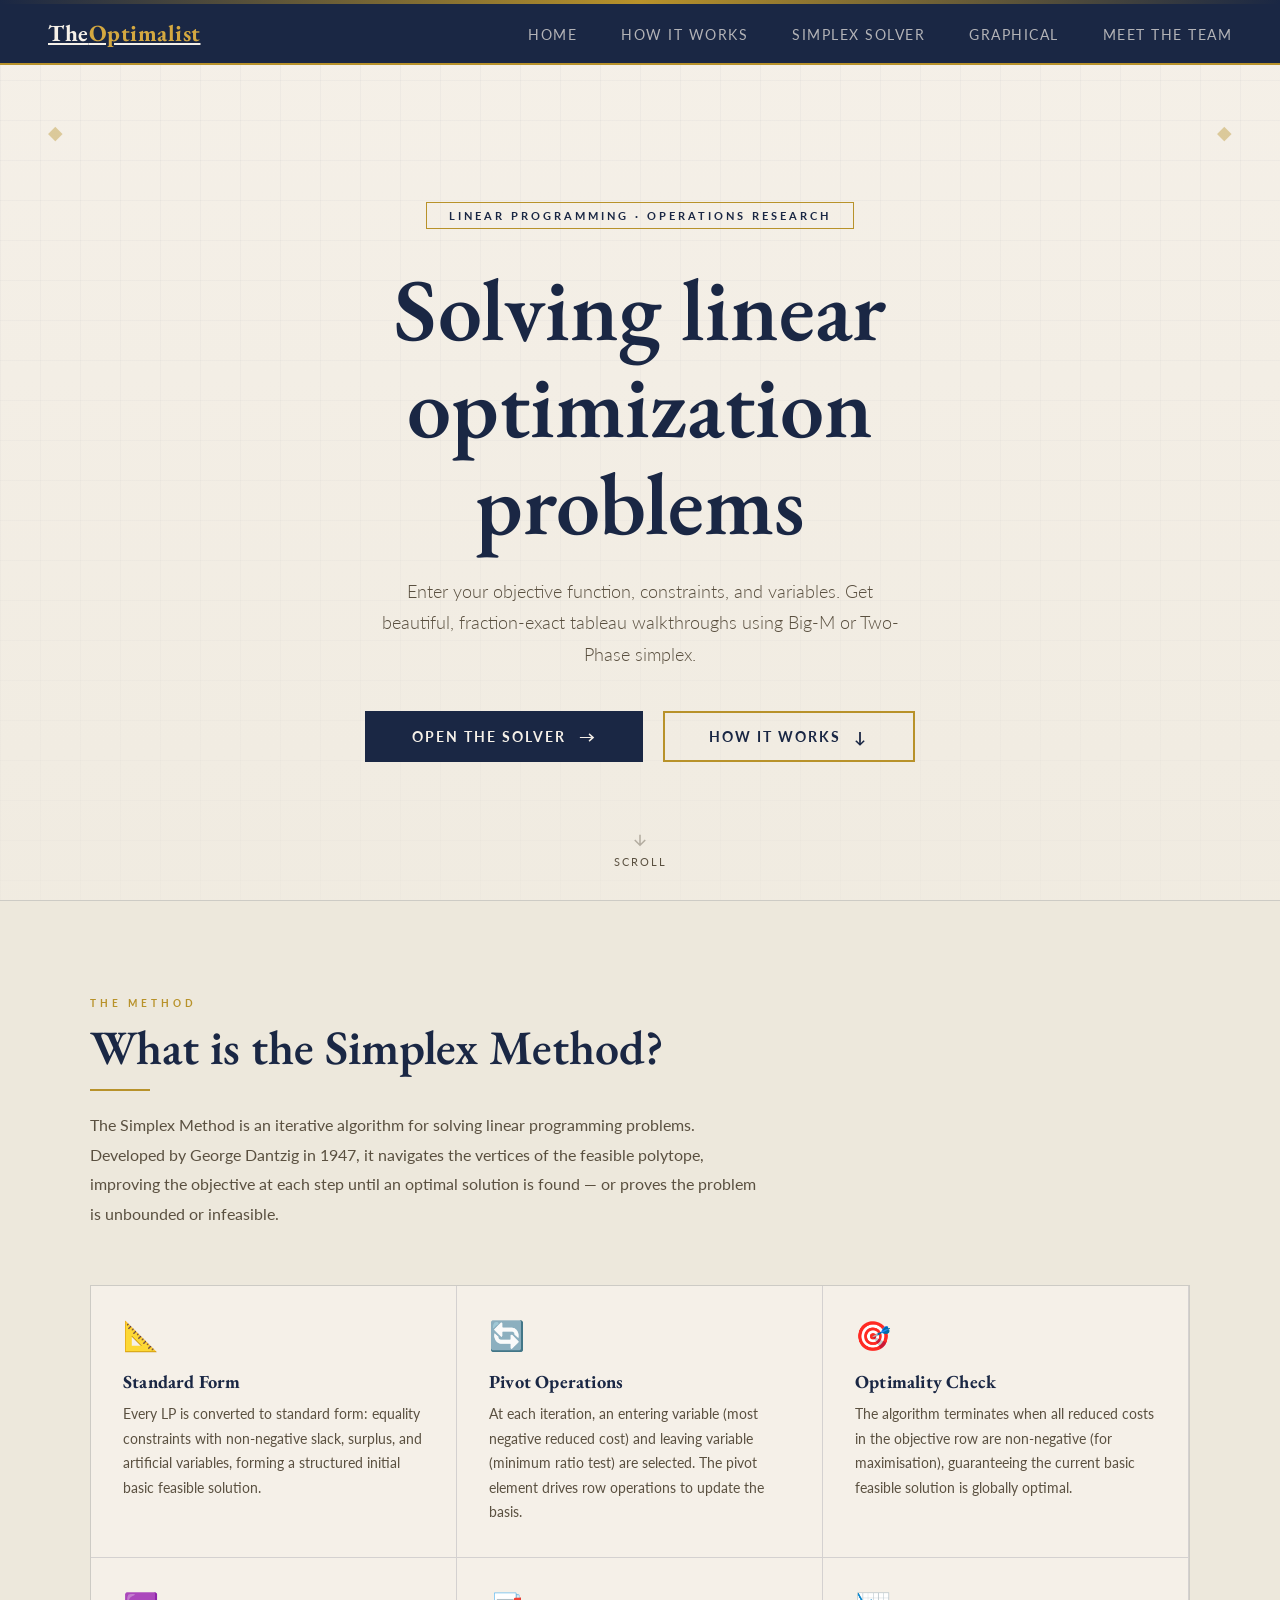
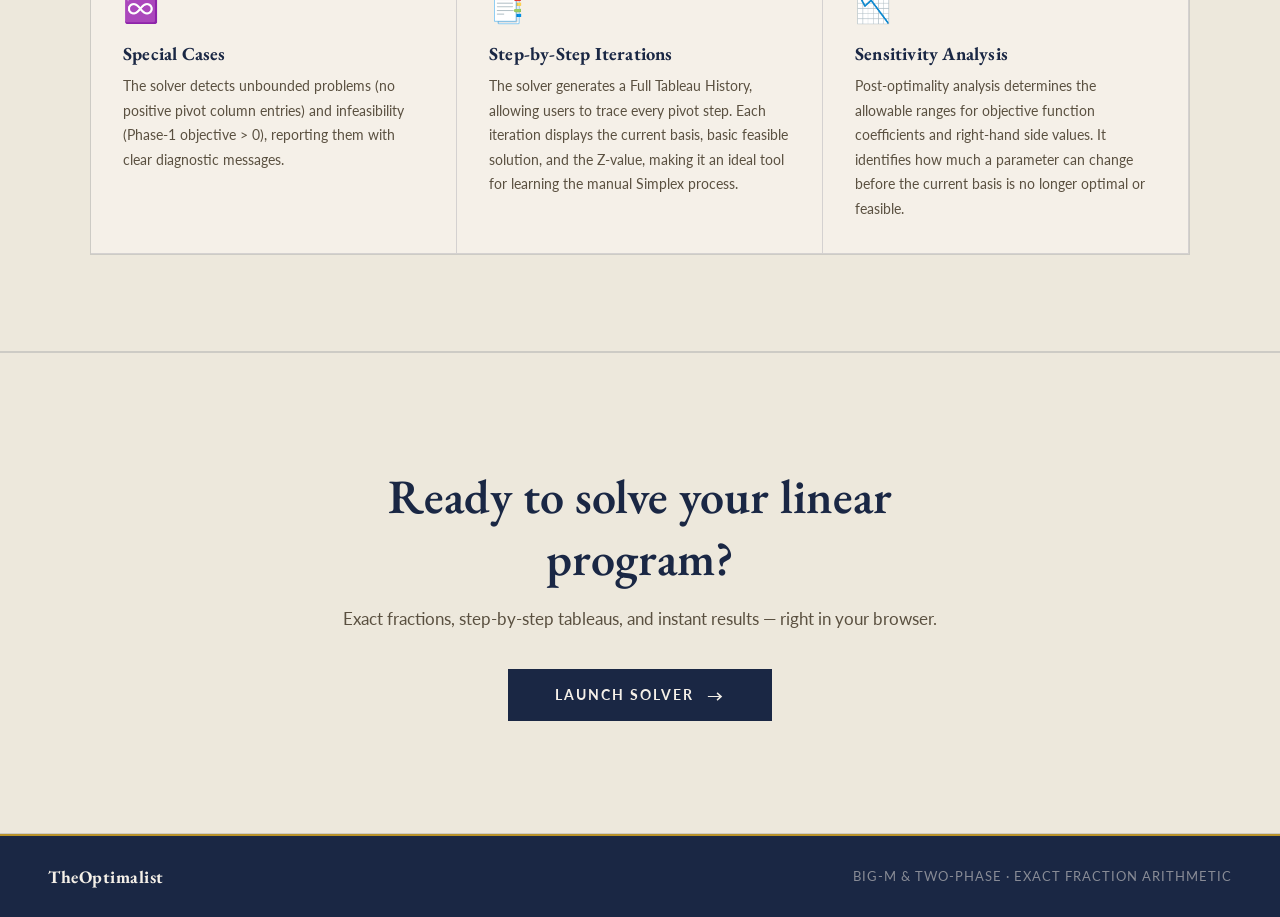
<file: index.html>
<!DOCTYPE html>
<html lang="en">
<head>
  <meta charset="UTF-8" />
  <meta name="viewport" content="width=device-width, initial-scale=1.0"/>
  <title>Optimalist — Linear Programming Solver</title>
  <link rel="preconnect" href="https://fonts.googleapis.com">
  <link href="https://fonts.googleapis.com/css2?family=EB+Garamond:ital,wght@0,400;0,500;0,600;0,700;1,400;1,600&family=Libre+Baskerville:ital,wght@0,400;0,700;1,400&family=Source+Code+Pro:wght@400;500&family=Lato:wght@300;400;700&display=swap" rel="stylesheet">
  <style>
    *, *::before, *::after { box-sizing: border-box; margin: 0; padding: 0; }

    :root {
      --cream: #f5f0e8;
      --parchment: #ede8dc;
      --dark-parchment: #ddd5c5;
      --navy: #1a2744;
      --navy-mid: #2c3e6b;
      --gold: #b8922a;
      --gold-light: #d4a840;
      --gold-pale: #f0e0b0;
      --text: #1c1c1c;
      --muted: #5a5040;
      --rule: rgba(26,39,68,0.15);
      --shadow: 0 2px 16px rgba(26,39,68,0.1);
      --shadow-lg: 0 8px 40px rgba(26,39,68,0.14);
    }

    html { scroll-behavior: smooth; }

    body {
      font-family: 'Lato', sans-serif;
      color: var(--text);
      min-height: 100vh;
      background-color: var(--cream);
      background-image:
        linear-gradient(rgba(26,39,68,0.03) 1px, transparent 1px),
        linear-gradient(90deg, rgba(26,39,68,0.03) 1px, transparent 1px);
      background-size: 40px 40px;
      position: relative;
      overflow-x: hidden;
    }

    /* No blobs — keep for HTML structure compatibility */
    .blob { display: none; }

    /* Decorative top rule */
    body::before {
      content: '';
      position: fixed;
      top: 0; left: 0; right: 0;
      height: 4px;
      background: linear-gradient(90deg, var(--navy), var(--gold), var(--navy));
      z-index: 999;
    }

    /* NAV */
    nav {
      position: fixed; top: 4px; left: 0; right: 0; z-index: 100;
      display: flex; align-items: center; justify-content: space-between;
      padding: 0.9rem 3rem;
      background: var(--navy);
      border-bottom: 2px solid var(--gold);
    }

    .nav-logo {
      font-family: 'EB Garamond', serif;
      font-size: 1.45rem;
      font-weight: 700;
      color: var(--cream);
      letter-spacing: 0.5px;
    }
    .nav-logo span { color: var(--gold-light); }

    .nav-links a {
      text-decoration: none;
      color: rgba(245,240,232,0.7);
      font-size: 0.85rem;
      font-weight: 400;
      letter-spacing: 1.5px;
      text-transform: uppercase;
      margin-left: 2.5rem;
      transition: color 0.2s;
    }
    .nav-links a:hover { color: var(--gold-light); }

    /* HERO */
    .hero {
      position: relative; z-index: 1;
      min-height: 100vh;
      display: flex; flex-direction: column;
      align-items: center; justify-content: center;
      text-align: center;
      padding: 8rem 2rem 4rem;
      background: linear-gradient(180deg, rgba(245,240,232,0) 0%, rgba(237,232,220,0.6) 100%);
    }

    /* Decorative corner elements */
    .hero::before, .hero::after {
      content: '◆';
      position: absolute;
      font-size: 1.2rem;
      color: var(--gold);
      opacity: 0.4;
    }
    .hero::before { top: 120px; left: 3rem; }
    .hero::after  { top: 120px; right: 3rem; }

    .hero-tag {
      display: inline-block;
      background: transparent;
      border: 1px solid var(--gold);
      color: var(--navy);
      font-size: 0.7rem;
      font-weight: 700;
      letter-spacing: 3px;
      text-transform: uppercase;
      padding: 0.4rem 1.4rem;
      margin-bottom: 2rem;
      font-family: 'Lato', sans-serif;
    }

    .hero h1 {
      font-family: 'EB Garamond', serif;
      font-size: clamp(3rem, 8vw, 5.5rem);
      font-weight: 600;
      line-height: 1.1;
      color: var(--navy);
      max-width: 800px;
      margin-bottom: 1.5rem;
    }

    .hero h1 em {
      font-style: italic;
      color: var(--gold);
      position: relative;
    }

    .hero p {
      font-size: 1.1rem;
      color: var(--muted);
      max-width: 520px;
      line-height: 1.8;
      margin-bottom: 2.5rem;
      font-weight: 300;
      font-family: 'Lato', sans-serif;
    }

    .btn-primary {
      display: inline-flex;
      align-items: center;
      gap: 0.8rem;
      background: var(--navy);
      color: var(--cream);
      text-decoration: none;
      font-size: 0.85rem;
      font-weight: 700;
      letter-spacing: 2px;
      text-transform: uppercase;
      padding: 0.9rem 2.8rem;
      border: 2px solid var(--navy);
      transition: background 0.2s ease, color 0.2s ease, border-color 0.2s;
      position: relative;
    }
    .btn-primary:hover {
      background: var(--gold);
      border-color: var(--gold);
      color: var(--navy);
    }

    .btn-arrow { font-size: 1rem; transition: transform 0.2s; }
    .btn-primary:hover .btn-arrow { transform: translateX(4px); }

    .hero-btns {
      display: flex;
      gap: 1.2rem;
      align-items: center;
      flex-wrap: wrap;
      justify-content: center;
    }

    .btn-secondary {
      display: inline-flex;
      align-items: center;
      gap: 0.8rem;
      background: transparent;
      color: var(--navy);
      text-decoration: none;
      font-size: 0.85rem;
      font-weight: 700;
      letter-spacing: 2px;
      text-transform: uppercase;
      padding: 0.9rem 2.8rem;
      border: 2px solid var(--gold);
      transition: background 0.2s ease, color 0.2s ease;
    }
    .btn-secondary:hover {
      background: var(--gold);
      color: var(--navy);
    }
    .btn-secondary .btn-arrow { font-size: 1rem; transition: transform 0.2s; }
    .btn-secondary:hover .btn-arrow { transform: translateY(3px); }

    /* SCROLL INDICATOR */
    .scroll-hint {
      position: absolute; bottom: 2rem;
      display: flex; flex-direction: column; align-items: center;
      gap: 0.4rem;
      color: var(--muted); font-size: 0.7rem; letter-spacing: 2px;
      animation: bounce 2s ease-in-out infinite;
      text-transform: uppercase;
    }
    .scroll-hint svg { opacity: 0.4; }
    @keyframes bounce { 0%,100%{transform:translateY(0)} 50%{transform:translateY(6px)} }

    /* SECTION WRAPPER */
    section { position: relative; z-index: 1; }

    /* WHAT IS SIMPLEX */
    .section-edu {
      padding: 6rem 2rem;
      background: var(--parchment);
      border-top: 1px solid var(--rule);
      border-bottom: 1px solid var(--rule);
    }
    .section-inner {
      max-width: 1100px;
      margin: 0 auto;
    }
    .section-label {
      font-size: 0.65rem;
      letter-spacing: 4px;
      text-transform: uppercase;
      color: var(--gold);
      font-weight: 700;
      margin-bottom: 0.6rem;
      font-family: 'Lato', sans-serif;
    }
    .section-title {
      font-family: 'EB Garamond', serif;
      font-size: clamp(2rem, 5vw, 3rem);
      font-weight: 600;
      color: var(--navy);
      margin-bottom: 0.6rem;
      line-height: 1.2;
    }
    /* Decorative rule under section titles */
    .section-title::after {
      content: '';
      display: block;
      width: 60px;
      height: 2px;
      background: var(--gold);
      margin-top: 0.8rem;
      margin-bottom: 1.2rem;
    }
    .section-desc {
      color: var(--muted);
      font-size: 1rem;
      line-height: 1.85;
      max-width: 680px;
      margin-bottom: 3.5rem;
      font-weight: 400;
    }

    /* ACADEMIC CARDS */
    .cards-grid {
      display: grid;
      grid-template-columns: repeat(auto-fit, minmax(280px, 1fr));
      gap: 0;
      border: 1px solid var(--rule);
    }

    .glass-card {
      background: var(--cream);
      border: none;
      border-right: 1px solid var(--rule);
      border-bottom: 1px solid var(--rule);
      border-radius: 0;
      padding: 2rem;
      box-shadow: none;
      transition: background 0.25s ease;
      position: relative;
    }
    .glass-card:hover {
      background: var(--gold-pale);
      transform: none;
      box-shadow: none;
    }
    .glass-card::before {
      content: '';
      position: absolute;
      top: 0; left: 0;
      width: 3px; height: 100%;
      background: var(--gold);
      opacity: 0;
      transition: opacity 0.25s;
    }
    .glass-card:hover::before { opacity: 1; }

    .card-icon {
      font-size: 1.8rem;
      margin-bottom: 1rem;
      display: block;
    }
    .card-title {
      font-family: 'EB Garamond', serif;
      font-size: 1.15rem;
      font-weight: 700;
      color: var(--navy);
      margin-bottom: 0.6rem;
      letter-spacing: 0.2px;
    }
    .card-text {
      font-size: 0.9rem;
      color: var(--muted);
      line-height: 1.7;
    }

    /* HOW IT WORKS */
    .section-how {
      padding: 6rem 2rem;
      background: var(--cream);
    }
    .steps-list {
      display: grid;
      grid-template-columns: repeat(auto-fit, minmax(220px, 1fr));
      gap: 0;
      margin-top: 3rem;
      border: 1px solid var(--rule);
    }
    .step {
      background: transparent;
      border: none;
      border-right: 1px solid var(--rule);
      border-radius: 0;
      padding: 2rem 1.8rem;
      box-shadow: none;
      position: relative;
      overflow: hidden;
    }
    .step::before {
      content: '';
      position: absolute; top: 0; left: 0; right: 0; height: 2px;
      background: var(--gold);
    }
    .step-num {
      font-family: 'EB Garamond', serif;
      font-size: 3.5rem;
      font-weight: 400;
      color: rgba(26,39,68,0.08);
      line-height: 1;
      margin-bottom: 0.5rem;
    }
    .step-title {
      font-family: 'EB Garamond', serif;
      font-weight: 700;
      font-size: 1.05rem;
      color: var(--navy);
      margin-bottom: 0.5rem;
    }
    .step-text {
      font-size: 0.875rem;
      color: var(--muted);
      line-height: 1.7;
    }

    /* FORMULA DISPLAY */
    .formula-card {
      background: var(--navy);
      border: none;
      border-radius: 0;
      padding: 3rem;
      box-shadow: var(--shadow-lg);
      margin-top: 3.5rem;
      display: flex;
      align-items: flex-start;
      gap: 3rem;
      flex-wrap: wrap;
    }
    .formula-block { flex: 1; min-width: 200px; }
    .formula-label {
      font-size: 0.65rem;
      letter-spacing: 3px;
      text-transform: uppercase;
      color: var(--gold-light);
      margin-bottom: 0.6rem;
      font-weight: 700;
      font-family: 'Lato', sans-serif;
    }
    .formula-text {
      font-family: 'Source Code Pro', monospace;
      font-size: 0.95rem;
      color: var(--cream);
      background: rgba(255,255,255,0.05);
      border: 1px solid rgba(184,146,42,0.3);
      padding: 1rem 1.4rem;
      border-radius: 0;
      line-height: 1.9;
    }

    /* CTA BAND */
    .cta-band {
      padding: 7rem 2rem;
      text-align: center;
      background: var(--parchment);
      border-top: 1px solid var(--rule);
      border-bottom: 1px solid var(--rule);
    }
    .cta-inner {
      max-width: 660px;
      margin: 0 auto;
    }
    .cta-band h2 {
      font-family: 'EB Garamond', serif;
      font-size: clamp(2rem, 5vw, 3rem);
      font-weight: 600;
      color: var(--navy);
      margin-bottom: 1.2rem;
    }
    .cta-band p {
      color: var(--muted);
      font-size: 1.05rem;
      margin-bottom: 2.5rem;
      font-weight: 400;
    }

    /* FOOTER */
    footer {
      position: relative; z-index: 1;
      padding: 1.8rem 3rem;
      display: flex;
      align-items: center;
      justify-content: space-between;
      background: var(--navy);
      border-top: 2px solid var(--gold);
      font-size: 0.8rem;
      color: rgba(245,240,232,0.5);
      letter-spacing: 1px;
      text-transform: uppercase;
    }
    footer .footer-logo {
      font-family: 'EB Garamond', serif;
      font-weight: 700;
      font-size: 1.1rem;
      color: var(--cream);
      letter-spacing: 0.5px;
      text-transform: none;
    }

    /* ANIMATIONS */
    .fade-up {
      opacity: 0;
      transform: translateY(24px);
      transition: opacity 0.7s ease, transform 0.7s ease;
    }
    .fade-up.visible {
      opacity: 1;
      transform: translateY(0);
    }
  </style>
</head>
<body>

  <!-- Background blobs -->
  <div class="blob blob-1"></div>
  <div class="blob blob-2"></div>
  <div class="blob blob-3"></div>

  <!-- NAV -->
  <nav>
    <a href="index.html" class="nav-logo">The<span>Optimalist</span></a>
    <div class="nav-links">
      <a href="index.html">Home</a>
      <a href="howitworks.html">How it Works</a>
      <a href="solver.html">Simplex Solver</a>
      <a href="graphical.html" class="active">Graphical</a>
      <a href="team.html">Meet the Team</a>
    </div>
  </nav>


  <!-- HERO -->
  <div class="hero">
    <div class="hero-tag">Linear Programming · Operations Research</div>
    <h1>Solving linear optimization problems</h1>
    <p>Enter your objective function, constraints, and variables. Get beautiful, fraction-exact tableau walkthroughs using Big-M or Two-Phase simplex.</p>
    <div class="hero-btns">
      <a href="solver.html" class="btn-primary">
        Open the Solver <span class="btn-arrow">→</span>
      </a>
      <a href="howitworks.html" class="btn-secondary">
        How it Works <span class="btn-arrow">↓</span>
      </a>
    </div>
    <div class="scroll-hint">
      <svg width="18" height="18" viewBox="0 0 24 24" fill="none" stroke="currentColor" stroke-width="2"><path d="M12 5v14M5 12l7 7 7-7"/></svg>
      SCROLL
    </div>
  </div>

  <!-- WHAT IS SIMPLEX -->
  <section class="section-edu">
    <div class="section-inner">
      <div class="fade-up">
        <div class="section-label">The Method</div>
        <h2 class="section-title">What is the Simplex Method?</h2>
        <p class="section-desc">
          The Simplex Method is an iterative algorithm for solving linear programming problems. Developed by George Dantzig in 1947, it navigates the vertices of the feasible polytope, improving the objective at each step until an optimal solution is found — or proves the problem is unbounded or infeasible.
        </p>
      </div>
      <div class="cards-grid fade-up" style="transition-delay:0.15s">
        <div class="glass-card">
          <span class="card-icon">📐</span>
          <div class="card-title">Standard Form</div>
          <div class="card-text">Every LP is converted to standard form: equality constraints with non-negative slack, surplus, and artificial variables, forming a structured initial basic feasible solution.</div>
        </div>
        <div class="glass-card">
          <span class="card-icon">🔄</span>
          <div class="card-title">Pivot Operations</div>
          <div class="card-text">At each iteration, an entering variable (most negative reduced cost) and leaving variable (minimum ratio test) are selected. The pivot element drives row operations to update the basis.</div>
        </div>
        <div class="glass-card">
          <span class="card-icon">🎯</span>
          <div class="card-title">Optimality Check</div>
          <div class="card-text">The algorithm terminates when all reduced costs in the objective row are non-negative (for maximisation), guaranteeing the current basic feasible solution is globally optimal.</div>
        </div>
        <div class="glass-card">
          <span class="card-icon">♾️</span>
          <div class="card-title">Special Cases</div>
          <div class="card-text">The solver detects unbounded problems (no positive pivot column entries) and infeasibility (Phase-1 objective > 0), reporting them with clear diagnostic messages.</div>
        </div>
        <div class="glass-card">
          <span class="card-icon">📑</span>
          <div class="card-title">Step-by-Step Iterations</div>
          <div class="card-text">The solver generates a Full Tableau History, allowing users to trace every pivot step. Each iteration displays the current basis, basic feasible solution, and the Z-value, making it an ideal tool for learning the manual Simplex process.</div>
        </div>
        <div class="glass-card">
          <span class="card-icon">📉</span>
          <div class="card-title">Sensitivity Analysis</div>
          <div class="card-text">Post-optimality analysis determines the allowable ranges for objective function coefficients and right-hand side values. It identifies how much a parameter can change before the current basis is no longer optimal or feasible.</div>
        </div>
      </div>
    </div>
  </section>

  <!-- CTA -->
  <section class="cta-band">
    <div class="cta-inner fade-up">
      <h2>Ready to solve your linear program?</h2>
      <p>Exact fractions, step-by-step tableaus, and instant results — right in your browser.</p>
      <a href="solver.html" class="btn-primary">
        Launch Solver <span class="btn-arrow">→</span>
      </a>
    </div>
  </section>

  <!-- FOOTER -->
  <footer>
    <div class="footer-logo">TheOptimalist</div>
    <div>Big-M &amp; Two-Phase · Exact Fraction Arithmetic</div>
  </footer>

  <script>
    // Intersection observer for fade-up
    const observer = new IntersectionObserver((entries) => {
      entries.forEach(e => { if (e.isIntersecting) { e.target.classList.add('visible'); } });
    }, { threshold: 0.12 });
    document.querySelectorAll('.fade-up').forEach(el => observer.observe(el));
  </script>
</body>
</html>
</file>
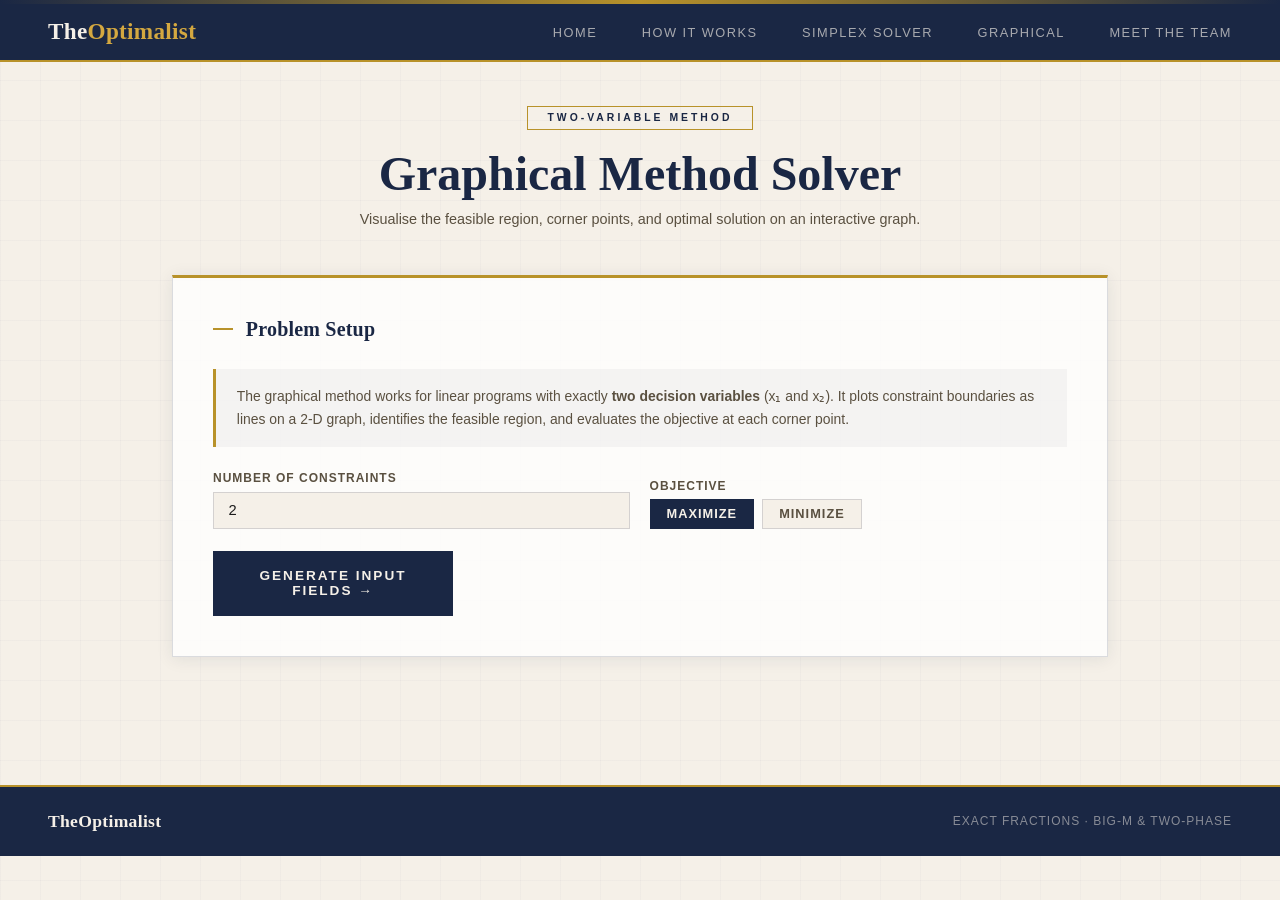
<file: graphical.html>
<!DOCTYPE html>
<html lang="en">

<head>
  <meta charset="UTF-8" />
  <meta name="viewport" content="width=device-width, initial-scale=1.0" />
  <title>Graphical Solver — TheOptimalist</title>
  <link rel="preconnect" href="https://fonts.googleapis.com">
  <link
    href="https://fonts.googleapis.com/css2?family=Playfair+Display:wght@400;700;900&family=DM+Sans:wght@300;400;500&family=JetBrains+Mono:wght@400;500&display=swap"
    rel="stylesheet">
  <style>
    *, *::before, *::after { box-sizing: border-box; margin: 0; padding: 0; }

    :root {
      --cream: #f5f0e8;
      --parchment: #ede8dc;
      --dark-parchment: #ddd5c5;
      --navy: #1a2744;
      --navy-mid: #2c3e6b;
      --gold: #b8922a;
      --gold-light: #d4a840;
      --gold-pale: #f5ead0;
      --text: #1c1c1c;
      --muted: #5a5040;
      --rule: rgba(26,39,68,0.15);
      --shadow: 0 2px 16px rgba(26,39,68,0.09);
      --shadow-lg: 0 8px 40px rgba(26,39,68,0.12);
      --accent-enter: #2a7a4e;
      --accent-leave: #b83232;
      --accent-pivot: #b8922a;
    }

    html { scroll-behavior: smooth; }

    body {
      font-family: 'Lato', sans-serif;
      color: var(--text);
      min-height: 100vh;
      background-color: var(--cream);
      background-image:
        linear-gradient(rgba(26,39,68,0.025) 1px, transparent 1px),
        linear-gradient(90deg, rgba(26,39,68,0.025) 1px, transparent 1px);
      background-size: 40px 40px;
      overflow-x: hidden;
    }

    body::before {
      content: '';
      position: fixed;
      top: 0; left: 0; right: 0;
      height: 4px;
      background: linear-gradient(90deg, var(--navy), var(--gold), var(--navy));
      z-index: 999;
    }

    nav {
      position: sticky; top: 4px; z-index: 200;
      display: flex; align-items: center; justify-content: space-between;
      padding: 0.9rem 3rem;
      background: var(--navy);
      border-bottom: 2px solid var(--gold);
    }
    .nav-logo { font-family: 'EB Garamond', serif; font-size: 1.45rem; font-weight: 700; color: var(--cream); text-decoration: none; letter-spacing: 0.3px; }
    .nav-logo span { color: var(--gold-light); }
    .nav-links a { text-decoration: none; color: rgba(245,240,232,0.65); font-size: 0.8rem; font-weight: 400; letter-spacing: 1.5px; text-transform: uppercase; margin-left: 2.5rem; transition: color 0.2s; }
    .nav-links a:hover, .nav-links a.active { color: var(--gold-light); }

    .page { position: relative; z-index: 1; max-width: 1000px; margin: 0 auto; padding: 3rem 2rem 6rem; }

    .page-header { text-align: center; margin-bottom: 3rem; }
    .page-tag { display: inline-block; background: transparent; border: 1px solid var(--gold); color: var(--navy); font-size: 0.65rem; letter-spacing: 3px; text-transform: uppercase; padding: 0.35rem 1.2rem; margin-bottom: 1rem; font-family: 'Lato', sans-serif; font-weight: 700; }
    .page-title { font-family: 'EB Garamond', serif; font-size: clamp(2rem, 5vw, 3rem); font-weight: 600; color: var(--navy); }
    .page-sub { margin-top: 0.6rem; font-size: 0.9rem; color: var(--muted); }

    .panel {
      background: rgba(255,255,255,0.8);
      border: 1px solid var(--rule);
      border-top: 3px solid var(--gold);
      border-radius: 0;
      padding: 2.5rem;
      box-shadow: var(--shadow);
      margin-bottom: 2rem;
    }
    .panel-title {
      font-family: 'EB Garamond', serif;
      font-size: 1.25rem;
      font-weight: 700;
      color: var(--navy);
      margin-bottom: 1.8rem;
      display: flex;
      align-items: center;
      gap: 0.8rem;
      letter-spacing: 0.2px;
    }
    .panel-title::before {
      content: '';
      display: block;
      width: 20px; height: 2px;
      background: var(--gold);
    }

    .form-row { display: flex; gap: 1.2rem; flex-wrap: wrap; margin-bottom: 1.4rem; align-items: flex-end; }
    .form-group { display: flex; flex-direction: column; gap: 0.4rem; flex: 1; min-width: 140px; }
    .form-group label { font-size: 0.75rem; font-weight: 700; color: var(--muted); letter-spacing: 1px; text-transform: uppercase; }

    input[type="number"],
    input[type="text"],
    select {
      background: var(--cream);
      border: 1.5px solid var(--rule);
      border-radius: 0;
      padding: 0.6rem 0.9rem;
      font-size: 0.92rem;
      color: var(--text);
      font-family: 'Lato', sans-serif;
      outline: none;
      transition: border-color 0.2s, box-shadow 0.2s;
      width: 100%;
    }
    input:focus, select:focus {
      border-color: var(--gold);
      box-shadow: 0 0 0 2px rgba(184,146,42,0.12);
    }

    .radio-group { display: flex; gap: 0.5rem; flex-wrap: wrap; }
    .radio-btn input { display: none; }
    .radio-btn label {
      display: inline-block;
      padding: 0.4rem 1rem;
      border-radius: 0;
      border: 1.5px solid var(--rule);
      font-size: 0.8rem;
      font-weight: 700;
      letter-spacing: 1px;
      text-transform: uppercase;
      color: var(--muted);
      cursor: pointer;
      transition: all 0.18s;
      background: var(--cream);
    }
    .radio-btn input:checked + label {
      background: var(--navy);
      color: var(--cream);
      border-color: var(--navy);
    }

    .btn-solve {
      width: 100%;
      padding: 0.95rem;
      background: var(--navy);
      color: var(--cream);
      border: 2px solid var(--navy);
      border-radius: 0;
      font-size: 0.85rem;
      font-weight: 700;
      letter-spacing: 2px;
      text-transform: uppercase;
      font-family: 'Lato', sans-serif;
      cursor: pointer;
      box-shadow: none;
      transition: background 0.2s, color 0.2s, border-color 0.2s;
    }
    .btn-solve:hover { background: var(--gold); border-color: var(--gold); color: var(--navy); }
    .btn-solve:active { opacity: 0.9; }

    /* Constraint builder table */
    .g-con-table { border-collapse: collapse; width: 100%; }
    .g-con-table th {
      font-size: 0.7rem; font-weight: 700; color: var(--navy);
      letter-spacing: 1.5px; text-transform: uppercase;
      padding: 0.5rem 0.5rem 0.8rem;
      text-align: center;
      border-bottom: 2px solid var(--gold);
      background: var(--parchment);
    }
    .g-con-table td { padding: 0.35rem 0.4rem; text-align: center; vertical-align: middle; }
    .g-con-table input[type="text"] { text-align: center; padding: 0.5rem 0.4rem; font-family: 'JetBrains Mono', monospace; font-size: 0.9rem; min-width: 60px; }
    .g-con-table .row-label { font-family: 'EB Garamond', serif; font-size: 0.95rem; font-weight: 700; color: var(--navy); white-space: nowrap; text-align: left; padding-right: 0.6rem; }
    .g-con-table select { padding: 0.5rem 0.3rem; min-width: 64px; font-size: 0.85rem; }
    .g-con-table .op-sym { font-family: 'EB Garamond', serif; font-weight: 700; color: var(--navy); font-size: 1rem; }

    /* Obj function row */
    .obj-row { display: flex; align-items: center; gap: 0.6rem; flex-wrap: wrap; font-family: 'JetBrains Mono', monospace; font-size: 0.95rem; color: var(--navy); }
    .obj-row input { max-width: 80px; text-align: center; }
    .obj-sym { font-family: 'EB Garamond', serif; font-weight: 700; font-size: 1.1rem; color: var(--navy); }

    /* Result styles */
    .result-banner {
      border-radius: 0;
      padding: 1.2rem 2rem;
      margin-bottom: 1.5rem;
      font-weight: 500;
      display: flex;
      align-items: center;
      gap: 1rem;
      border-left: 4px solid;
    }
    .result-banner.optimal  { background: rgba(42,122,78,0.07);  border-color: var(--accent-enter); color: #1a4a30; }
    .result-banner.unbounded { background: rgba(184,146,42,0.08); border-color: var(--gold);         color: #5a3e0a; }
    .result-banner.infeasible { background: rgba(184,50,50,0.07); border-color: var(--accent-leave); color: #5a1a1a; }
    .result-banner .banner-icon { font-size: 1.6rem; }

    .solution-grid { display: grid; grid-template-columns: repeat(auto-fit, minmax(140px, 1fr)); gap: 0; margin: 1.5rem 0; border: 1px solid var(--rule); }
    .solution-card { background: var(--cream); border: none; border-right: 1px solid var(--rule); border-radius: 0; padding: 1.2rem; text-align: center; }
    .solution-card .var-name { font-size: 0.7rem; color: var(--muted); letter-spacing: 2px; text-transform: uppercase; margin-bottom: 0.4rem; font-weight: 700; }
    .solution-card .var-val { font-family: 'JetBrains Mono', monospace; font-size: 1.4rem; font-weight: 500; color: var(--navy); }
    .solution-card.z-card { background: var(--navy); border-color: var(--navy); }
    .solution-card.z-card .var-name { color: var(--gold-light); }
    .solution-card.z-card .var-val { color: var(--cream); }

    .notes-list { list-style: none; padding: 0; }
    .notes-list li { display: flex; align-items: flex-start; gap: 0.6rem; font-size: 0.88rem; color: var(--muted); padding: 0.45rem 0; border-bottom: 1px solid var(--rule); line-height: 1.6; }
    .notes-list li:last-child { border-bottom: none; }
    .notes-list li::before { content: '→'; color: var(--gold); flex-shrink: 0; margin-top: 2px; }

    .divider { height: 1px; background: var(--rule); margin: 2rem 0; }

    /* Info box */
    .info-box {
      background: rgba(26,39,68,0.04);
      border-left: 3px solid var(--gold);
      padding: 1rem 1.3rem;
      font-size: 0.87rem;
      color: var(--muted);
      line-height: 1.65;
      margin-bottom: 1.5rem;
    }

    footer { position: relative; z-index: 1; padding: 1.5rem 3rem; border-top: 2px solid var(--gold); background: var(--navy); display: flex; justify-content: space-between; align-items: center; font-size: 0.75rem; color: rgba(245,240,232,0.5); letter-spacing: 1px; text-transform: uppercase; }
    footer .footer-logo { font-family: 'EB Garamond', serif; font-weight: 700; font-size: 1.1rem; color: var(--cream); letter-spacing: 0.3px; text-transform: none; }

    @media(max-width:600px){
      nav { padding: 0.8rem 1.2rem; }
      .nav-links a { margin-left: 1rem; }
      .panel { padding: 1.5rem; }
      .page { padding: 2rem 1rem 5rem; }
      .obj-row input { max-width: 60px; }
    }
  </style>
</head>

<body>

  <nav>
    <a href="index.html" class="nav-logo">The<span>Optimalist</span></a>
    <div class="nav-links">
      <a href="index.html">Home</a>
      <a href="howitworks.html">How it Works</a>
      <a href="solver.html">Simplex Solver</a>
      <a href="graphical.html">Graphical</a>
      <a href="team.html">Meet the Team</a>
    </div>
  </nav>

  <main class="page">
    <div class="page-header">
      <div class="page-tag">Two-Variable Method</div>
      <h1 class="page-title">Graphical Method Solver</h1>
      <p class="page-sub">Visualise the feasible region, corner points, and optimal solution on an interactive graph.</p>
    </div>

    <!-- ── STEP 1: Problem Setup ── -->
    <div class="panel">
      <div class="panel-title">Problem Setup</div>

      <div class="info-box">
        The graphical method works for linear programs with exactly <strong>two decision variables</strong> (x₁ and x₂).
        It plots constraint boundaries as lines on a 2-D graph, identifies the feasible region, and evaluates the objective at each corner point.
      </div>

      <div class="form-row">
        <div class="form-group">
          <label>Number of Constraints</label>
          <input type="number" id="gNumCons" min="1" max="8" value="2">
        </div>
        <div class="form-group">
          <label>Objective</label>
          <div class="radio-group">
            <div class="radio-btn">
              <input type="radio" name="gObjective" id="gObjMax" value="max" checked>
              <label for="gObjMax">Maximize</label>
            </div>
            <div class="radio-btn">
              <input type="radio" name="gObjective" id="gObjMin" value="min">
              <label for="gObjMin">Minimize</label>
            </div>
          </div>
        </div>
      </div>

      <button class="btn-solve" style="max-width:240px" onclick="gGenerateForm()">
        Generate Input Fields →
      </button>
    </div>

    <!-- ── STEP 2: Objective + Constraints ── -->
    <div id="gFormArea" style="display:none">

      <div class="panel">
        <div class="panel-title">Objective Function</div>
        <p style="font-size:0.78rem;color:var(--muted);letter-spacing:1px;text-transform:uppercase;font-weight:700;margin-bottom:1rem;">Z =</p>
        <div class="obj-row">
          <input type="text" id="gObj1" value="0" />
          <span class="obj-sym">x₁</span>
          <span class="obj-sym">+</span>
          <input type="text" id="gObj2" value="0" />
          <span class="obj-sym">x₂</span>
        </div>
        <p style="font-size:0.78rem;color:var(--muted);margin-top:0.8rem;">Non-negativity constraints x₁ ≥ 0, x₂ ≥ 0 are always assumed.</p>
      </div>

      <div class="panel">
        <div class="panel-title">Constraints</div>
        <div style="overflow-x:auto;">
          <table class="g-con-table">
            <thead>
              <tr>
                <th style="text-align:left">Row</th>
                <th>Coeff of x₁</th>
                <th></th>
                <th>Coeff of x₂</th>
                <th></th>
                <th>Sign</th>
                <th>RHS</th>
              </tr>
            </thead>
            <tbody id="gConBody"></tbody>
          </table>
        </div>
      </div>

      <button class="btn-solve" onclick="gSolve()">
        ⚡ Solve Graphically
      </button>
    </div>

    <!-- ── RESULTS ── -->
    <div id="gResults" style="display:none; margin-top: 2rem;">
      <div class="divider"></div>
      <div id="gResultsInner"></div>
    </div>

  </main>

  <footer>
    <div class="footer-logo">TheOptimalist</div>
    <div>Exact Fractions · Big-M &amp; Two-Phase</div>
  </footer>


  <script src="graphical.js"></script>

</body>
</html>
</file>
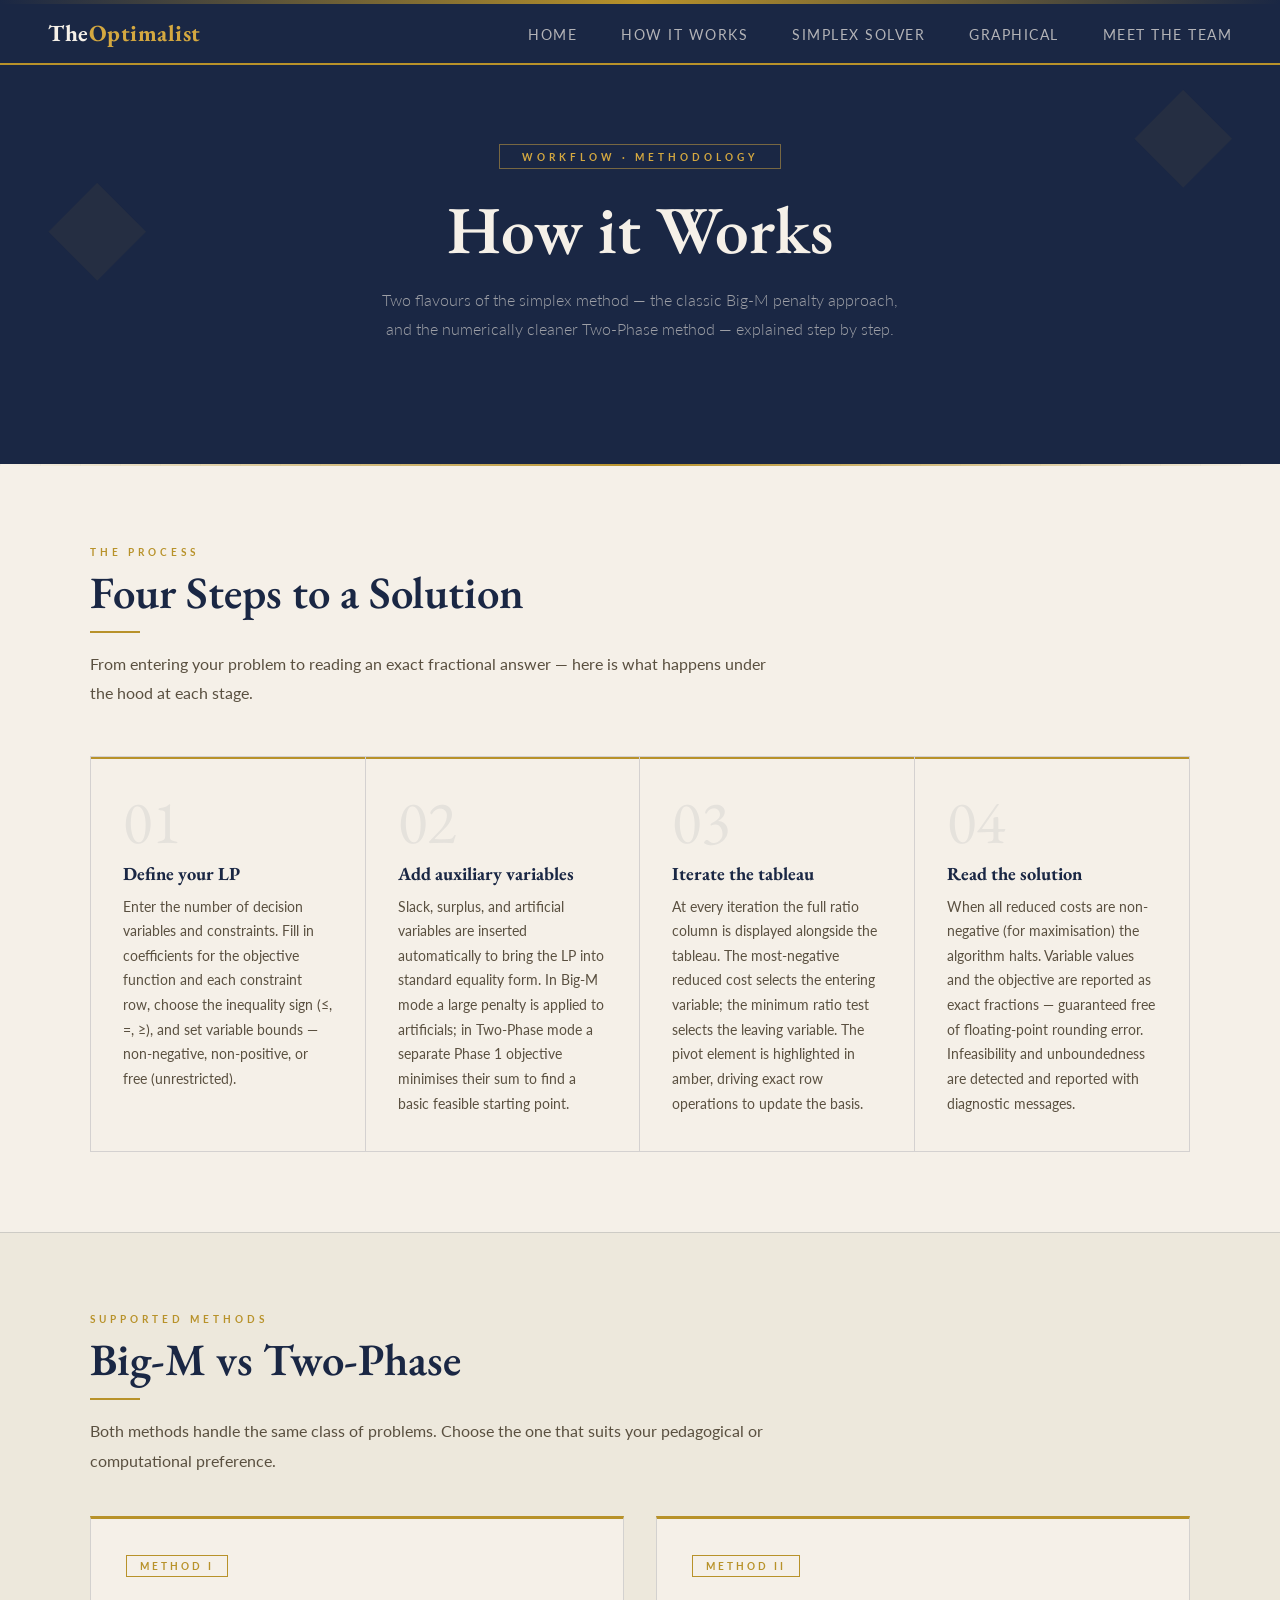
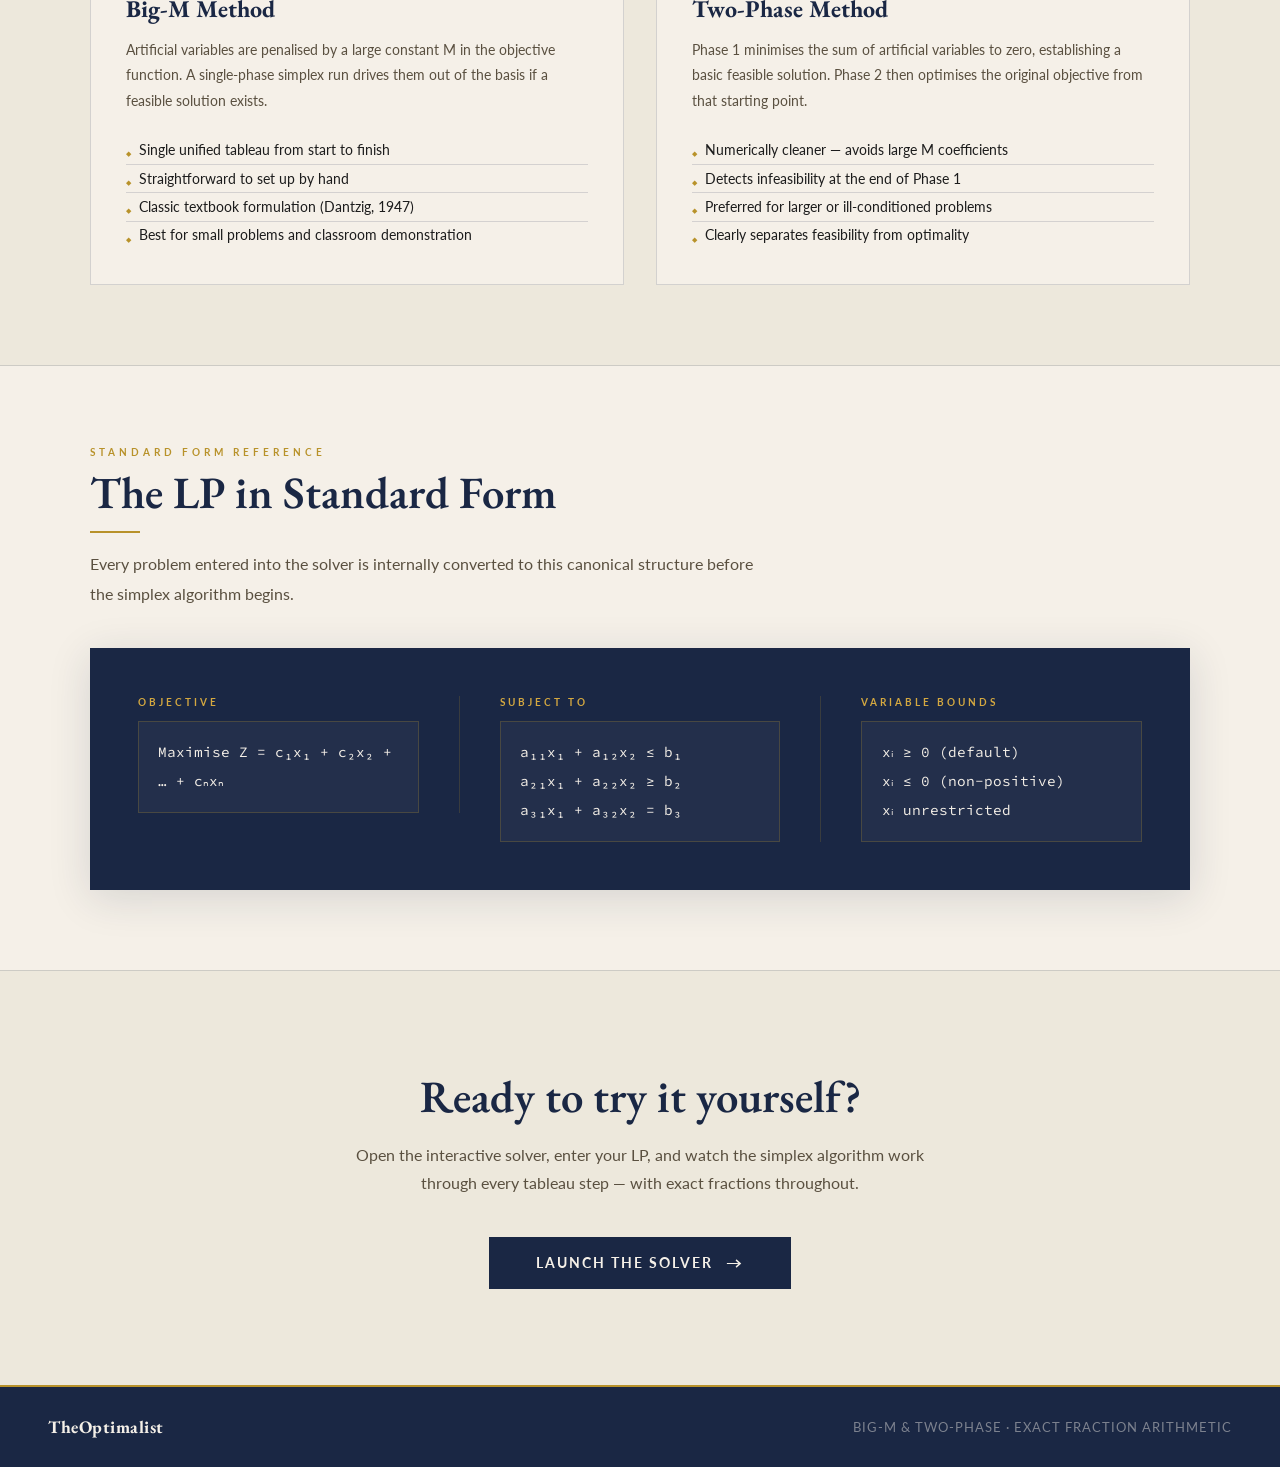
<file: howitworks.html>
<!DOCTYPE html>
<html lang="en">
<head>
  <meta charset="UTF-8" />
  <meta name="viewport" content="width=device-width, initial-scale=1.0"/>
  <title>How it Works — SimplexSolve</title>
  <link rel="preconnect" href="https://fonts.googleapis.com">
  <link href="https://fonts.googleapis.com/css2?family=EB+Garamond:ital,wght@0,400;0,500;0,600;0,700;1,400;1,600&family=Source+Code+Pro:wght@400;500&family=Lato:wght@300;400;700&display=swap" rel="stylesheet">
  <style>
    *, *::before, *::after { box-sizing: border-box; margin: 0; padding: 0; }

    :root {
      --cream: #f5f0e8;
      --parchment: #ede8dc;
      --dark-parchment: #ddd5c5;
      --navy: #1a2744;
      --navy-mid: #2c3e6b;
      --gold: #b8922a;
      --gold-light: #d4a840;
      --gold-pale: #f0e0b0;
      --text: #1c1c1c;
      --muted: #5a5040;
      --rule: rgba(26,39,68,0.15);
      --shadow: 0 2px 16px rgba(26,39,68,0.1);
      --shadow-lg: 0 8px 40px rgba(26,39,68,0.14);
    }

    html { scroll-behavior: smooth; }

    body {
      font-family: 'Lato', sans-serif;
      color: var(--text);
      min-height: 100vh;
      background-color: var(--cream);
      background-image:
        linear-gradient(rgba(26,39,68,0.03) 1px, transparent 1px),
        linear-gradient(90deg, rgba(26,39,68,0.03) 1px, transparent 1px);
      background-size: 40px 40px;
      overflow-x: hidden;
    }

    /* Decorative top rule */
    body::before {
      content: '';
      position: fixed;
      top: 0; left: 0; right: 0;
      height: 4px;
      background: linear-gradient(90deg, var(--navy), var(--gold), var(--navy));
      z-index: 999;
    }

    /* NAV */
    nav {
      position: fixed; top: 4px; left: 0; right: 0; z-index: 100;
      display: flex; align-items: center; justify-content: space-between;
      padding: 0.9rem 3rem;
      background: var(--navy);
      border-bottom: 2px solid var(--gold);
    }

    .nav-logo {
      font-family: 'EB Garamond', serif;
      font-size: 1.45rem;
      font-weight: 700;
      color: var(--cream);
      letter-spacing: 0.5px;
      text-decoration: none;
    }
    .nav-logo span { color: var(--gold-light); }

    .nav-links a {
      text-decoration: none;
      color: rgba(245,240,232,0.7);
      font-size: 0.85rem;
      font-weight: 400;
      letter-spacing: 1.5px;
      text-transform: uppercase;
      margin-left: 2.5rem;
      transition: color 0.2s;
    }
    .nav-links a:hover,
    .nav-links a.active { color: var(--gold-light); }

    /* PAGE HERO BANNER */
    .page-banner {
      padding: 9rem 2rem 5rem;
      background: var(--navy);
      text-align: center;
      position: relative;
      overflow: hidden;
    }

    .page-banner::before, .page-banner::after {
      content: '◆';
      position: absolute;
      font-size: 8rem;
      color: rgba(184,146,42,0.07);
      pointer-events: none;
    }
    .page-banner::before { top: 30%; left: 3rem; }
    .page-banner::after  { top: 10%; right: 3rem; }

    .banner-tag {
      display: inline-block;
      border: 1px solid rgba(212,168,64,0.5);
      color: var(--gold-light);
      font-size: 0.65rem;
      font-weight: 700;
      letter-spacing: 4px;
      text-transform: uppercase;
      padding: 0.35rem 1.4rem;
      margin-bottom: 1.5rem;
      font-family: 'Lato', sans-serif;
    }

    .page-banner h1 {
      font-family: 'EB Garamond', serif;
      font-size: clamp(2.5rem, 6vw, 4.2rem);
      font-weight: 600;
      color: var(--cream);
      line-height: 1.1;
      margin-bottom: 1.2rem;
    }

    .page-banner h1 em {
      font-style: italic;
      color: var(--gold-light);
    }

    .page-banner p {
      font-size: 1rem;
      color: rgba(245,240,232,0.6);
      max-width: 520px;
      line-height: 1.8;
      margin: 0 auto 2.5rem;
      font-weight: 300;
    }

    /* Gold rule divider below banner */
    .banner-rule {
      width: 100%;
      height: 2px;
      background: linear-gradient(90deg, transparent, var(--gold), transparent);
      margin: 0;
    }

    /* SECTION SHARED */
    section { position: relative; z-index: 1; }

    .section-inner {
      max-width: 1100px;
      margin: 0 auto;
    }

    .section-label {
      font-size: 0.65rem;
      letter-spacing: 4px;
      text-transform: uppercase;
      color: var(--gold);
      font-weight: 700;
      margin-bottom: 0.5rem;
      font-family: 'Lato', sans-serif;
    }

    .section-title {
      font-family: 'EB Garamond', serif;
      font-size: clamp(1.8rem, 4vw, 2.8rem);
      font-weight: 600;
      color: var(--navy);
      line-height: 1.2;
    }
    .section-title::after {
      content: '';
      display: block;
      width: 50px;
      height: 2px;
      background: var(--gold);
      margin-top: 0.7rem;
      margin-bottom: 1rem;
    }

    .section-desc {
      color: var(--muted);
      font-size: 1rem;
      line-height: 1.85;
      max-width: 680px;
      font-weight: 400;
    }

    /* ── STEP OVERVIEW ── */
    .steps-overview {
      padding: 5rem 2rem;
      background: var(--cream);
    }

    .steps-header {
      margin-bottom: 3rem;
    }

    .steps-grid {
      display: grid;
      grid-template-columns: repeat(auto-fit, minmax(240px, 1fr));
      gap: 0;
      border: 1px solid var(--rule);
      margin-top: 2.5rem;
    }

    .step-card {
      background: var(--cream);
      border-right: 1px solid var(--rule);
      padding: 2.2rem 2rem;
      position: relative;
      overflow: hidden;
      transition: background 0.25s;
    }
    .step-card:last-child { border-right: none; }
    .step-card:hover { background: var(--gold-pale); }

    .step-card::before {
      content: '';
      position: absolute;
      top: 0; left: 0; right: 0;
      height: 2px;
      background: var(--gold);
    }

    .step-num {
      font-family: 'EB Garamond', serif;
      font-size: 3.8rem;
      font-weight: 400;
      color: rgba(26,39,68,0.07);
      line-height: 1;
      margin-bottom: 0.5rem;
      user-select: none;
    }

    .step-title {
      font-family: 'EB Garamond', serif;
      font-size: 1.15rem;
      font-weight: 700;
      color: var(--navy);
      margin-bottom: 0.6rem;
    }

    .step-text {
      font-size: 0.88rem;
      color: var(--muted);
      line-height: 1.75;
    }

    /* ── METHOD COMPARISON ── */
    .methods-section {
      padding: 5rem 2rem;
      background: var(--parchment);
      border-top: 1px solid var(--rule);
      border-bottom: 1px solid var(--rule);
    }

    .methods-grid {
      display: grid;
      grid-template-columns: 1fr 1fr;
      gap: 2rem;
      margin-top: 2.5rem;
    }

    @media (max-width: 680px) {
      .methods-grid { grid-template-columns: 1fr; }
    }

    .method-card {
      background: var(--cream);
      border: 1px solid var(--rule);
      border-top: 3px solid var(--gold);
      padding: 2.2rem;
    }

    .method-badge {
      display: inline-block;
      font-size: 0.65rem;
      font-weight: 700;
      letter-spacing: 3px;
      text-transform: uppercase;
      color: var(--gold);
      border: 1px solid var(--gold);
      padding: 0.25rem 0.8rem;
      margin-bottom: 1rem;
    }

    .method-name {
      font-family: 'EB Garamond', serif;
      font-size: 1.5rem;
      font-weight: 700;
      color: var(--navy);
      margin-bottom: 0.8rem;
    }

    .method-desc {
      font-size: 0.9rem;
      color: var(--muted);
      line-height: 1.8;
      margin-bottom: 1.4rem;
    }

    .method-pros {
      list-style: none;
      padding: 0;
    }

    .method-pros li {
      font-size: 0.85rem;
      color: var(--text);
      padding: 0.35rem 0;
      border-bottom: 1px solid var(--rule);
      display: flex;
      align-items: flex-start;
      gap: 0.5rem;
    }
    .method-pros li:last-child { border-bottom: none; }
    .method-pros li::before {
      content: '◆';
      color: var(--gold);
      font-size: 0.45rem;
      margin-top: 0.45rem;
      flex-shrink: 0;
    }

    /* ── FORMULA SECTION ── */
    .formula-section {
      padding: 5rem 2rem;
      background: var(--cream);
    }

    .formula-card {
      background: var(--navy);
      padding: 3rem;
      box-shadow: var(--shadow-lg);
      margin-top: 2.5rem;
      display: flex;
      align-items: flex-start;
      gap: 0;
      flex-wrap: wrap;
    }

    .formula-block {
      flex: 1;
      min-width: 200px;
      padding: 0 2.5rem;
      border-right: 1px solid rgba(184,146,42,0.2);
    }
    .formula-block:first-child { padding-left: 0; }
    .formula-block:last-child  { border-right: none; padding-right: 0; }

    .formula-label {
      font-size: 0.65rem;
      letter-spacing: 3px;
      text-transform: uppercase;
      color: var(--gold-light);
      margin-bottom: 0.8rem;
      font-weight: 700;
      font-family: 'Lato', sans-serif;
    }

    .formula-text {
      font-family: 'Source Code Pro', monospace;
      font-size: 0.9rem;
      color: var(--cream);
      background: rgba(255,255,255,0.04);
      border: 1px solid rgba(184,146,42,0.25);
      padding: 1rem 1.2rem;
      line-height: 2;
    }

    /* ── CTA ── */
    .cta-section {
      padding: 6rem 2rem;
      text-align: center;
      background: var(--parchment);
      border-top: 1px solid var(--rule);
    }

    .cta-inner { max-width: 580px; margin: 0 auto; }

    .cta-section h2 {
      font-family: 'EB Garamond', serif;
      font-size: clamp(1.8rem, 4vw, 2.8rem);
      font-weight: 600;
      color: var(--navy);
      margin-bottom: 1rem;
    }

    .cta-section p {
      color: var(--muted);
      font-size: 1rem;
      margin-bottom: 2.5rem;
      font-weight: 400;
      line-height: 1.75;
    }

    .btn-primary {
      display: inline-flex;
      align-items: center;
      gap: 0.8rem;
      background: var(--navy);
      color: var(--cream);
      text-decoration: none;
      font-size: 0.85rem;
      font-weight: 700;
      letter-spacing: 2px;
      text-transform: uppercase;
      padding: 0.9rem 2.8rem;
      border: 2px solid var(--navy);
      transition: background 0.2s ease, color 0.2s ease, border-color 0.2s;
    }
    .btn-primary:hover {
      background: var(--gold);
      border-color: var(--gold);
      color: var(--navy);
    }
    .btn-arrow { font-size: 1rem; transition: transform 0.2s; }
    .btn-primary:hover .btn-arrow { transform: translateX(4px); }

    /* FOOTER */
    footer {
      padding: 1.8rem 3rem;
      display: flex;
      align-items: center;
      justify-content: space-between;
      background: var(--navy);
      border-top: 2px solid var(--gold);
      font-size: 0.8rem;
      color: rgba(245,240,232,0.45);
      letter-spacing: 1px;
      text-transform: uppercase;
    }
    footer .footer-logo {
      font-family: 'EB Garamond', serif;
      font-weight: 700;
      font-size: 1.1rem;
      color: var(--cream);
      letter-spacing: 0.5px;
      text-transform: none;
    }

    /* ANIMATIONS */
    .fade-up {
      opacity: 0;
      transform: translateY(24px);
      transition: opacity 0.7s ease, transform 0.7s ease;
    }
    .fade-up.visible {
      opacity: 1;
      transform: translateY(0);
    }

    @media (max-width: 600px) {
      nav { padding: 0.8rem 1.2rem; }
      .formula-card { flex-direction: column; }
      .formula-block { border-right: none; border-bottom: 1px solid rgba(184,146,42,0.2); padding: 1.5rem 0; }
      .formula-block:last-child { border-bottom: none; }
    }
  </style>
</head>
<body>

  <!-- NAV -->
  <nav>
    <a href="index.html" class="nav-logo">The<span>Optimalist</span></a>
    <div class="nav-links">
      <a href="index.html">Home</a>
      <a href="howitworks.html">How it Works</a>
      <a href="solver.html">Simplex Solver</a>
      <a href="graphical.html">Graphical</a>
      <a href="team.html">Meet the Team</a>
    </div>
  </nav>

  <!-- PAGE BANNER -->
  <div class="page-banner">
    <div class="banner-tag">Workflow · Methodology</div>
    <h1>How it Works</h1>
    <p>Two flavours of the simplex method — the classic Big-M penalty approach, and the numerically cleaner Two-Phase method — explained step by step.</p>
  </div>
  <div class="banner-rule"></div>

  <!-- STEP-BY-STEP -->
  <section class="steps-overview">
    <div class="section-inner">
      <div class="steps-header fade-up">
        <div class="section-label">The Process</div>
        <h2 class="section-title">Four Steps to a Solution</h2>
        <p class="section-desc">From entering your problem to reading an exact fractional answer — here is what happens under the hood at each stage.</p>
      </div>

      <div class="steps-grid fade-up" style="transition-delay:0.12s">
        <div class="step-card">
          <div class="step-num">01</div>
          <div class="step-title">Define your LP</div>
          <div class="step-text">Enter the number of decision variables and constraints. Fill in coefficients for the objective function and each constraint row, choose the inequality sign (≤, =, ≥), and set variable bounds — non-negative, non-positive, or free (unrestricted).</div>
        </div>
        <div class="step-card">
          <div class="step-num">02</div>
          <div class="step-title">Add auxiliary variables</div>
          <div class="step-text">Slack, surplus, and artificial variables are inserted automatically to bring the LP into standard equality form. In Big-M mode a large penalty is applied to artificials; in Two-Phase mode a separate Phase 1 objective minimises their sum to find a basic feasible starting point.</div>
        </div>
        <div class="step-card">
          <div class="step-num">03</div>
          <div class="step-title">Iterate the tableau</div>
          <div class="step-text">At every iteration the full ratio column is displayed alongside the tableau. The most-negative reduced cost selects the entering variable; the minimum ratio test selects the leaving variable. The pivot element is highlighted in amber, driving exact row operations to update the basis.</div>
        </div>
        <div class="step-card">
          <div class="step-num">04</div>
          <div class="step-title">Read the solution</div>
          <div class="step-text">When all reduced costs are non-negative (for maximisation) the algorithm halts. Variable values and the objective are reported as exact fractions — guaranteed free of floating-point rounding error. Infeasibility and unboundedness are detected and reported with diagnostic messages.</div>
        </div>
      </div>
    </div>
  </section>

  <!-- METHOD COMPARISON -->
  <section class="methods-section">
    <div class="section-inner">
      <div class="fade-up">
        <div class="section-label">Supported Methods</div>
        <h2 class="section-title">Big-M vs Two-Phase</h2>
        <p class="section-desc">Both methods handle the same class of problems. Choose the one that suits your pedagogical or computational preference.</p>
      </div>

      <div class="methods-grid fade-up" style="transition-delay:0.12s">
        <div class="method-card">
          <div class="method-badge">Method I</div>
          <div class="method-name">Big-M Method</div>
          <div class="method-desc">Artificial variables are penalised by a large constant M in the objective function. A single-phase simplex run drives them out of the basis if a feasible solution exists.</div>
          <ul class="method-pros">
            <li>Single unified tableau from start to finish</li>
            <li>Straightforward to set up by hand</li>
            <li>Classic textbook formulation (Dantzig, 1947)</li>
            <li>Best for small problems and classroom demonstration</li>
          </ul>
        </div>
        <div class="method-card">
          <div class="method-badge">Method II</div>
          <div class="method-name">Two-Phase Method</div>
          <div class="method-desc">Phase 1 minimises the sum of artificial variables to zero, establishing a basic feasible solution. Phase 2 then optimises the original objective from that starting point.</div>
          <ul class="method-pros">
            <li>Numerically cleaner — avoids large M coefficients</li>
            <li>Detects infeasibility at the end of Phase 1</li>
            <li>Preferred for larger or ill-conditioned problems</li>
            <li>Clearly separates feasibility from optimality</li>
          </ul>
        </div>
      </div>
    </div>
  </section>

  <!-- FORMULA REFERENCE -->
  <section class="formula-section">
    <div class="section-inner">
      <div class="fade-up">
        <div class="section-label">Standard Form Reference</div>
        <h2 class="section-title">The LP in Standard Form</h2>
        <p class="section-desc">Every problem entered into the solver is internally converted to this canonical structure before the simplex algorithm begins.</p>
      </div>

      <div class="formula-card fade-up" style="transition-delay:0.12s">
        <div class="formula-block">
          <div class="formula-label">Objective</div>
          <div class="formula-text">Maximise Z = c₁x₁ + c₂x₂ + … + cₙxₙ</div>
        </div>
        <div class="formula-block">
          <div class="formula-label">Subject to</div>
          <div class="formula-text">a₁₁x₁ + a₁₂x₂ ≤ b₁<br>a₂₁x₁ + a₂₂x₂ ≥ b₂<br>a₃₁x₁ + a₃₂x₂ = b₃</div>
        </div>
        <div class="formula-block">
          <div class="formula-label">Variable Bounds</div>
          <div class="formula-text">xᵢ ≥ 0 (default)<br>xᵢ ≤ 0 (non-positive)<br>xᵢ unrestricted</div>
        </div>
      </div>
    </div>
  </section>

  <!-- CTA -->
  <section class="cta-section">
    <div class="cta-inner fade-up">
      <h2>Ready to try it yourself?</h2>
      <p>Open the interactive solver, enter your LP, and watch the simplex algorithm work through every tableau step — with exact fractions throughout.</p>
      <a href="solver.html" class="btn-primary">
        Launch the Solver <span class="btn-arrow">→</span>
      </a>
    </div>
  </section>

  <!-- FOOTER -->
  <footer>
    <div class="footer-logo">TheOptimalist</div>
    <div>Big-M &amp; Two-Phase · Exact Fraction Arithmetic</div>
  </footer>

  <script>
    const observer = new IntersectionObserver((entries) => {
      entries.forEach(e => { if (e.isIntersecting) e.target.classList.add('visible'); });
    }, { threshold: 0.1 });
    document.querySelectorAll('.fade-up').forEach(el => observer.observe(el));
  </script>
</body>
</html>
</file>
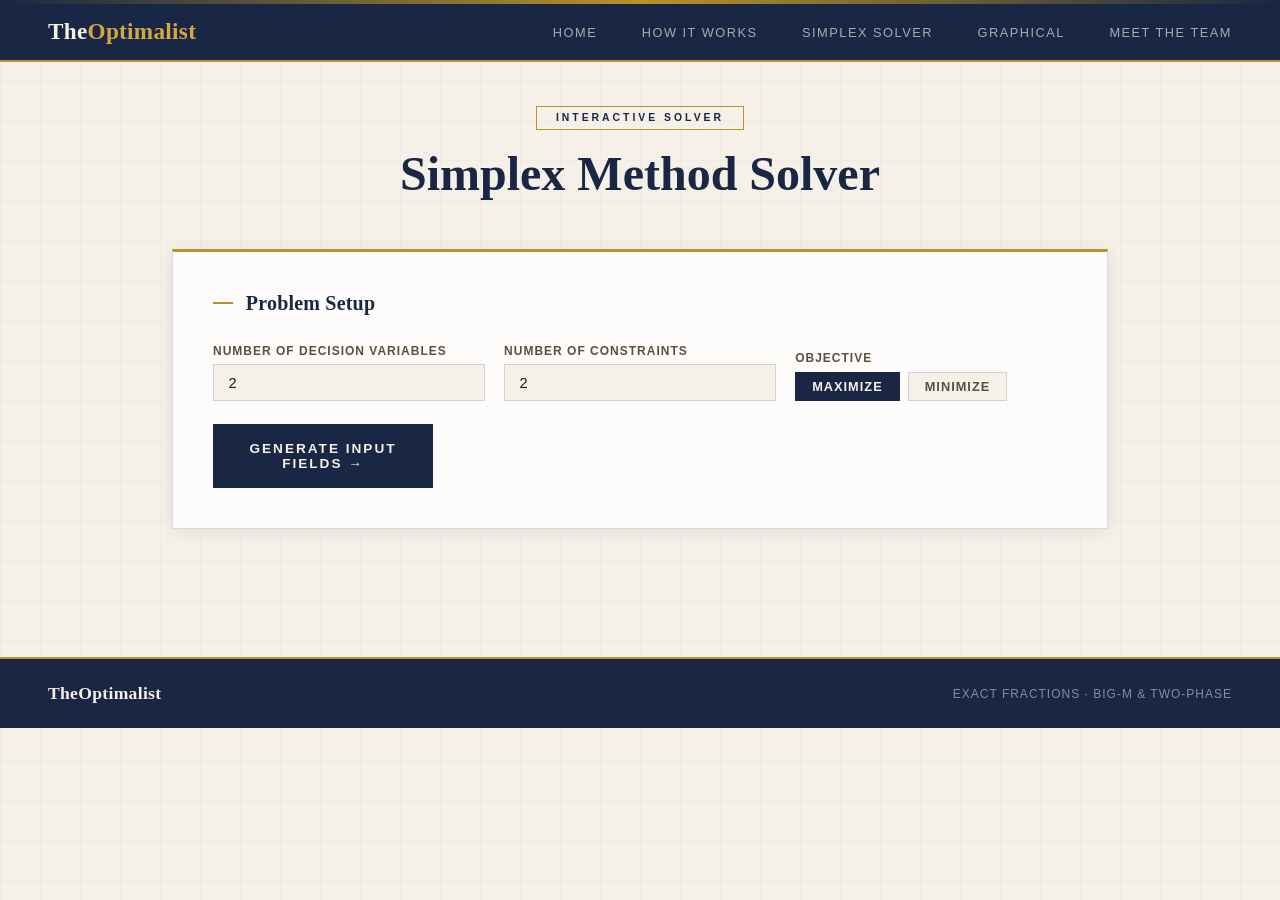
<file: solver.html>
<!DOCTYPE html>
<html lang="en">

<head>
  <meta charset="UTF-8" />
  <meta name="viewport" content="width=device-width, initial-scale=1.0" />
  <title>Solver — SimplexSolve</title>
  <link rel="preconnect" href="https://fonts.googleapis.com">
  <link
    href="https://fonts.googleapis.com/css2?family=Playfair+Display:wght@400;700;900&family=DM+Sans:wght@300;400;500&family=JetBrains+Mono:wght@400;500&display=swap"
    rel="stylesheet">
  <style>
    *, *::before, *::after { box-sizing: border-box; margin: 0; padding: 0; }

    :root {
      --cream: #f5f0e8;
      --parchment: #ede8dc;
      --dark-parchment: #ddd5c5;
      --navy: #1a2744;
      --navy-mid: #2c3e6b;
      --gold: #b8922a;
      --gold-light: #d4a840;
      --gold-pale: #f5ead0;
      --text: #1c1c1c;
      --muted: #5a5040;
      --rule: rgba(26,39,68,0.15);
      --shadow: 0 2px 16px rgba(26,39,68,0.09);
      --shadow-lg: 0 8px 40px rgba(26,39,68,0.12);
      --accent-enter: #2a7a4e;
      --accent-leave: #b83232;
      --accent-pivot: #b8922a;
    }

    html { scroll-behavior: smooth; }

    body {
      font-family: 'Lato', sans-serif;
      color: var(--text);
      min-height: 100vh;
      background-color: var(--cream);
      background-image:
        linear-gradient(rgba(26,39,68,0.025) 1px, transparent 1px),
        linear-gradient(90deg, rgba(26,39,68,0.025) 1px, transparent 1px);
      background-size: 40px 40px;
      overflow-x: hidden;
    }

    body::before {
      content: '';
      position: fixed;
      top: 0; left: 0; right: 0;
      height: 4px;
      background: linear-gradient(90deg, var(--navy), var(--gold), var(--navy));
      z-index: 999;
    }

    .blob { display: none; }

    nav {
      position: sticky; top: 4px; z-index: 200;
      display: flex; align-items: center; justify-content: space-between;
      padding: 0.9rem 3rem;
      background: var(--navy);
      border-bottom: 2px solid var(--gold);
    }
    .nav-logo { font-family: 'EB Garamond', serif; font-size: 1.45rem; font-weight: 700; color: var(--cream); text-decoration: none; letter-spacing: 0.3px; }
    .nav-logo span { color: var(--gold-light); }
    .nav-links a { text-decoration: none; color: rgba(245,240,232,0.65); font-size: 0.8rem; font-weight: 400; letter-spacing: 1.5px; text-transform: uppercase; margin-left: 2.5rem; transition: color 0.2s; }
    .nav-links a:hover, .nav-links a.active { color: var(--gold-light); }

    .page { position: relative; z-index: 1; max-width: 1000px; margin: 0 auto; padding: 3rem 2rem 6rem; }

    .page-header { text-align: center; margin-bottom: 3rem; }
    .page-tag { display: inline-block; background: transparent; border: 1px solid var(--gold); color: var(--navy); font-size: 0.65rem; letter-spacing: 3px; text-transform: uppercase; padding: 0.35rem 1.2rem; margin-bottom: 1rem; font-family: 'Lato', sans-serif; font-weight: 700; }
    .page-title { font-family: 'EB Garamond', serif; font-size: clamp(2rem, 5vw, 3rem); font-weight: 600; color: var(--navy); }

    .panel {
      background: rgba(255,255,255,0.8);
      border: 1px solid var(--rule);
      border-top: 3px solid var(--gold);
      border-radius: 0;
      padding: 2.5rem;
      box-shadow: var(--shadow);
      margin-bottom: 2rem;
    }
    .panel-title {
      font-family: 'EB Garamond', serif;
      font-size: 1.25rem;
      font-weight: 700;
      color: var(--navy);
      margin-bottom: 1.8rem;
      display: flex;
      align-items: center;
      gap: 0.8rem;
      letter-spacing: 0.2px;
    }
    .panel-title::before {
      content: '';
      display: block;
      width: 20px; height: 2px;
      background: var(--gold);
    }

    .form-row { display: flex; gap: 1.2rem; flex-wrap: wrap; margin-bottom: 1.4rem; align-items: flex-end; }
    .form-group { display: flex; flex-direction: column; gap: 0.4rem; flex: 1; min-width: 140px; }
    .form-group label { font-size: 0.75rem; font-weight: 700; color: var(--muted); letter-spacing: 1px; text-transform: uppercase; }

    input[type="number"],
    input[type="text"],
    select {
      background: var(--cream);
      border: 1.5px solid var(--rule);
      border-radius: 0;
      padding: 0.6rem 0.9rem;
      font-size: 0.92rem;
      color: var(--text);
      font-family: 'Lato', sans-serif;
      outline: none;
      transition: border-color 0.2s, box-shadow 0.2s;
      width: 100%;
    }
    input:focus, select:focus {
      border-color: var(--gold);
      box-shadow: 0 0 0 2px rgba(184,146,42,0.12);
    }

    .coeff-table-wrap { overflow-x: auto; margin-top: 0.5rem; }
    .coeff-table { border-collapse: collapse; width: 100%; min-width: 500px; }
    .coeff-table th {
      font-size: 0.7rem; font-weight: 700; color: var(--navy);
      letter-spacing: 1.5px; text-transform: uppercase;
      padding: 0.5rem 0.5rem 0.8rem;
      text-align: center;
      border-bottom: 2px solid var(--gold);
      background: var(--parchment);
    }
    .coeff-table td { padding: 0.35rem 0.4rem; text-align: center; }
    .coeff-table input[type="text"] { text-align: center; padding: 0.5rem 0.4rem; font-family: 'Source Code Pro', monospace; font-size: 0.88rem; min-width: 60px; }
    .coeff-table .row-label { font-family: 'EB Garamond', serif; font-size: 0.95rem; font-weight: 700; color: var(--navy); white-space: nowrap; }
    .coeff-table select { padding: 0.5rem 0.3rem; min-width: 64px; font-size: 0.85rem; }

    .radio-group { display: flex; gap: 0.5rem; flex-wrap: wrap; }
    .radio-btn input { display: none; }
    .radio-btn label {
      display: inline-block;
      padding: 0.4rem 1rem;
      border-radius: 0;
      border: 1.5px solid var(--rule);
      font-size: 0.8rem;
      font-weight: 700;
      letter-spacing: 1px;
      text-transform: uppercase;
      color: var(--muted);
      cursor: pointer;
      transition: all 0.18s;
      background: var(--cream);
    }
    .radio-btn input:checked + label {
      background: var(--navy);
      color: var(--cream);
      border-color: var(--navy);
    }

    .btn-solve {
      width: 100%;
      padding: 0.95rem;
      background: var(--navy);
      color: var(--cream);
      border: 2px solid var(--navy);
      border-radius: 0;
      font-size: 0.85rem;
      font-weight: 700;
      letter-spacing: 2px;
      text-transform: uppercase;
      font-family: 'Lato', sans-serif;
      cursor: pointer;
      box-shadow: none;
      transition: background 0.2s, color 0.2s, border-color 0.2s;
    }
    .btn-solve:hover { background: var(--gold); border-color: var(--gold); color: var(--navy); }
    .btn-solve:active { opacity: 0.9; }
    .btn-solve:disabled { opacity: 0.4; cursor: not-allowed; }

    #results { display: none; }
    #results.visible { display: block; }

    .result-banner {
      border-radius: 0;
      padding: 1.2rem 2rem;
      margin-bottom: 1.5rem;
      font-weight: 500;
      display: flex;
      align-items: center;
      gap: 1rem;
      border-left: 4px solid;
    }
    .result-banner.optimal { background: rgba(42,122,78,0.07); border-color: var(--accent-enter); color: #1a4a30; }
    .result-banner.unbounded { background: rgba(184,146,42,0.08); border-color: var(--gold); color: #5a3e0a; }
    .result-banner.infeasible { background: rgba(184,50,50,0.07); border-color: var(--accent-leave); color: #5a1a1a; }
    .result-banner .banner-icon { font-size: 1.6rem; }

    .solution-grid { display: grid; grid-template-columns: repeat(auto-fit, minmax(140px, 1fr)); gap: 0; margin: 1.5rem 0; border: 1px solid var(--rule); }
    .solution-card {
      background: var(--cream);
      border: none;
      border-right: 1px solid var(--rule);
      border-radius: 0;
      padding: 1.2rem;
      text-align: center;
    }
    .solution-card .var-name { font-size: 0.7rem; color: var(--muted); letter-spacing: 2px; text-transform: uppercase; margin-bottom: 0.4rem; font-weight: 700; }
    .solution-card .var-val { font-family: 'Source Code Pro', monospace; font-size: 1.4rem; font-weight: 500; color: var(--navy); }
    .solution-card.z-card { background: var(--navy); border-color: var(--navy); }
    .solution-card.z-card .var-name { color: var(--gold-light); }
    .solution-card.z-card .var-val { color: var(--cream); }

    .step-block { margin-bottom: 2.5rem; }
    .step-header { display: flex; align-items: center; gap: 0.8rem; margin-bottom: 1rem; }
    .step-badge {
      font-family: 'Lato', sans-serif;
      font-size: 0.65rem;
      font-weight: 700;
      padding: 0.2rem 0.7rem;
      border-radius: 0;
      letter-spacing: 1.5px;
      text-transform: uppercase;
    }
    .badge-phase1 { background: rgba(26,39,68,0.08); color: var(--navy); border: 1px solid var(--rule); }
    .badge-phase2 { background: rgba(184,146,42,0.12); color: #7a5a10; border: 1px solid rgba(184,146,42,0.3); }
    .badge-bigm { background: rgba(26,39,68,0.05); color: var(--navy-mid); border: 1px solid rgba(26,39,68,0.15); }

    .step-title-text { font-size: 0.9rem; font-weight: 700; color: var(--text); letter-spacing: 0.5px; }
    .pivot-info { font-size: 0.8rem; color: var(--muted); margin-bottom: 0.8rem; display: flex; gap: 1.5rem; flex-wrap: wrap; }
    .pivot-info span { display: inline-flex; align-items: center; gap: 0.3rem; }
    .dot { width: 7px; height: 7px; border-radius: 50%; display: inline-block; }
    .dot-enter { background: var(--accent-enter); }
    .dot-leave { background: var(--accent-leave); }
    .dot-pivot { background: var(--accent-pivot); }

    .tableau-wrap { overflow-x: auto; }
    .tableau-table {
      border-collapse: collapse;
      border-spacing: 0;
      font-family: 'Source Code Pro', monospace;
      font-size: 0.83rem;
      width: 100%;
      min-width: 400px;
      border: 1px solid var(--rule);
    }
    .tableau-table th {
      background: var(--parchment);
      color: var(--navy);
      font-size: 0.68rem;
      font-weight: 700;
      letter-spacing: 1.5px;
      text-transform: uppercase;
      padding: 0.6rem 0.8rem;
      text-align: right;
      border-bottom: 2px solid var(--gold);
      border-right: 1px solid var(--rule);
      white-space: nowrap;
    }
    .tableau-table th:first-child { text-align: left; }
    .tableau-table td {
      padding: 0.5rem 0.8rem;
      text-align: right;
      border-bottom: 1px solid rgba(26,39,68,0.07);
      border-right: 1px solid rgba(26,39,68,0.07);
      color: var(--text);
      transition: background 0.15s;
    }
    .tableau-table td:first-child { text-align: left; font-weight: 500; color: var(--navy); font-family: 'EB Garamond', serif; font-size: 0.95rem; }
    .tableau-table tr:hover td { background: rgba(237,232,220,0.6); }

    .th-enter { background: rgba(42,122,78,0.1) !important; color: var(--accent-enter) !important; }
    .th-enter .col-arrow { display: inline-block; margin-left: 4px; font-size: 0.8rem; vertical-align: middle; }
    .td-enter-col { background: rgba(42,122,78,0.04); }
    .cell-pivot {
      background: rgba(184,146,42,0.28) !important;
      font-weight: 700;
      color: #7a5a10 !important;
      outline: 2px solid var(--gold);
      outline-offset: -2px;
    }
    .th-ratio { background: rgba(26,39,68,0.06) !important; color: var(--navy-mid) !important; }
    .td-ratio { color: var(--navy-mid); font-style: italic; }
    .row-z td { background: rgba(26,39,68,0.04); font-weight: 500; }
    .row-leaving td:first-child { background: rgba(184,50,50,0.06); }
    .row-leaving td:first-child .row-arrow { display: inline-block; margin-left: 5px; font-size: 0.8rem; color: var(--accent-leave); vertical-align: middle; }

    .notes-list { list-style: none; padding: 0; }
    .notes-list li {
      display: flex; align-items: flex-start; gap: 0.6rem;
      font-size: 0.88rem; color: var(--muted);
      padding: 0.45rem 0;
      border-bottom: 1px solid var(--rule);
    }
    .notes-list li:last-child { border-bottom: none; }
    .notes-list li::before { content: '→'; color: var(--gold); flex-shrink: 0; margin-top: 1px; }

    .msg-box {
      display: flex; align-items: center; gap: 0.7rem;
      padding: 0.8rem 1.2rem;
      border-radius: 0;
      font-size: 0.88rem;
      margin-top: 0.5rem;
      border-left: 3px solid;
    }
    .msg-optimal { background: rgba(42,122,78,0.07); color: #1a4a30; border-color: var(--accent-enter); }
    .msg-warn { background: rgba(184,146,42,0.08); color: #5a3e0a; border-color: var(--gold); }

    .team-section { padding: 5rem 2rem; position: relative; z-index: 1; background: var(--parchment); border-top: 1px solid var(--rule); }
    .team-inner { max-width: 900px; margin: 0 auto; }
    .team-header { text-align: center; margin-bottom: 3rem; }
    .team-label { font-size: 0.65rem; letter-spacing: 4px; text-transform: uppercase; color: var(--gold); font-weight: 700; margin-bottom: 0.6rem; font-family: 'Lato', sans-serif; }
    .team-title { font-family: 'EB Garamond', serif; font-size: 2.4rem; font-weight: 600; color: var(--navy); }
    .team-grid { display: grid; grid-template-columns: repeat(auto-fit, minmax(180px, 1fr)); gap: 1.5rem; }
    .team-card {
      background: var(--cream);
      border: 1px solid var(--rule);
      border-top: 2px solid var(--gold);
      border-radius: 0;
      padding: 2rem 1.5rem;
      text-align: center;
      box-shadow: var(--shadow);
      transition: box-shadow 0.25s;
    }
    .team-card:hover { box-shadow: var(--shadow-lg); transform: none; }
    .team-avatar {
      width: 60px; height: 60px;
      border-radius: 0;
      background: var(--navy);
      margin: 0 auto 1rem;
      display: flex; align-items: center; justify-content: center;
      font-family: 'EB Garamond', serif;
      font-size: 1.5rem;
      font-weight: 700;
      color: var(--gold-light);
    }
    .team-name { font-weight: 700; font-size: 0.95rem; color: var(--navy); margin-bottom: 0.25rem; letter-spacing: 0.3px; }
    .team-role { font-size: 0.75rem; color: var(--muted); letter-spacing: 0.5px; }

    .divider { height: 1px; background: var(--rule); margin: 2rem 0; }

    footer { position: relative; z-index: 1; padding: 1.5rem 3rem; border-top: 2px solid var(--gold); background: var(--navy); display: flex; justify-content: space-between; align-items: center; font-size: 0.75rem; color: rgba(245,240,232,0.5); letter-spacing: 1px; text-transform: uppercase; }
    footer .footer-logo { font-family: 'EB Garamond', serif; font-weight: 700; font-size: 1.1rem; color: var(--cream); letter-spacing: 0.3px; text-transform: none; }

    .error-msg { background: rgba(184,50,50,0.07); border: none; border-left: 3px solid var(--accent-leave); border-radius: 0; padding: 1rem 1.4rem; color: #5a1a1a; font-size: 0.9rem; margin-bottom: 1rem; display: none; }
    .error-msg.visible { display: block; }

    @media(max-width:600px){
      nav { padding: 0.8rem 1.2rem; }
      .panel { padding: 1.5rem; }
      .page { padding: 2rem 1rem 5rem; }
    }


    /* ── Post-result analysis & automatic Simplex graphs ── */
    .analysis-panel { margin-top: 1.5rem; border-top: 3px solid var(--gold); }
    .analysis-panel .analysis-lead { color:var(--muted); line-height:1.75; font-size:0.9rem; margin-bottom:1rem; }
    .analysis-list { margin:0; padding-left:1.25rem; color:var(--text); }
    .analysis-list li { margin:0.7rem 0; line-height:1.65; }
    .analysis-label { color:var(--navy); font-weight:700; }
    .iteration-graph-panel { margin:1.2rem 0 2rem; padding:1.2rem; border:1px solid var(--rule); background:rgba(255,255,255,0.72); }
    .iteration-graph-title { font-family:'EB Garamond',serif; font-size:1rem; font-weight:700; color:var(--navy); margin-bottom:0.75rem; }
    .iteration-graph-note { font-size:0.75rem; color:var(--muted); margin-top:0.65rem; line-height:1.5; text-align:center; }
    .iteration-graph-canvas { width:100%; max-width:560px; height:auto; display:block; margin:0 auto; border:1px solid var(--rule); background:#fff; }

    /* ── Learn Mode Toggle ── */
    .learn-toggle-wrap { display:inline-flex; align-items:center; cursor:pointer; user-select:none; }
    .learn-toggle-wrap input { display:none; }
    .learn-toggle-track {
      position:relative; width:52px; height:28px;
      background:var(--dark-parchment); border:2px solid var(--rule);
      border-radius:14px; transition:background 0.25s, border-color 0.25s;
    }
    .learn-toggle-wrap input:checked ~ .learn-toggle-track {
      background:var(--navy); border-color:var(--navy);
    }
    .learn-toggle-thumb {
      position:absolute; top:3px; left:3px;
      width:18px; height:18px; border-radius:50%;
      background:var(--gold); box-shadow:0 1px 4px rgba(26,39,68,0.2);
      transition:transform 0.25s, background 0.25s;
    }
    .learn-toggle-wrap input:checked ~ .learn-toggle-track .learn-toggle-thumb {
      transform:translateX(24px); background:var(--gold-light);
    }

    /* ── Theory Cards ── */
    .theory-card {
      margin: 1.2rem 0 2rem;
      padding: 1.4rem 1.8rem;
      background: linear-gradient(135deg, rgba(26,39,68,0.03) 0%, rgba(184,146,42,0.05) 100%);
      border: 1px solid rgba(184,146,42,0.25);
      border-left: 4px solid var(--gold);
      position: relative;
    }
    .theory-card-label {
      font-size: 0.62rem; font-weight: 700; letter-spacing: 2.5px;
      text-transform: uppercase; color: var(--gold); margin-bottom: 0.5rem;
      font-family:'Lato',sans-serif;
    }
    .theory-card-title {
      font-family:'EB Garamond',serif; font-size:1.05rem; font-weight:700;
      color:var(--navy); margin-bottom:0.75rem;
    }
    .theory-card p {
      font-size:0.88rem; color:var(--muted); line-height:1.75;
    }
    .tc-enter { color:var(--accent-enter); font-weight:700; }
    .tc-leave { color:var(--accent-leave); font-weight:700; }
    .tc-pivot { color:var(--accent-pivot); font-weight:700; }
    .tc-navy  { color:var(--navy); font-weight:700; }
  </style>
</head>

<body>

  <div class="blob blob-1"></div>
  <div class="blob blob-2"></div>
  <div class="blob blob-3"></div>

  <nav>
    <a href="index.html" class="nav-logo">The<span>Optimalist</span></a>
    <div class="nav-links">
      <a href="index.html">Home</a>
      <a href="howitworks.html">How it Works</a>
      <a href="solver.html">Simplex Solver</a>
      <a href="graphical.html">Graphical</a>
      <a href="team.html">Meet the Team</a>
    </div>
  </nav>

  <main class="page">
    <div class="page-header">
      <div class="page-tag">Interactive Solver</div>
      <h1 class="page-title">Simplex Method Solver</h1>
    </div>

    <div class="panel">
      <div class="panel-title">Problem Setup</div>
      <div class="form-row">
        <div class="form-group">
          <label>Number of decision variables</label>
          <input type="number" id="numVars" min="1" max="10" value="2">
        </div>
        <div class="form-group">
          <label>Number of constraints</label>
          <input type="number" id="numCons" min="1" max="10" value="2">
        </div>
        <div class="form-group">
          <label>Objective</label>
          <div class="radio-group">
            <div class="radio-btn"><input type="radio" name="objective" id="objMax" value="max" checked><label
                for="objMax">Maximize</label></div>
            <div class="radio-btn"><input type="radio" name="objective" id="objMin" value="min"><label
                for="objMin">Minimize</label></div>
          </div>
        </div>
      </div>
      <button class="btn-solve" id="btnGenerate" style="max-width:220px" onclick="generateForm()">Generate Input Fields →</button>
    </div>

    <div id="formArea" style="display:none">
      <div class="panel">
        <div class="panel-title">Objective Function Coefficients</div>
        <div class="coeff-table-wrap">
          <table class="coeff-table">
            <thead>
              <tr id="objHeader"></tr>
            </thead>
            <tbody>
              <tr id="objRow">
                <td class="row-label">Z&nbsp;=</td>
              </tr>
            </tbody>
          </table>
        </div>
      </div>

      <div class="panel">
        <div class="panel-title">Variable Sign Constraints</div>
        <div id="varSigns" style="display:flex;gap:1rem;flex-wrap:wrap;"></div>
      </div>

      <div class="panel">
        <div class="panel-title">Constraints</div>
        <div class="coeff-table-wrap">
          <table class="coeff-table">
            <thead>
              <tr id="conHeader"></tr>
            </thead>
            <tbody id="conBody"></tbody>
          </table>
        </div>
      </div>

      <button class="btn-solve" id="btnConfirm" style="margin-bottom:1.5rem" onclick="confirmConstraints()">Confirm Constraints &amp; Choose Method →</button>
    </div>

    <!-- Method Selection Panel (appears after constraints are confirmed) -->
    <div id="methodPanel" style="display:none">
      <div class="panel">
        <div class="panel-title">Method Selection</div>
        <div class="form-row" style="align-items:flex-start;gap:1.5rem;flex-wrap:wrap;">
          <div class="form-group" style="flex:0 0 auto;">
            <label>Solving Method</label>
            <div class="radio-group" id="methodRadioGroup">
              <div class="radio-btn"><input type="radio" name="method" id="mBigM" value="bigm" checked><label for="mBigM">Big-M</label></div>
              <div class="radio-btn"><input type="radio" name="method" id="mTwo" value="twophase"><label for="mTwo">Two-Phase</label></div>
            </div>
          </div>
          <div id="methodInsightBox" style="display:none;flex:1;min-width:260px;padding:0.9rem 1.2rem;border-left:3px solid var(--gold);background:rgba(184,146,42,0.06);font-size:0.87rem;color:#5a3e0a;line-height:1.6;"></div>
        </div>
      </div>

      <div class="error-msg" id="errorMsg"></div>

      <button class="btn-solve" id="btnSolve" onclick="solveLP()">⚡ Solve</button>
    </div>

    <div id="results">
      <div class="divider"></div>
      <!-- Learn Mode Toggle -->
      <div style="display:flex;align-items:center;justify-content:space-between;margin-bottom:1.5rem;padding:1.1rem 1.6rem;background:rgba(255,255,255,0.8);border:1px solid var(--rule);border-top:3px solid var(--gold);">
        <div>
          <div style="font-family:'EB Garamond',serif;font-size:1.05rem;font-weight:700;color:var(--navy);letter-spacing:0.2px;">📖 Learn Mode</div>
          <div style="font-size:0.78rem;color:var(--muted);margin-top:0.2rem;letter-spacing:0.3px;">Inject theory cards between iterations to understand each step</div>
        </div>
        <label class="learn-toggle-wrap" title="Toggle Learn Mode">
          <input type="checkbox" id="learnModeToggle" onchange="onLearnModeChange()">
          <span class="learn-toggle-track">
            <span class="learn-toggle-thumb"></span>
          </span>
        </label>
      </div>
      <div id="resultsInner"></div>
    </div>
  </main>

  <footer>
    <div class="footer-logo">TheOptimalist</div>
    <div>Exact Fractions · Big-M &amp; Two-Phase</div>
  </footer>

  <script>
    // ============================================================
    //  FRACTION CLASS  (self-contained, no CDN required)
    //  Supports: new Frac(number), new Frac(numerator, denominator)
    //  Operations: add, sub, mul, div, neg, abs, eq, lt, gt, lte, gte
    //  Properties: n (abs numerator), d (denominator), s (sign: 1 or -1)
    // ============================================================
    (function (global) {
      'use strict';

      function gcd(a, b) {
        a = Math.abs(a); b = Math.abs(b);
        while (b) { var t = b; b = a % b; a = t; }
        return a;
      }

      function Frac(n, d) {
        if (this === undefined || this === global) return new Frac(n, d);

        if (n instanceof Frac) {
          this.s = n.s; this.n = n.n; this.d = n.d;
          return;
        }

        if (d === undefined) {
          // Single argument: number, string, or "p/q"
          if (typeof n === 'string') {
            var parts = n.split('/');
            if (parts.length === 2) {
              var num = parseInt(parts[0].trim(), 10);
              var den = parseInt(parts[1].trim(), 10);
              if (isNaN(num) || isNaN(den) || den === 0) throw new Error('Invalid fraction: ' + n);
              n = num; d = den;
            } else {
              n = parseFloat(n);
              if (isNaN(n)) throw new Error('Invalid fraction: ' + arguments[0]);
              d = 1;
            }
          } else if (typeof n === 'number') {
            // Handle decimals by converting to fraction
            if (!isFinite(n)) throw new Error('Fraction does not support Infinity/NaN');
            var str = n.toString();
            var dot = str.indexOf('.');
            if (dot !== -1) {
              var dec = str.length - dot - 1;
              d = Math.pow(10, dec);
              n = Math.round(n * d);
            } else {
              d = 1;
            }
          } else {
            throw new Error('Invalid argument type for Fraction');
          }
        }

        if (d === 0) throw new Error('Denominator cannot be zero');

        var g = gcd(Math.abs(n), Math.abs(d));
        var sign = (n < 0) !== (d < 0) ? -1 : 1;
        this.s = sign;
        this.n = Math.abs(n) / g;
        this.d = Math.abs(d) / g;
      }

      Frac.prototype.toNumber = function () { return this.s * this.n / this.d; };
      Frac.prototype.toString = function () {
        if (this.d === 1) return String(this.s * this.n);
        return (this.s * this.n) + '/' + this.d;
      };

      Frac.prototype.add = function (o) {
        o = new Frac(o);
        return new Frac(this.s * this.n * o.d + o.s * o.n * this.d, this.d * o.d);
      };
      Frac.prototype.sub = function (o) {
        o = new Frac(o);
        return new Frac(this.s * this.n * o.d - o.s * o.n * this.d, this.d * o.d);
      };
      Frac.prototype.mul = function (o) {
        o = new Frac(o);
        return new Frac(this.s * this.n * o.s * o.n, this.d * o.d);
      };
      Frac.prototype.div = function (o) {
        o = new Frac(o);
        if (o.n === 0) throw new Error('Division by zero');
        return new Frac(this.s * this.n * o.s * o.d, this.d * o.n);
      };
      Frac.prototype.neg = function () { return new Frac(-this.s * this.n, this.d); };
      Frac.prototype.abs = function () { return new Frac(this.n, this.d); };
      Frac.prototype.eq = function (o) { o = new Frac(o); return this.s * this.n * o.d === o.s * o.n * this.d; };
      Frac.prototype.lt = function (o) { o = new Frac(o); return this.s * this.n * o.d < o.s * o.n * this.d; };
      Frac.prototype.gt = function (o) { o = new Frac(o); return this.s * this.n * o.d > o.s * o.n * this.d; };
      Frac.prototype.lte = function (o) { o = new Frac(o); return this.s * this.n * o.d <= o.s * o.n * this.d; };
      Frac.prototype.gte = function (o) { o = new Frac(o); return this.s * this.n * o.d >= o.s * o.n * this.d; };

      // Expose globally as both "Fraction" (original code compat) and "Frac"
      global.Fraction = Frac;
      global.Frac = Frac;
    })(window);


    // ============================================================
    //  SIMPLEX ENGINE  (formerly simplex.js — now inlined)
    // ============================================================

    /**
     * fmt(val) — display a Fraction (or number) as a clean string.
     * Fraction.s = sign (-1 or 1), Fraction.n = abs numerator, Fraction.d = denominator.
     */
    function fmt(val) {
      try {
        var f = (val instanceof Fraction) ? val : new Fraction(val);
        var num = f.s * f.n;
        return f.d === 1 ? String(num) : num + '/' + f.d;
      } catch (e) { return String(val); }
    }

    /** frac(v) — safely convert any input to a Fraction */
    function frac(v) {
      if (v instanceof Fraction) return v;
      return new Fraction(v);
    }

    const BIG_M = 1e6; // Used symbolically; stored as a Fraction for arithmetic

    /**
     * Main solver entry point.
     * @param {Object} p
     *   p.obj         – array of JS numbers (objective coefficients, already sign-adjusted)
     *   p.constraints – array of rows (each row = array of JS numbers)
     *   p.signs       – array of '<=', '>=', '='
     *   p.rhs         – array of JS numbers (non-negative after caller's flip)
     *   p.choice      – 'max' | 'min'
     *   p.numVars     – number of original decision variables
     *   p.numCons     – number of constraints
     *   p.method      – 'bigm' | 'twophase'
     */
    function solve(p) {
      var obj = p.obj.map(frac);
      var A = p.constraints.map(function (row) { return row.map(frac); });
      var b = p.rhs.map(frac);
      var signs = p.signs;
      var nv = p.numVars;
      var nc = p.numCons;
      var method = p.method || 'bigm';
      var isMin = p.choice === 'min';

      // For minimisation, negate objective → maximise −z
      if (isMin) obj = obj.map(function (c) { return c.neg(); });

      // ── Build augmented tableau ───────────────────────────────
      // Columns: [x1..xn | slacks | artificials | RHS]
      // We track column names and which are artificial.

      var colNames = [];
      for (var i = 0; i < nv; i++) colNames.push('x' + (i + 1));

      var slackCount = 0, artCount = 0;
      var slackCols = [];  // {row, col, coeff: +1/-1}
      var artCols = [];  // {row, col}

      // First pass: count slacks and artificials
      for (var r = 0; r < nc; r++) {
        var sg = signs[r];
        if (sg === '<=') {
          slackCols.push({ row: r, coeff: 1 });
          slackCount++;
        } else if (sg === '>=') {
          slackCols.push({ row: r, coeff: -1 }); // surplus
          slackCount++;
          artCols.push({ row: r });
          artCount++;
        } else { // '='
          artCols.push({ row: r });
          artCount++;
        }
      }

      // Assign column indices
      var slackStart = nv;
      var artStart = nv + slackCount;
      var totalCols = nv + slackCount + artCount; // excluding RHS
      var RHS = totalCols; // index of RHS column

      // Column names for slacks and artificials
      for (var k = 0; k < slackCount; k++) colNames.push('s' + (k + 1));
      for (var k = 0; k < artCount; k++) colNames.push('a' + (k + 1));
      colNames.push('RHS');

      var notes = [];
      for (var k = 0; k < slackCount; k++) {
        notes.push('s' + (k + 1) + ' = slack/surplus variable for constraint ' + (k + 1));
      }
      for (var k = 0; k < artCount; k++) {
        notes.push('a' + (k + 1) + ' = artificial variable (≥ or = constraint)');
      }

      // Tableau rows: row 0 = objective row, rows 1..nc = constraints
      // Each row has (totalCols+1) entries [col0..colN, RHS]
      var TAB = [];
      for (var r = 0; r <= nc; r++) {
        var row = [];
        for (var c = 0; c <= totalCols; c++) row.push(frac(0));
        TAB.push(row);
      }

      // Fill constraint rows
      var sIdx = slackStart, aIdx = artStart;
      for (var r = 0; r < nc; r++) {
        for (var c = 0; c < nv; c++) TAB[r + 1][c] = A[r][c];
        TAB[r + 1][RHS] = b[r];

        var sg = signs[r];
        if (sg === '<=') {
          TAB[r + 1][sIdx] = frac(1);
          sIdx++;
        } else if (sg === '>=') {
          TAB[r + 1][sIdx] = frac(-1); // surplus
          TAB[r + 1][aIdx] = frac(1);  // artificial
          sIdx++; aIdx++;
        } else { // '='
          TAB[r + 1][aIdx] = frac(1);
          aIdx++;
        }
      }

      // Basis: initially slacks or artificials
      var basis = []; // basis[r] = column index for constraint row r+1
      sIdx = slackStart; aIdx = artStart;
      for (var r = 0; r < nc; r++) {
        var sg = signs[r];
        if (sg === '<=') {
          basis.push(sIdx++);
        } else if (sg === '>=') {
          sIdx++; // surplus not in basis
          basis.push(aIdx++);
        } else {
          basis.push(aIdx++);
        }
      }

      // Set of artificial column indices
      var artSet = new Set();
      for (var c = artStart; c < artStart + artCount; c++) artSet.add(c);

      var steps = [];

      if (method === 'twophase') {
        return solvetwophase(TAB, basis, obj, nv, nc, totalCols, RHS, artSet, artStart, artCount, slackStart, slackCount, colNames, notes, isMin, p.choice);
      } else {
        return solveBigM(TAB, basis, obj, nv, nc, totalCols, RHS, artSet, artStart, artCount, colNames, notes, isMin, p.choice);
      }
    }

    // ── Big-M method ────────────────────────────────────────────

    function solveBigM(TAB, basis, obj, nv, nc, totalCols, RHS, artSet, artStart, artCount, colNames, notes, isMin, choice) {
      var M = frac(BIG_M);
      var steps = [];

      // Build Z row: negate objective (max form), add M * artificials
      for (var c = 0; c < nv; c++) {
        TAB[0][c] = obj[c].neg();
      }
      for (var c = artStart; c < artStart + artCount; c++) {
        TAB[0][c] = M;
      }

      // Eliminate artificials from Z row using current basis rows
      for (var r = 0; r < nc; r++) {
        if (artSet.has(basis[r])) {
          var artCol = basis[r];
          var coeff = TAB[0][artCol]; // should be M
          for (var c = 0; c <= totalCols; c++) {
            TAB[0][c] = TAB[0][c].sub(coeff.mul(TAB[r + 1][c]));
          }
        }
      }

      var iteration = 0;
      var MAX_ITER = 200;

      while (iteration < MAX_ITER) {
        // Find entering variable: most negative Z-row coefficient (excluding RHS)
        var pivotCol = -1;
        var mostNeg = frac(0);
        for (var c = 0; c < totalCols; c++) {
          if (TAB[0][c].lt(mostNeg)) {
            mostNeg = TAB[0][c];
            pivotCol = c;
          }
        }

        if (pivotCol === -1) {
          // Optimal
          var snap = snapshotTableau(TAB, basis, colNames, nc, totalCols, RHS, -1, -1, null, true);
          steps.push({ type: 'optimal', iteration: iteration, label: 'Big-M', message: 'All reduced costs ≥ 0. Optimal tableau.', tableau: snap.tab, basics: snap.bas, colNames: colNames.slice() });

          // Check infeasibility: any artificial still in basis with value > 0?
          for (var r = 0; r < nc; r++) {
            if (artSet.has(basis[r]) && TAB[r + 1][RHS].gt(frac(0))) {
              return { status: 'infeasible', steps, notes, solution: null };
            }
          }

          return buildSolution(TAB, basis, colNames, obj, choice, nv, nc, totalCols, RHS, steps, notes, isMin, artSet);
        }

        // Minimum ratio test
        var pivotRow = -1;
        var minRatio = null;
        var ratios = new Array(nc).fill(undefined);

        for (var r = 1; r <= nc; r++) {
          var elem = TAB[r][pivotCol];
          if (elem.gt(frac(0))) {
            var ratio = TAB[r][RHS].div(elem);
            ratios[r - 1] = fmt(ratio);
            if (minRatio === null || ratio.lt(minRatio)) {
              minRatio = ratio;
              pivotRow = r;
            }
          } else {
            ratios[r - 1] = '—';
          }
        }

        if (pivotRow === -1) {
          steps.push({ type: 'unbounded', entering: colNames[pivotCol], pivotCol, message: 'No positive elements in pivot column. Problem is unbounded.' });
          return { status: 'unbounded', steps, notes, solution: null };
        }

        var pivotVal = TAB[pivotRow][pivotCol];
        var isArtLeaving = artSet.has(basis[pivotRow - 1]);

        var snap = snapshotTableau(TAB, basis, colNames, nc, totalCols, RHS, pivotCol, pivotRow, ratios, false);
        steps.push({
          type: 'pivot', iteration: iteration + 1, label: 'Big-M',
          entering: colNames[pivotCol], leaving: colNames[basis[pivotRow - 1]],
          isArtLeaving, pivotVal: fmt(pivotVal),
          tableau: snap.tab, basics: snap.bas, colNames: colNames.slice(), ratios
        });

        // Pivot
        pivot(TAB, basis, pivotRow, pivotCol, nc, totalCols, RHS);
        iteration++;
      }

      steps.push({ type: 'infeasible', message: 'Maximum iterations reached.' });
      return { status: 'infeasible', steps, notes, solution: null };
    }

    // ── Two-Phase method ────────────────────────────────────────
    // Mirrors the Python build_phase1_tableau / build_phase2_tableau / run_twophase logic exactly.

    function solvetwophase(TAB, basis, obj, nv, nc, totalCols, RHS, artSet, artStart, artCount, slackStart, slackCount, colNames, notes, isMin, choice) {
      var steps = [];

      if (artCount === 0) {
        // No artificials — skip Phase 1, go straight to Phase 2
        return runPhase2(TAB, basis, obj, nv, nc, totalCols, RHS, artSet, colNames, notes, isMin, choice, steps);
      }

      // ── Phase 1: minimise sum of artificials (w = a1 + a2 + …) ──
      // Python sets z_row[art_col] = +1 (minimise w), then eliminates basics.
      // We do the same: set w-row to +1 for each artificial, 0 elsewhere.
      for (var c = 0; c <= totalCols; c++) TAB[0][c] = frac(0);
      for (var c = artStart; c < artStart + artCount; c++) TAB[0][c] = frac(1);

      // Canonical form: eliminate basic artificials from w-row
      // (same as Python: for each art col basic in a row, subtract factor*row from w-row)
      for (var r = 0; r < nc; r++) {
        if (artSet.has(basis[r])) {
          var coeff = TAB[0][basis[r]]; // = 1
          for (var c = 0; c <= totalCols; c++) {
            TAB[0][c] = TAB[0][c].sub(coeff.mul(TAB[r + 1][c]));
          }
        }
      }

      var iteration = 0;
      var MAX_ITER = 200;

      // Phase 1 simplex: minimise w → look for most NEGATIVE reduced cost in w-row
      while (iteration < MAX_ITER) {
        var pivotCol = -1;
        var mostNeg = frac(0);
        for (var c = 0; c < totalCols; c++) {
          if (TAB[0][c].lt(mostNeg)) {
            mostNeg = TAB[0][c];
            pivotCol = c;
          }
        }

        if (pivotCol === -1) {
          // w-row optimal — check if w = 0 (feasible) or w > 0 (infeasible)
          var snap = snapshotTableau(TAB, basis, colNames, nc, totalCols, RHS, -1, -1, null, true);
          steps.push({ type: 'optimal', iteration: iteration, label: 'Phase 1', message: 'Phase 1 complete.', tableau: snap.tab, basics: snap.bas, colNames: colNames.slice() });

          // Python: w_val = tableau[0][-1]; if abs(w_val) > EPSILON → infeasible
          // After minimisation the w-row RHS holds −w* (negated because we subtracted rows).
          // w* = 0 means feasible. w* ≠ 0 means infeasible.
          // With exact fractions: TAB[0][RHS] should be exactly 0 when feasible.
          var wVal = TAB[0][RHS];
          if (!wVal.eq(frac(0))) {
            steps.push({ type: 'infeasible', message: 'Phase 1 objective w ≠ 0: problem is infeasible.' });
            return { status: 'infeasible', steps, notes, solution: null };
          }
          break;
        }

        var pivotRow = -1, minRatio = null;
        var ratios = new Array(nc).fill(undefined);
        for (var r = 1; r <= nc; r++) {
          var elem = TAB[r][pivotCol];
          if (elem.gt(frac(0))) {
            var ratio = TAB[r][RHS].div(elem);
            ratios[r - 1] = fmt(ratio);
            if (minRatio === null || ratio.lt(minRatio)) { minRatio = ratio; pivotRow = r; }
          } else { ratios[r - 1] = '—'; }
        }

        if (pivotRow === -1) {
          // Genuinely unbounded in Phase 1 — treat as infeasible (shouldn't happen for valid LP)
          steps.push({ type: 'infeasible', message: 'Phase 1 could not find a pivot row.' });
          return { status: 'infeasible', steps, notes, solution: null };
        }

        var pivotVal = TAB[pivotRow][pivotCol];
        var isArtLeaving = artSet.has(basis[pivotRow - 1]);
        var snap = snapshotTableau(TAB, basis, colNames, nc, totalCols, RHS, pivotCol, pivotRow, ratios, false);
        steps.push({
          type: 'pivot', iteration: iteration + 1, label: 'Phase 1',
          entering: colNames[pivotCol], leaving: colNames[basis[pivotRow - 1]],
          isArtLeaving, pivotVal: fmt(pivotVal),
          tableau: snap.tab, basics: snap.bas, colNames: colNames.slice(), ratios
        });

        pivot(TAB, basis, pivotRow, pivotCol, nc, totalCols, RHS);
        iteration++;
      }

      // ── Phase 2: drop artificial columns, rebuild Z-row from original objective ──
      // Mirrors Python build_phase2_tableau: identify art col indices, keep only non-art cols,
      // remap basis, build fresh z-row, eliminate basics from z-row.

      // 1. Identify which column indices to keep (all non-artificial cols)
      var keepCols = [];
      for (var c = 0; c <= totalCols; c++) {
        if (!artSet.has(c)) keepCols.push(c);
      }
      // keepCols now = [0..artStart-1, artStart+artCount..totalCols] = decision+slack+RHS cols

      // 2. Build reduced tableau with only kept columns
      var newTotalCols = keepCols.length - 1; // exclude RHS (last in keepCols)
      var newRHS = newTotalCols;              // index of RHS in new tableau
      var newColNames = keepCols.map(function(c) { return colNames[c]; });

      // Build old→new column index mapping
      var oldToNew = {};
      for (var ki = 0; ki < keepCols.length; ki++) {
        oldToNew[keepCols[ki]] = ki;
      }

      // Slice each tableau row to kept columns only
      var newTAB = [];
      for (var r = 0; r <= nc; r++) {
        var newRow = keepCols.map(function(c) { return TAB[r][c]; });
        newTAB.push(newRow);
      }

      // Remap basis to new column indices
      var newBasis = basis.map(function(b) { return oldToNew[b]; });

      // 3. Build Phase-2 z-row: direction * obj coefficients (Python: direction = -1 for max, +1 for min)
      for (var c = 0; c <= newTotalCols; c++) newTAB[0][c] = frac(0);
      for (var c = 0; c < nv; c++) {
        // isMin: direction=+1 so z_row[c] = +obj[c]; for max: direction=-1 so z_row[c] = -obj[c]
        // But obj was already negated for isMin in solve(), so:
        //   isMin  → obj[c] = negated coeff → direction*obj[c] = +negated = negated (wrong)
        // We must use the RAW objective. Since obj[c] was negated when isMin=true,
        // we un-negate for min: direction=+1 means z_row = obj[c] (already negated = actually +original)
        // For max: z_row = -obj[c] (obj[c] is original, negated = standard max form)
        // Python direction = -1 for max, +1 for min:  z_row[i] = direction * c
        // Here obj[c] for max = original coeff, for min = negated original.
        // So: for max → z_row = (-1)*obj[c] = -obj[c] ✓ (standard: put -c in z-row for max)
        //     for min → z_row = (+1)*obj[c] = obj[c] = -original (because obj was negated)
        //             → same as -original which is correct for min treated as max of -z
        newTAB[0][c] = isMin ? obj[c] : obj[c].neg();
      }

      // 4. Eliminate basic variables from z-row (canonical form) — Python: for each bv, subtract factor*row
      for (var r = 0; r < nc; r++) {
        var bv = newBasis[r];
        var f = newTAB[0][bv];
        if (!f.eq(frac(0))) {
          for (var c = 0; c <= newTotalCols; c++) {
            newTAB[0][c] = newTAB[0][c].sub(f.mul(newTAB[r + 1][c]));
          }
        }
      }

      return runPhase2(newTAB, newBasis, obj, nv, nc, newTotalCols, newRHS, new Set(), newColNames, notes, isMin, choice, steps);
    }

    function runPhase2(TAB, basis, obj, nv, nc, totalCols, RHS, artSet, colNames, notes, isMin, choice, steps) {
      // At this point the tableau is already in canonical form with z-row set.
      // artSet is empty (artificial columns were dropped before calling this).

      var iteration = 0;
      var MAX_ITER = 200;

      while (iteration < MAX_ITER) {
        // Find entering: most negative in Z row (skip artificial cols — artSet is empty here)
        var pivotCol = -1, mostNeg = frac(0);
        for (var c = 0; c < totalCols; c++) {
          if (!artSet.has(c) && TAB[0][c].lt(mostNeg)) {
            mostNeg = TAB[0][c];
            pivotCol = c;
          }
        }

        if (pivotCol === -1) {
          var snap = snapshotTableau(TAB, basis, colNames, nc, totalCols, RHS, -1, -1, null, true);
          steps.push({ type: 'optimal', iteration: iteration, label: 'Phase 2', message: 'All reduced costs ≥ 0. Optimal.', tableau: snap.tab, basics: snap.bas, colNames: colNames.slice() });
          return buildSolution(TAB, basis, colNames, obj, choice, nv, nc, totalCols, RHS, steps, notes, isMin, artSet);
        }

        var pivotRow = -1, minRatio = null;
        var ratios = new Array(nc).fill(undefined);
        for (var r = 1; r <= nc; r++) {
          var elem = TAB[r][pivotCol];
          if (elem.gt(frac(0))) {
            var ratio = TAB[r][RHS].div(elem);
            ratios[r - 1] = fmt(ratio);
            if (minRatio === null || ratio.lt(minRatio)) { minRatio = ratio; pivotRow = r; }
          } else { ratios[r - 1] = '—'; }
        }

        if (pivotRow === -1) {
          steps.push({ type: 'unbounded', entering: colNames[pivotCol], pivotCol, message: 'No positive elements in pivot column. Unbounded.' });
          return { status: 'unbounded', steps, notes, solution: null };
        }

        var pivotVal = TAB[pivotRow][pivotCol];
        var isArtLeaving = artSet.has(basis[pivotRow - 1]);
        var snap = snapshotTableau(TAB, basis, colNames, nc, totalCols, RHS, pivotCol, pivotRow, ratios, false);
        steps.push({
          type: 'pivot', iteration: iteration + 1, label: 'Phase 2',
          entering: colNames[pivotCol], leaving: colNames[basis[pivotRow - 1]],
          isArtLeaving, pivotVal: fmt(pivotVal),
          tableau: snap.tab, basics: snap.bas, colNames: colNames.slice(), ratios
        });

        pivot(TAB, basis, pivotRow, pivotCol, nc, totalCols, RHS);
        iteration++;
      }

      steps.push({ type: 'infeasible', message: 'Max iterations reached in Phase 2.' });
      return { status: 'infeasible', steps, notes, solution: null };
    }

    // ── Pivot operation ─────────────────────────────────────────

    function pivot(TAB, basis, pivotRow, pivotCol, nc, totalCols, RHS) {
      var pivotElem = TAB[pivotRow][pivotCol];
      // Normalise pivot row
      for (var c = 0; c <= totalCols; c++) {
        TAB[pivotRow][c] = TAB[pivotRow][c].div(pivotElem);
      }
      // Eliminate column in all other rows
      for (var r = 0; r <= nc; r++) {
        if (r === pivotRow) continue;
        var factor = TAB[r][pivotCol];
        if (factor.eq(frac(0))) continue;
        for (var c = 0; c <= totalCols; c++) {
          TAB[r][c] = TAB[r][c].sub(factor.mul(TAB[pivotRow][c]));
        }
      }
      basis[pivotRow - 1] = pivotCol;
    }

    // ── Snapshot tableau for step display ───────────────────────

    function snapshotTableau(TAB, basis, colNames, nc, totalCols, RHS, pivotCol, pivotRow, ratios, isOptimal) {
      var tab = [];
      for (var r = 0; r <= nc; r++) {
        var row = [];
        for (var c = 0; c <= totalCols; c++) {
          row.push(fmt(TAB[r][c]));
        }
        tab.push(row);
      }
      return { tab, bas: basis.slice() };
    }

    // ── Build solution object ────────────────────────────────────

    function buildSolution(TAB, basis, colNames, obj, choice, nv, nc, totalCols, RHS, steps, notes, isMin, artSet) {
      var vals = new Array(totalCols).fill(null).map(function () { return frac(0); });
      for (var r = 0; r < nc; r++) {
        vals[basis[r]] = TAB[r + 1][RHS];
      }

      var vars = [];
      for (var i = 0; i < nv; i++) {
        vars.push({ name: 'x' + (i + 1), value: fmt(vals[i]) });
      }

      // Z = original objective dot solution (not the negated one)
      var z = frac(0);
      for (var i = 0; i < nv; i++) {
        var coeff = isMin ? obj[i].neg() : obj[i];
        z = z.add(coeff.mul(vals[i]));
      }

      return {
        status: 'optimal',
        steps,
        notes,
        solution: {
          vars,
          z: fmt(z),
          direction: choice === 'max' ? 'maximised' : 'minimised'
        }
      };
    }


    // ============================================================
    //  UI LAYER
    // ============================================================

    let numVars = 2, numCons = 2;

    function generateForm() {
      numVars = parseInt(document.getElementById('numVars').value) || 2;
      numCons = parseInt(document.getElementById('numCons').value) || 2;

      if (numVars < 1 || numVars > 10 || numCons < 1 || numCons > 10) {
        showError('Please enter 1–10 variables and 1–10 constraints.');
        return;
      }

      const objHeader = document.getElementById('objHeader');
      objHeader.innerHTML = '<th></th>';
      for (let i = 1; i <= numVars; i++) objHeader.innerHTML += `<th>x${i}</th>`;

      const objRow = document.getElementById('objRow');
      objRow.innerHTML = '<td class="row-label">Z&nbsp;=</td>';
      for (let i = 1; i <= numVars; i++) {
        objRow.innerHTML += `<td><input type="text" id="obj_${i}" value="0" placeholder="0"></td>`;
      }

      const vsDiv = document.getElementById('varSigns');
      vsDiv.innerHTML = '';
      for (let i = 1; i <= numVars; i++) {
        vsDiv.innerHTML += `
        <div class="form-group" style="min-width:130px;max-width:160px">
          <label>x${i} bound</label>
          <select id="sign_${i}">
            <option value="pos">x${i} ≥ 0</option>
            <option value="neg">x${i} ≤ 0</option>
            <option value="free">Unrestricted</option>
          </select>
        </div>`;
      }

      const conHeader = document.getElementById('conHeader');
      conHeader.innerHTML = '<th>Row</th>';
      for (let i = 1; i <= numVars; i++) conHeader.innerHTML += `<th>x${i}</th>`;
      conHeader.innerHTML += '<th>Sign</th><th>RHS</th>';

      const conBody = document.getElementById('conBody');
      conBody.innerHTML = '';
      for (let r = 1; r <= numCons; r++) {
        let row = `<tr><td class="row-label">C${r}</td>`;
        for (let i = 1; i <= numVars; i++) {
          row += `<td><input type="text" id="con_${r}_${i}" value="0" placeholder="0"></td>`;
        }
        row += `<td><select id="sign_c${r}">
                <option value="<=">≤</option>
                <option value="=">=</option>
                <option value=">=">≥</option>
              </select></td>`;
        row += `<td><input type="text" id="rhs_${r}" value="0" placeholder="0" style="max-width:80px"></td>`;
        row += '</tr>';
        conBody.innerHTML += row;
      }

      document.getElementById('methodPanel').style.display = 'none';
      document.getElementById('formArea').style.display = 'block';
      document.getElementById('results').style.display = 'none';
      document.getElementById('resultsInner').innerHTML = '';
      window._autoSimplexMode = false;
      hideError();
      document.getElementById('formArea').scrollIntoView({ behavior: 'smooth', block: 'start' });

      attachMatrixKeyNav(numVars, numCons);
    }

    /**
     * Attaches Arrow-key + Enter keyboard navigation to all matrix input boxes.
     *
     * Grid layout (rows × cols):
     *   Row 0          : obj_1 … obj_numVars                      (objective row)
     *   Rows 1..numCons: con_r_1 … con_r_numVars | rhs_r          (constraint rows)
     *
     * The RHS column is treated as an extra column at index numVars.
     * ArrowRight from RHS wraps to the first cell of the next row.
     * ArrowLeft  from first cell wraps to RHS of the previous row.
     * Enter       moves down (same as ArrowDown).
     */
    function attachMatrixKeyNav(nVars, nCons) {
      // Build a 2-D array of input elements: grid[row][col]
      // row 0 = objective; rows 1..nCons = constraints (+rhs)
      const grid = [];

      // Objective row (no RHS cell — only nVars inputs)
      const objRow = [];
      for (let i = 1; i <= nVars; i++) {
        objRow.push(document.getElementById(`obj_${i}`));
      }
      grid.push(objRow);

      // Constraint rows (nVars coefficient inputs + 1 RHS input)
      for (let r = 1; r <= nCons; r++) {
        const conRow = [];
        for (let i = 1; i <= nVars; i++) {
          conRow.push(document.getElementById(`con_${r}_${i}`));
        }
        conRow.push(document.getElementById(`rhs_${r}`));
        grid.push(conRow);
      }

      // Focus helper — safely focuses a cell if it exists
      function focusCell(row, col) {
        const targetRow = grid[row];
        if (!targetRow) return false;
        const cell = targetRow[col];
        if (!cell) return false;
        cell.focus();
        cell.select();
        return true;
      }

      // Determine position of a given input in the grid
      function findCell(el) {
        for (let r = 0; r < grid.length; r++) {
          for (let c = 0; c < grid[r].length; c++) {
            if (grid[r][c] === el) return { r, c };
          }
        }
        return null;
      }

      // Attach keydown listener to every input in the grid
      grid.forEach((row, r) => {
        row.forEach((input, c) => {
          if (!input) return;
          input.addEventListener('keydown', function (e) {
            const key = e.key;
            if (!['ArrowUp', 'ArrowDown', 'ArrowLeft', 'ArrowRight', 'Enter'].includes(key)) return;

            const pos = findCell(e.target);
            if (!pos) return;

            let { r: cr, c: cc } = pos;
            const rowLen = grid[cr].length;
            const totalRows = grid.length;

            let targetR = cr, targetC = cc;
            let handled = false;

            if (key === 'ArrowRight') {
              if (cc + 1 < rowLen) {
                targetC = cc + 1;
              } else if (cr + 1 < totalRows) {
                targetR = cr + 1;
                targetC = 0;
              }
              handled = true;
            } else if (key === 'ArrowLeft') {
              if (cc - 1 >= 0) {
                targetC = cc - 1;
              } else if (cr - 1 >= 0) {
                targetR = cr - 1;
                targetC = grid[cr - 1].length - 1;
              }
              handled = true;
            } else if (key === 'ArrowDown' || key === 'Enter') {
              if (cr + 1 < totalRows) {
                targetR = cr + 1;
                // Stay in same column if it exists in next row, else last col
                targetC = cc < grid[cr + 1].length ? cc : grid[cr + 1].length - 1;
              }
              handled = true;
            } else if (key === 'ArrowUp') {
              if (cr - 1 >= 0) {
                targetR = cr - 1;
                targetC = cc < grid[cr - 1].length ? cc : grid[cr - 1].length - 1;
              }
              handled = true;
            }

            if (handled && (targetR !== cr || targetC !== cc)) {
              e.preventDefault();
              focusCell(targetR, targetC);
            }
          });
        });
      });
    }

    function confirmConstraints() {
      const profile = getConstraintProfile();
      const methodPanel = document.getElementById('methodPanel');

      if (profile.hasGEorEQ) {
        // >= or = present: show Big-M / Two-Phase choice
        methodPanel.style.display = 'block';
        const box = document.getElementById('methodInsightBox');
        box.innerHTML = '💡 <strong>Method Required:</strong> Your constraints include <em>≥</em> or <em>=</em> — please choose <strong>Big-M</strong> or <strong>Two-Phase</strong> to handle artificial variables.';
        box.style.borderLeftColor = 'var(--gold)';
        box.style.background = 'rgba(184,146,42,0.06)';
        box.style.color = '#5a3e0a';
        box.style.display = 'block';
        methodPanel.scrollIntoView({ behavior: 'smooth', block: 'start' });
      } else {
        // Only <= constraints: go straight to Simplex, no choice shown
        methodPanel.style.display = 'none';
        window._autoSimplexMode = true;
        solveLP();
      }
    }

    function getConstraintProfile() {
      const numCons = parseInt(document.getElementById('numCons').value, 10) || 0;
      let hasGEorEQ = false;
      let hasOnlyLE = true;
      for (let r = 1; r <= numCons; r++) {
        const signEl = document.getElementById('sign_c' + r);
        if (!signEl) continue;
        const v = signEl.value;
        if (v === '>=' || v === '=') { hasGEorEQ = true; hasOnlyLE = false; }
        if (v !== '<=') hasOnlyLE = false;
      }
      return { hasGEorEQ, hasOnlyLE: !hasGEorEQ };
    }

    function updateMethodInsight() {
      const selected = document.querySelector('input[name="method"]:checked');
      if (!selected) return;
      const method = selected.value;
      const box = document.getElementById('methodInsightBox');
      const profile = getConstraintProfile();

      let msg = '';
      if (method === 'simplex' && profile.hasGEorEQ) {
        msg = `⚠️ <strong>Method Error:</strong> The standard Simplex method requires all constraints to be <em>≤</em> with non-negative RHS. Your problem contains <em>≥</em> or <em>=</em> constraints — please use <strong>Big-M</strong> or <strong>Two-Phase</strong> instead.`;
        box.style.borderLeftColor = 'var(--accent-leave)';
        box.style.background = 'rgba(184,50,50,0.06)';
        box.style.color = '#5a1a1a';
      } else if ((method === 'bigm' || method === 'twophase') && profile.hasOnlyLE) {
        msg = `💡 <strong>Method Insight:</strong> This problem can be solved using the standard <strong>Simplex</strong> method. Big-M or Two-Phase methods are typically reserved for problems with <em>≥</em> or <em>=</em> constraints.`;
        box.style.borderLeftColor = 'var(--gold)';
        box.style.background = 'rgba(184,146,42,0.06)';
        box.style.color = '#5a3e0a';
      } else {
        box.style.display = 'none';
        return;
      }
      box.innerHTML = msg;
      box.style.display = 'block';
    }

    // Attach method radio change listeners

    function parseFrac(str) {
      str = (str || '').trim();
      if (str === '') return null;
      if (str.includes('/')) {
        const parts = str.split('/');
        if (parts.length !== 2) return null;
        const n = parseInt(parts[0].trim(), 10);
        const d = parseInt(parts[1].trim(), 10);
        if (isNaN(n) || isNaN(d) || d === 0) return null;
        return n / d;
      }
      const num = parseFloat(str);
      if (isNaN(num)) return null;
      return num;
    }

    function showError(msg) {
      const el = document.getElementById('errorMsg');
      el.textContent = msg;
      el.classList.add('visible');
    }
    function hideError() {
      document.getElementById('errorMsg').classList.remove('visible');
    }

    function solveLP() {
      hideError();

      const currentNumVars = parseInt(document.getElementById('numVars').value, 10) || 0;
      const currentNumCons = parseInt(document.getElementById('numCons').value, 10) || 0;

      if (!document.getElementById('obj_1')) {
        showError('Please click "Generate Input Fields" first before solving.');
        return;
      }
      if (!document.getElementById('obj_' + currentNumVars)) {
        showError('Input fields are out of sync. Please click "Generate Input Fields" again.');
        return;
      }

      numVars = currentNumVars;
      numCons = currentNumCons;

      const choice = document.querySelector('input[name="objective"]:checked').value;

      // Determine method: auto simplex (all <=) or user-chosen Big-M / Two-Phase
      let method;
      if (window._autoSimplexMode) {
        method = 'bigm'; // simplex maps to bigm internally (no artificials needed for all-<= problems)
      } else {
        const checkedMethod = document.querySelector('input[name="method"]:checked');
        method = checkedMethod ? checkedMethod.value : 'bigm';
      }

      const obj = [];
      for (let i = 1; i <= numVars; i++) {
        const el = document.getElementById('obj_' + i);
        if (!el) { showError('Field for x' + i + ' not found. Please regenerate.'); return; }
        const raw = el.value.trim();
        if (raw === '') { showError('Objective coefficient for x' + i + ' is empty.'); return; }
        const v = parseFrac(raw);
        if (v === null) { showError('Invalid objective coefficient for x' + i + ': "' + raw + '"'); return; }
        obj.push(v);
      }

      const varSigns = {};
      for (let i = 1; i <= numVars; i++) {
        const el = document.getElementById('sign_' + i);
        varSigns[i - 1] = el ? el.value : 'pos';
      }

      // ── Unrestricted variable splitting ──────────────────────────
      // For 'free' variables substitute xi = xi+ − xi− (both ≥ 0).
      // 'neg' variables: substitute xi = −xi', so all coefficients flip.
      // expandedNumVars counts how many columns go into the solver.
      let expandedNumVars = 0;
      // freeExpMap[original_index] = index of xi+ in expanded list
      const freeExpMap = {};
      for (let i = 0; i < numVars; i++) {
        if (varSigns[i] === 'free') {
          freeExpMap[i] = expandedNumVars;
          expandedNumVars += 2; // xi+ and xi−
        } else {
          expandedNumVars += 1;
        }
      }

      // Build expanded objective coefficients
      const effectiveObj = [];
      for (let i = 0; i < numVars; i++) {
        const c = obj[i];
        if (varSigns[i] === 'neg') {
          effectiveObj.push(-c);
        } else if (varSigns[i] === 'free') {
          effectiveObj.push(c);   // xi+
          effectiveObj.push(-c);  // xi−
        } else {
          effectiveObj.push(c);
        }
      }

      const constraints = [], signs = [], rhs = [];
      for (let r = 1; r <= numCons; r++) {
        const row = [];
        for (let i = 1; i <= numVars; i++) {
          const el = document.getElementById('con_' + r + '_' + i);
          if (!el) { showError('Field C' + r + ' x' + i + ' not found. Please regenerate.'); return; }
          const raw = el.value.trim();
          if (raw === '') { showError('C' + r + ' x' + i + ' is empty.'); return; }
          const v = parseFrac(raw);
          if (v === null) { showError('Invalid value at C' + r + ' x' + i + ': "' + raw + '"'); return; }
          if (varSigns[i - 1] === 'neg') {
            row.push(-v);
          } else if (varSigns[i - 1] === 'free') {
            row.push(v);   // xi+
            row.push(-v);  // xi−
          } else {
            row.push(v);
          }
        }
        const rhsEl = document.getElementById('rhs_' + r);
        if (!rhsEl) { showError('RHS for C' + r + ' not found. Please regenerate.'); return; }
        const rhsRaw = rhsEl.value.trim();
        if (rhsRaw === '') { showError('RHS for C' + r + ' is empty.'); return; }
        const rhsV = parseFrac(rhsRaw);
        if (rhsV === null) { showError('Invalid RHS for C' + r + ': "' + rhsRaw + '"'); return; }

        const signEl = document.getElementById('sign_c' + r);
        let finalSign = signEl ? signEl.value : '<=';

        // Negative RHS → error (standard form requires b ≥ 0)
        if (rhsV < 0) {
          showError(`Constraint C${r} has a negative RHS (${rhsRaw}). The problem is infeasible as entered — please rewrite the constraint so the right-hand side is ≥ 0 (multiply both sides by −1 and flip the inequality).`);
          return;
        }

        constraints.push(row);
        signs.push(finalSign);
        rhs.push(rhsV);
      }

      let result;
      try {
        result = solve({ obj: effectiveObj, constraints, signs, rhs, choice, numVars: expandedNumVars, numCons, method });
      } catch (e) {
        showError('Solver error: ' + e.message);
        console.error(e);
        return;
      }

      // ── Recover original variable values from expanded solution ──
      // For free variables: xi = xi+ − xi− (from solver's expanded vars)
      // Helper: parse a fraction-string like "-3/2" or "5" into a JS number
      function toNum(s) {
        s = String(s).trim();
        const slash = s.indexOf('/');
        if (slash !== -1) {
          return parseInt(s.slice(0, slash), 10) / parseInt(s.slice(slash + 1), 10);
        }
        return parseFloat(s);
      }

      if (result.solution) {
        const expVars = result.solution.vars; // expanded list from solver
        const origVars = [];
        let expIdx = 0;
        for (let i = 0; i < numVars; i++) {
          if (varSigns[i] === 'free') {
            const pVal = toNum(expVars[expIdx].value);
            const mVal = toNum(expVars[expIdx + 1].value);
            origVars.push({ name: `x${i + 1}`, value: fmt(frac(pVal - mVal)) });
            expIdx += 2;
          } else if (varSigns[i] === 'neg') {
            // xi = −xi', so negate back
            const val = toNum(expVars[expIdx].value);
            origVars.push({ name: `x${i + 1}`, value: fmt(frac(-val)) });
            expIdx += 1;
          } else {
            origVars.push({ name: `x${i + 1}`, value: expVars[expIdx].value });
            expIdx += 1;
          }
        }
        result.solution.vars = origVars;
      }

      renderResults(result, choice, numVars, method, obj, constraints, signs, rhs, varSigns);
    }

    function buildTheoryCards(step, choice, stepIdx) {
      const cards = [];

      function makeCard(label, title, html) {
        const el = document.createElement('div');
        el.className = 'theory-card';
        el.innerHTML = `<div class="theory-card-label">📐 Theory · ${label}</div>
          <div class="theory-card-title">${title}</div>
          <p>${html}</p>`;
        return el;
      }

      if (step.type === 'pivot') {
        // Z-Row / Reduced Costs card (first iteration only)
        if (stepIdx === 0) {
          cards.push(makeCard('The Z-Row & Reduced Costs',
            'Why do we look for the most negative value?',
            `The <span class="tc-navy">Z-row</span> of the tableau holds the <em>reduced costs</em> — how much the objective would change per unit increase of each non-basic variable. In a <strong>${choice === 'max' ? 'maximisation' : 'minimisation'}</strong> problem we look for the <span class="tc-enter">most negative reduced cost</span> in the Z-row: that variable currently contributes the most improvement to the objective if it enters the basis. A Z-row with no negative entries means we are already at the <span class="tc-navy">optimal solution</span> — no further improvement is possible.`
          ));
        }

        // Pivot Rule card
        const enterLabel = step.entering ? `<span class="tc-enter">${step.entering}</span>` : 'the entering variable';
        const leaveLabel = step.leaving ? `<span class="tc-leave">${step.leaving}</span>` : 'the leaving variable';
        cards.push(makeCard('The Pivot Rule',
          `Entering ${step.entering || '?'} · Leaving ${step.leaving || '?'}`,
          `The <span class="tc-pivot">pivot rule</span> uses <em>Gauss-Jordan elimination</em> to swap basis variables. Here, ${enterLabel} was chosen because it has the most negative reduced cost in the Z-row, promising the greatest objective gain. ${leaveLabel} was chosen by the <strong>Ratio Test</strong> — dividing each positive entry in the ${enterLabel} column into the corresponding RHS value and picking the <em>smallest non-negative ratio</em>. This keeps all RHS values ≥ 0 (feasibility is preserved). The <span class="tc-pivot">pivot element</span> (highlighted in gold: <strong>${step.pivotVal || '?'}</strong>) is then used to clear its column — every other row is updated by subtracting an appropriate multiple of the pivot row.`
        ));

        // Ratio Test card
        if (step.ratios && step.ratios.length) {
          const validRatios = step.ratios.filter(r => r !== '—' && r !== undefined && r !== null);
          cards.push(makeCard('The Ratio Test (Minimum Ratio Rule)',
            'Preventing infeasibility at every step',
            `To decide which variable <em>leaves</em> the basis we compute: for each constraint row, divide the <span class="tc-navy">RHS</span> by the corresponding coefficient in the <span class="tc-enter">entering column</span> — but <strong>only if the coefficient is strictly positive</strong>. Negative or zero entries are ignored (they do not constrain the entering variable). The row with the <em>smallest non-negative ratio</em> is chosen as the pivot row, making ${leaveLabel} the leaving variable. This guarantees the new RHS values remain ≥ 0 and the basis stays feasible throughout the algorithm.`
          ));
        }
      }

      if (step.type === 'optimal') {
        cards.push(makeCard('Optimality Condition',
          'Why can we stop here?',
          `The current tableau has <strong>no negative reduced costs</strong> in the Z-row. This means no non-basic variable can improve the objective — we have reached the <span class="tc-enter">optimal vertex</span> of the feasible region. By the <em>Fundamental Theorem of Linear Programming</em>, if an optimal solution exists it occurs at a vertex (basic feasible solution), and the Simplex method systematically moves along edges of the polytope, improving the objective at each step, until this condition is met.`
        ));
      }

      return cards;
    }

    // Store last render args so Learn Mode toggle can re-render without re-solving
    let _lastRenderArgs = null;

    function onLearnModeChange() {
      if (_lastRenderArgs) {
        renderResults(..._lastRenderArgs);
      }
    }

    // ── Post-Result Analysis ─────────────────────────────────────
    function getFinalOptimalStep(result) {
      for (let i = result.steps.length - 1; i >= 0; i--) {
        if (result.steps[i].type === 'optimal' && result.steps[i].label !== 'Phase 1') return result.steps[i];
      }
      for (let i = result.steps.length - 1; i >= 0; i--) {
        if (result.steps[i].type === 'optimal') return result.steps[i];
      }
      return null;
    }

    function buildPostResultAnalysis(result, choice, numVars, obj, constraints, signs, rhs, varSigns) {
      const panel = document.createElement('div');
      panel.className = 'panel analysis-panel';
      let html = `<div class="panel-title">Post-Result Analysis</div>`;
      const bullets = [];

      if (result.status === 'optimal' && result.solution) {
        const sol = result.solution;
        const point = sol.vars.map(v => `${v.name} = <strong>${v.value}</strong>`).join(', ');
        const finalStep = getFinalOptimalStep(result);
        let alternate = false;
        let alternateVars = [];
        let degenerate = false;

        if (finalStep && finalStep.tableau && finalStep.basics) {
          const basicSet = new Set(finalStep.basics);
          // A zero reduced cost in a non-basic decision-variable column indicates an alternate optimum.
          for (let j = 0; j < Math.min(numVars, finalStep.colNames.length - 1); j++) {
            if (!basicSet.has(j) && frac(finalStep.tableau[0][j]).eq(frac(0))) {
              alternate = true;
              alternateVars.push(finalStep.colNames[j]);
            }
          }
          const rhsIndex = finalStep.tableau[0].length - 1;
          for (let r = 0; r < finalStep.basics.length; r++) {
            if (frac(finalStep.tableau[r + 1][rhsIndex]).eq(frac(0))) {
              degenerate = true;
              break;
            }
          }
        }

        bullets.push(`<span class="analysis-label">Optimal point:</span> The algorithm has reached the point (${point}) in the decision-variable space.`);
        bullets.push(`<span class="analysis-label">Meaning of the result:</span> ${choice === 'max' ? 'This point gives the maximum' : 'This point gives the minimum'} objective value, <strong>Z = ${sol.z}</strong>.`);

        if (alternate) {
          bullets.push(`<span class="analysis-label">Multiple optimal solutions:</span> The final tableau contains a zero reduced cost for the non-basic decision variable(s) <strong>${alternateVars.join(', ')}</strong>. Moving along the corresponding feasible edge can produce another solution with the same optimal objective value.`);
        } else {
          bullets.push(`<span class="analysis-label">Uniqueness:</span> No non-basic decision variable has a zero reduced cost in the final tableau, so the final basic feasible solution is the unique optimum detected by this tableau.`);
        }

        if (degenerate) {
          bullets.push(`<span class="analysis-label">Degeneracy:</span> At least one basic variable is zero at the final basic feasible solution. The optimum is therefore degenerate.`);
        }

        if (numVars === 2 && varSigns[0] === 'pos' && varSigns[1] === 'pos') {
          bullets.push(`<span class="analysis-label">Geometric interpretation:</span> In the two-variable case, Simplex has arrived at a vertex of the feasible region. The graph below shows the point reached by the corresponding tableau.`);
        }
      } else if (result.status === 'unbounded') {
        const u = [...result.steps].reverse().find(s => s.type === 'unbounded');
        const entering = u && u.entering ? u.entering : null;
        bullets.push(`<span class="analysis-label">Unboundedness:</span> The algorithm found an entering variable for which no constraint supplies a limiting positive coefficient in the ratio test.`);
        if (entering) {
          bullets.push(`<span class="analysis-label">Direction of improvement:</span> ${choice === 'max' ? `Increasing <strong>${entering}</strong> allows the objective to increase indefinitely.` : `Increasing <strong>${entering}</strong> allows the original minimisation objective to decrease indefinitely.`}`);
        } else {
          bullets.push(`<span class="analysis-label">Direction of improvement:</span> The improving direction is the direction associated with the entering variable identified in the last Simplex tableau.`);
        }
        bullets.push(`<span class="analysis-label">Interpretation:</span> There is no finite optimal point because the feasible region contains an improving ray.`);
      } else if (result.status === 'infeasible') {
        bullets.push(`<span class="analysis-label">Infeasibility:</span> The constraints have no common feasible solution.`);
        const p1 = result.steps.some(s => s.label === 'Phase 1');
        if (p1) bullets.push(`<span class="analysis-label">Why?</span> Phase 1 could not reduce its artificial-variable objective to zero, so no point satisfies all the constraints simultaneously.`);
        else bullets.push(`<span class="analysis-label">Interpretation:</span> The solver could not establish a feasible basic solution for all the constraints.`);
      }

      if (!bullets.length) return null;
      html += `<p class="analysis-lead">This section interprets the outcome of the Simplex procedure rather than simply repeating the final numbers.</p>`;
      html += `<ul class="analysis-list">${bullets.map(b => `<li>${b}</li>`).join('')}</ul>`;
      panel.innerHTML = html;
      return panel;
    }

    // ── Automatic graph for two-variable Simplex iterations ─────
    // These graphs intentionally mirror the visual language of the reference:
    // coloured constraint lines, hatched feasible region, objective contour,
    // labelled vertices, and a clearly highlighted current/optimal BFS.
    // Zips the solver's separate coefficient/sign/rhs arrays into the
    // [a, b, rhs, sign] tuples that the graph-drawing helpers expect.
    // (Previously these arrays were passed to the graph functions unmerged,
    // which silently produced NaNs and left every constraint line undrawn.)
    function buildGraphConstraints(constraints, signs, rhs) {
      return constraints.map((row, i) => [row[0], row[1], rhs[i], signs[i]]);
    }

    function simplexPointFromStep(step) {
      if (!step || !step.tableau || !step.basics || !step.colNames) return null;
      const rhs = step.tableau[0].length - 1;
      const values = [0, 0];
      for (let r = 0; r < step.basics.length; r++) {
        const b = step.basics[r];
        if (b === 0 || b === 1) values[b] = toGraphNum(step.tableau[r + 1][rhs]);
      }
      return { x: values[0], y: values[1] };
    }

    function toGraphNum(v) {
      const str = String(v).trim();
      if (str.includes('/')) {
        const p = str.split('/');
        return Number(p[0]) / Number(p[1]);
      }
      const n = Number(str);
      return Number.isFinite(n) ? n : 0;
    }

    function graphSatisfies(pt, c) {
      const lhs = c[0] * pt.x + c[1] * pt.y;
      const rhsVal = c[2];
      const sign = c[3];
      const eps = 1e-8;
      if (sign === '<=') return lhs <= rhsVal + eps;
      if (sign === '>=') return lhs >= rhsVal - eps;
      return Math.abs(lhs - rhsVal) <= eps;
    }

    function getGraphVertices(constraints) {
      const lines = [];
      constraints.forEach((c, i) => lines.push({ a:c[0], b:c[1], r:c[2], name:`C${i+1}` }));
      lines.push({ a:1, b:0, r:0, name:'x₁ = 0' });
      lines.push({ a:0, b:1, r:0, name:'x₂ = 0' });
      const pts = [];
      for (let i = 0; i < lines.length; i++) {
        for (let j = i + 1; j < lines.length; j++) {
          const det = lines[i].a * lines[j].b - lines[j].a * lines[i].b;
          if (Math.abs(det) < 1e-10) continue;
          const x = (lines[i].r * lines[j].b - lines[j].r * lines[i].b) / det;
          const y = (lines[i].a * lines[j].r - lines[j].a * lines[i].r) / det;
          if (x >= -1e-8 && y >= -1e-8 && constraints.every(c => graphSatisfies({x,y},c))) {
            pts.push({x:Math.max(0,x),y:Math.max(0,y)});
          }
        }
      }
      const unique = [];
      pts.forEach(p => {
        if (!unique.some(q => Math.abs(q.x-p.x)<1e-7 && Math.abs(q.y-p.y)<1e-7)) unique.push(p);
      });
      return unique;
    }

    function graphHull(points) {
      if (points.length <= 2) return points.slice();
      const pts = [...points].sort((a,b) => a.x-b.x || a.y-b.y);
      const cross = (o,a,b) => (a.x-o.x)*(b.y-o.y) - (a.y-o.y)*(b.x-o.x);
      const lower=[];
      for (const p of pts) {
        while(lower.length>=2 && cross(lower[lower.length-2],lower[lower.length-1],p)<=1e-10) lower.pop();
        lower.push(p);
      }
      const upper=[];
      for (let i=pts.length-1;i>=0;i--) {
        const p=pts[i];
        while(upper.length>=2 && cross(upper[upper.length-2],upper[upper.length-1],p)<=1e-10) upper.pop();
        upper.push(p);
      }
      upper.pop(); lower.pop();
      return lower.concat(upper);
    }

    function graphLineSegment(a, b, rhs, maxX, maxY) {
      const pts = [];
      if (Math.abs(b) > 1e-10) {
        const y0 = rhs / b;
        const yX = (rhs - a * maxX) / b;
        if (y0 >= 0 && y0 <= maxY) pts.push({x:0,y:y0});
        if (yX >= 0 && yX <= maxY) pts.push({x:maxX,y:yX});
      }
      if (Math.abs(a) > 1e-10) {
        const x0 = rhs / a;
        const xY = (rhs - b * maxY) / a;
        if (x0 >= 0 && x0 <= maxX) pts.push({x:x0,y:0});
        if (xY >= 0 && xY <= maxX) pts.push({x:xY,y:maxY});
      }
      const unique=[];
      pts.forEach(q=>{if(!unique.some(p=>Math.abs(p.x-q.x)<1e-8&&Math.abs(p.y-q.y)<1e-8))unique.push(q);});
      if(unique.length<=2)return unique;
      let best=[unique[0],unique[1]], d=-1;
      for(let i=0;i<unique.length;i++)for(let j=i+1;j<unique.length;j++){
        const dd=(unique[i].x-unique[j].x)**2+(unique[i].y-unique[j].y)**2;
        if(dd>d){d=dd;best=[unique[i],unique[j]];}
      }
      return best;
    }

    function graphConstraintLabel(c) {
      const a = c[0], b = c[1], r = c[2], sign = c[3] === '<=' ? '≤' : c[3] === '>=' ? '≥' : '=';
      if (Math.abs(b) < 1e-10) return `x₁ ${sign} ${fmtGraphCoord(r/a)}`;
      if (Math.abs(a) < 1e-10) return `x₂ ${sign} ${fmtGraphCoord(r/b)}`;
      return `${fmtGraphCoord(a)}x₁ ${b < 0 ? '−' : '+'} ${fmtGraphCoord(Math.abs(b))}x₂ ${sign} ${fmtGraphCoord(r)}`;
    }

    function graphObjectiveLabel(obj, choice, z) {
      const a=obj[0], b=obj[1];
      return `${choice === 'min' ? 'Min' : 'Max'} Z = ${fmtGraphCoord(a)}x₁ ${b < 0 ? '−' : '+'} ${fmtGraphCoord(Math.abs(b))}x₂ = ${fmtGraphCoord(z)}`;
    }

    function drawGraphArrow(ctx, x1, y1, x2, y2, size=7) {
      const ang=Math.atan2(y2-y1,x2-x1);
      ctx.beginPath();
      ctx.moveTo(x2,y2);
      ctx.lineTo(x2-size*Math.cos(ang-Math.PI/6),y2-size*Math.sin(ang-Math.PI/6));
      ctx.lineTo(x2-size*Math.cos(ang+Math.PI/6),y2-size*Math.sin(ang+Math.PI/6));
      ctx.closePath(); ctx.fill();
    }

    function niceGraphStep(maxValue) {
      if (maxValue <= 10) return 2;
      if (maxValue <= 20) return 2;
      if (maxValue <= 40) return 5;
      if (maxValue <= 100) return 10;
      return Math.pow(10, Math.floor(Math.log10(maxValue)) - 1);
    }

    function drawHatchedRegion(ctx, hull, X, Y) {
      if (hull.length < 3) return;
      ctx.save();
      ctx.beginPath();
      hull.forEach((p,i)=>i ? ctx.lineTo(X(p.x),Y(p.y)) : ctx.moveTo(X(p.x),Y(p.y)));
      ctx.closePath();
      ctx.fillStyle='rgba(221,213,197,0.48)';
      ctx.fill();
      ctx.clip();

      // Fine diagonal hatching, like the reference image.
      const xs = hull.map(p=>X(p.x)), ys=hull.map(p=>Y(p.y));
      const minX=Math.min(...xs)-30, maxX=Math.max(...xs)+30;
      const minY=Math.min(...ys)-30, maxY=Math.max(...ys)+30;
      ctx.strokeStyle='rgba(90,80,64,0.20)';
      ctx.lineWidth=0.7;
      const span=(maxX-minX)+(maxY-minY);
      for(let k=-span;k<span;k+=7){
        ctx.beginPath();
        ctx.moveTo(minX+k,minY);
        ctx.lineTo(minX+k+span,maxY);
        ctx.stroke();
      }
      ctx.restore();

      ctx.save();
      ctx.beginPath();
      hull.forEach((p,i)=>i ? ctx.lineTo(X(p.x),Y(p.y)) : ctx.moveTo(X(p.x),Y(p.y)));
      ctx.closePath();
      ctx.strokeStyle='rgba(90,80,64,0.28)';
      ctx.lineWidth=1;
      ctx.stroke();
      ctx.restore();
    }

    // Places a text label near a target point, nudging it up/down when it would
    // overlap a previously-placed label on the same canvas. Keeps busy graphs
    // (many constraint/vertex/objective labels crammed near one corner) legible
    // instead of stacking text on top of text.
    function placeGraphLabel(ctx, text, x, y, placed, align) {
      align = align || 'left';
      const w = ctx.measureText(text).width;
      const h = 12;
      const boxFor = (yy) => ({
        x: align === 'right' ? x - w : (align === 'center' ? x - w / 2 : x),
        y: yy - h,
        w, h: h + 4
      });
      const overlaps = (a, b) => !(a.x + a.w < b.x || b.x + b.w < a.x || a.y + a.h < b.y || b.y + b.h < a.y);
      const offsets = [0, 13, -13, 26, -26, 39, -39, 52, -52];
      let box = boxFor(y), chosen = y;
      for (const off of offsets) {
        const cand = boxFor(y + off);
        if (!placed.some(p => overlaps(cand, p))) { box = cand; chosen = y + off; break; }
      }
      placed.push(box);
      ctx.textAlign = align;
      ctx.fillText(text, x, chosen);
    }

    function drawSimplexIterationGraph(canvasId, constraints, step, obj, choice, isFinal) {
      const canvas = document.getElementById(canvasId);
      if (!canvas) return;
      const W=Math.min(canvas.parentElement.clientWidth-20,600), H=W;
      const dpr=window.devicePixelRatio||1;
      canvas.width=W*dpr; canvas.height=H*dpr; canvas.style.width=W+'px'; canvas.style.height=H+'px';
      const ctx=canvas.getContext('2d'); ctx.setTransform(dpr,0,0,dpr,0,0);

      const verts=getGraphVertices(constraints), point=simplexPointFromStep(step);
      const all=[...verts]; if(point)all.push(point); all.push({x:0,y:0});
      constraints.forEach(c=>{
        if(Math.abs(c[0])>1e-10)all.push({x:c[2]/c[0],y:0});
        if(Math.abs(c[1])>1e-10)all.push({x:0,y:c[2]/c[1]});
      });
      const finite=all.filter(p=>Number.isFinite(p.x)&&Number.isFinite(p.y)&&p.x>=-1e-8&&p.y>=-1e-8);
      const rawX=Math.max(5,...finite.map(p=>p.x)), rawY=Math.max(5,...finite.map(p=>p.y));
      const stepX=niceGraphStep(rawX), stepY=niceGraphStep(rawY);
      const maxX=Math.max(stepX*3,Math.ceil(rawX/stepX)*stepX+stepX);
      const maxY=Math.max(stepY*3,Math.ceil(rawY/stepY)*stepY+stepY);
      const pad={l:58,r:25,t:34,b:50},pw=W-pad.l-pad.r,ph=H-pad.t-pad.b;
      const X=x=>pad.l+(x/maxX)*pw,Y=y=>pad.t+ph-(y/maxY)*ph;

      ctx.fillStyle='#fff';ctx.fillRect(0,0,W,H);

      // Grid and numeric ticks.
      ctx.strokeStyle='rgba(26,39,68,0.055)';ctx.lineWidth=1;
      for(let x=0;x<=maxX+1e-9;x+=stepX){const gx=X(x);ctx.beginPath();ctx.moveTo(gx,pad.t);ctx.lineTo(gx,pad.t+ph);ctx.stroke();}
      for(let y=0;y<=maxY+1e-9;y+=stepY){const gy=Y(y);ctx.beginPath();ctx.moveTo(pad.l,gy);ctx.lineTo(pad.l+pw,gy);ctx.stroke();}

      // Feasible region: cream fill + diagonal hatch.
      drawHatchedRegion(ctx,graphHull(verts),X,Y);

      // Tracks the screen-space boxes of labels already drawn on this canvas so
      // later labels can be nudged clear of earlier ones instead of overlapping.
      const placedLabels=[];

      // Constraint boundaries use distinct colours so every line is identifiable.
      const lineColours=['#1657c8','#d83a2e','#2b8a3e','#7b4ab5','#d28b20','#168a8a'];
      constraints.forEach((c,i)=>{
        const pts=graphLineSegment(c[0],c[1],c[2],maxX,maxY); if(pts.length!==2)return;
        ctx.strokeStyle=lineColours[i%lineColours.length];ctx.lineWidth=1.9;
        ctx.beginPath();ctx.moveTo(X(pts[0].x),Y(pts[0].y));ctx.lineTo(X(pts[1].x),Y(pts[1].y));ctx.stroke();

        const t=Math.min(0.72,Math.max(0.28,0.43+i*0.13));
        const lx=pts[0].x+(pts[1].x-pts[0].x)*t;
        const ly=pts[0].y+(pts[1].y-pts[0].y)*t;
        ctx.fillStyle=lineColours[i%lineColours.length];ctx.font='bold 10px Lato,sans-serif';
        placeGraphLabel(ctx,graphConstraintLabel(c),Math.min(W-165,X(lx)+5),Math.max(16,Y(ly)-5),placedLabels,'left');
      });

      // Objective contour through the current BFS.
      if(point && obj && obj.length>=2 && (Math.abs(obj[0])>1e-10||Math.abs(obj[1])>1e-10)){
        const z=obj[0]*point.x+obj[1]*point.y;
        const pts=graphLineSegment(obj[0],obj[1],z,maxX,maxY);
        if(pts.length===2){
          ctx.strokeStyle='#7b3fb3';ctx.lineWidth=1.8;ctx.setLineDash([7,5]);
          ctx.beginPath();ctx.moveTo(X(pts[0].x),Y(pts[0].y));ctx.lineTo(X(pts[1].x),Y(pts[1].y));ctx.stroke();ctx.setLineDash([]);
          const q=pts[0].x>pts[1].x?pts[0]:pts[1];
          ctx.fillStyle='#7b3fb3';ctx.font='bold 10px Lato,sans-serif';
          placeGraphLabel(ctx,graphObjectiveLabel(obj,choice,z),Math.min(W-215,X(q.x)-90),Math.max(18,Y(q.y)-7),placedLabels,'left');
        }
      }

      // Axes.
      ctx.strokeStyle='#111';ctx.fillStyle='#111';ctx.lineWidth=1.7;
      ctx.beginPath();ctx.moveTo(X(0),Y(0));ctx.lineTo(X(0),pad.t+3);ctx.stroke();drawGraphArrow(ctx,X(0),pad.t+10,X(0),pad.t+2,7);
      ctx.beginPath();ctx.moveTo(X(0),Y(0));ctx.lineTo(pad.l+pw-2,Y(0));ctx.stroke();drawGraphArrow(ctx,pad.l+pw-10,Y(0),pad.l+pw-1,Y(0),7);
      ctx.font='bold 13px Lato,sans-serif';ctx.textAlign='left';ctx.fillText('x₁',W-30,Y(0)+24);ctx.fillText('x₂',X(0)-27,18);

      // Ticks at clean integer values.
      ctx.font='9px Lato,sans-serif';ctx.fillStyle='rgba(26,39,68,0.72)';
      ctx.textAlign='center';
      for(let x=stepX;x<maxX-1e-9;x+=stepX)ctx.fillText(fmtGraphCoord(x),X(x),Y(0)+15);
      ctx.textAlign='right';
      for(let y=stepY;y<maxY-1e-9;y+=stepY)ctx.fillText(fmtGraphCoord(y),X(0)-6,Y(y)+3);

      // Feasible vertices.
      ctx.font='10px Lato,sans-serif';
      verts.forEach(p=>{
        ctx.fillStyle='#111';ctx.beginPath();ctx.arc(X(p.x),Y(p.y),3.5,0,Math.PI*2);ctx.fill();
        const dx=(X(p.x)>W-100)?-72:7;
        placeGraphLabel(ctx,'('+fmtGraphCoord(p.x)+', '+fmtGraphCoord(p.y)+')',X(p.x)+dx,Math.max(16,Y(p.y)-7),placedLabels,'left');
      });

      // Current BFS / optimal point.
      if(point&&Number.isFinite(point.x)&&Number.isFinite(point.y)){
        const px=Math.max(0,point.x),py=Math.max(0,point.y);
        ctx.fillStyle='#e22f25';ctx.beginPath();ctx.arc(X(px),Y(py),7,0,Math.PI*2);ctx.fill();
        ctx.strokeStyle='#fff';ctx.lineWidth=2;ctx.stroke();
        ctx.fillStyle='#d32620';ctx.font='bold 11px Lato,sans-serif';
        const label=isFinal?'Optimal Point':'Current BFS';
        placeGraphLabel(ctx,label+' ('+fmtGraphCoord(px)+', '+fmtGraphCoord(py)+')',Math.min(W-150,X(px)+9),Math.max(17,Y(py)-10),placedLabels,'left');
      }

      // Legend: compact for iteration graphs, fuller for the final graph.
      const legendX=W-190, legendY=42;
      const legendH=isFinal ? 78 : 48;
      ctx.fillStyle='rgba(255,255,255,0.94)';ctx.strokeStyle='rgba(26,39,68,0.22)';ctx.lineWidth=1;
      ctx.fillRect(legendX,legendY,175,legendH);ctx.strokeRect(legendX,legendY,175,legendH);
      ctx.fillStyle='#e22f25';ctx.beginPath();ctx.arc(legendX+12,legendY+13,4,0,Math.PI*2);ctx.fill();
      ctx.fillStyle='#222';ctx.font='9px Lato,sans-serif';ctx.textAlign='left';ctx.fillText(isFinal?'Optimal Point':'Current BFS',legendX+22,legendY+16);
      ctx.strokeStyle='#7b3fb3';ctx.setLineDash([5,4]);ctx.beginPath();ctx.moveTo(legendX+7,legendY+29);ctx.lineTo(legendX+24,legendY+29);ctx.stroke();ctx.setLineDash([]);ctx.fillText('Objective function',legendX+30,legendY+32);
      if(isFinal){
        ctx.fillStyle='rgba(221,213,197,0.85)';ctx.fillRect(legendX+7,legendY+42,17,10);ctx.fillStyle='#222';ctx.fillText('Feasible region',legendX+30,legendY+51);
        const lc=['#1657c8','#d83a2e','#2b8a3e'];
        constraints.slice(0,3).forEach((c,i)=>{ctx.strokeStyle=lc[i];ctx.lineWidth=2;ctx.beginPath();ctx.moveTo(legendX+88,legendY+42+i*11);ctx.lineTo(legendX+104,legendY+42+i*11);ctx.stroke();ctx.fillStyle='#222';ctx.fillText('C'+(i+1),legendX+109,legendY+45+i*11);});
      }
    }

    function fmtGraphCoord(v) {
      if (Math.abs(v) < 1e-9) return '0';
      const rounded = Math.abs(v - Math.round(v)) < 1e-8 ? Math.round(v) : Number(v.toFixed(3));
      return String(rounded);
    }

    // ── Separate final graph: emphasize the feasible region and final result ──
    function drawFinalResultGraph(canvasId, constraints, result, obj, choice) {
      const finalStep=getFinalOptimalStep(result);
      drawSimplexIterationGraph(canvasId,constraints,finalStep||null,obj,choice,true);
    }

    function renderResults(result, choice, numVars, method, obj, constraints, signs, rhs, varSigns) {
      // Persist args so Learn Mode toggle can re-render
      _lastRenderArgs = [result, choice, numVars, method, obj, constraints, signs, rhs, varSigns];

      const learnMode = document.getElementById('learnModeToggle') && document.getElementById('learnModeToggle').checked;
      const area = document.getElementById('resultsInner');
      area.innerHTML = '';

      const resultsDiv = document.getElementById('results');
      resultsDiv.style.display = 'block';

      let summaryHTML = `<div class="panel"><div class="panel-title">Problem Summary</div>`;
      const dir = choice === 'max' ? 'Maximise' : 'Minimise';
      const objStr = obj.map((c, i) => `${fmt(c)}x${i + 1}`).join(' + ');
      summaryHTML += `<p style="font-family:'JetBrains Mono',monospace;font-size:0.9rem;margin-bottom:1rem;color:var(--indigo)">${dir} Z = ${objStr}</p>`;
      summaryHTML += `<p style="font-size:0.78rem;color:var(--muted);margin-bottom:0.6rem;letter-spacing:1px;text-transform:uppercase;font-weight:500">Subject to:</p>`;
      for (let r = 0; r < constraints.length; r++) {
        const lhs = constraints[r].map((c, j) => `${fmt(c)}x${j + 1}`).join(' + ');
        summaryHTML += `<p style="font-family:'JetBrains Mono',monospace;font-size:0.85rem;color:var(--text);margin-bottom:0.3rem">${lhs} ${signs[r]} ${fmt(rhs[r])}</p>`;
      }
      summaryHTML += `<p style="font-size:0.78rem;color:var(--muted);margin:0.8rem 0 0.4rem;letter-spacing:1px;text-transform:uppercase;font-weight:500">Variable Bounds:</p>`;
      for (let i = 0; i < numVars; i++) {
        const s = varSigns[i];
        const txt = s === 'pos' ? `x${i + 1} ≥ 0` : s === 'neg' ? `x${i + 1} ≤ 0` : `x${i + 1} unrestricted`;
        summaryHTML += `<span style="display:inline-block;margin-right:1.5rem;font-family:'JetBrains Mono',monospace;font-size:0.83rem;color:var(--muted)">${txt}</span>`;
      }
      summaryHTML += `</div>`;

      if (result.notes && result.notes.length) {
        summaryHTML += `<div class="panel"><div class="panel-title">Variables Added</div>
        <ul class="notes-list">${result.notes.map(n => `<li>${n}</li>`).join('')}</ul></div>`;
      }

      area.innerHTML += summaryHTML;

      const stepsPanel = document.createElement('div');
      stepsPanel.className = 'panel';
      stepsPanel.innerHTML = '<div class="panel-title">Step-by-Step Iterations</div>';

      for (let stepIdx = 0; stepIdx < result.steps.length; stepIdx++) {
        const step = result.steps[stepIdx];
        const block = document.createElement('div');
        block.className = 'step-block';

        const badgeClass = step.label && step.label.includes('Phase 1') ? 'badge-phase1'
          : step.label && step.label.includes('Phase 2') ? 'badge-phase2'
            : 'badge-bigm';

        if (step.type === 'pivot' || step.type === 'optimal') {
          const titleTxt = step.type === 'optimal' ? `Iteration ${step.iteration} — Optimal` : `Iteration ${step.iteration}`;
          block.innerHTML = `<div class="step-header">
          <span class="step-badge ${badgeClass}">${step.label || ''}</span>
          <span class="step-title-text">${titleTxt}</span>
        </div>`;

          if (step.type === 'pivot') {
            block.innerHTML += `<div class="pivot-info">
            <span><span class="dot dot-enter"></span>Entering: <strong>${step.entering}</strong></span>
            <span><span class="dot dot-leave"></span>Leaving: <strong>${step.leaving}</strong>${step.isArtLeaving ? ' <em style="color:var(--accent-leave)">(artificial)</em>' : ''}</span>
            <span><span class="dot dot-pivot"></span>Pivot element: <strong>${step.pivotVal}</strong></span>
          </div>`;
          }

          if (step.type === 'optimal') {
            block.innerHTML += `<div class="msg-box msg-optimal">✓ ${step.message}</div>`;
          }

          block.innerHTML += renderTableau(step.tableau, step.basics, step.colNames, step.pivotCol, step.pivotRow, step.ratios, step.type === 'optimal');
          if (numVars === 2 && varSigns[0] === 'pos' && varSigns[1] === 'pos') {
            const graphId = `simplexGraph_${stepIdx}`;
            block.innerHTML += `<div class="iteration-graph-panel"><div class="iteration-graph-title">GRAPH (${step.type === 'optimal' ? 'Iteration ' + step.iteration + ' — Optimal' : 'Iteration ' + step.iteration})</div><canvas id="${graphId}" class="iteration-graph-canvas"></canvas><div class="iteration-graph-note">The highlighted point is the basic feasible solution represented by this tableau.</div></div>`;
            const graphCons = buildGraphConstraints(constraints, signs, rhs);
            setTimeout(() => drawSimplexIterationGraph(graphId, graphCons, step, obj, choice, step.type === 'optimal'), 20);
          }
        }

        if (step.type === 'infeasible') block.innerHTML = `<div class="msg-box msg-warn">⚠ ${step.message}</div>`;
        if (step.type === 'unbounded') block.innerHTML = `<div class="msg-box msg-warn">⚠ ${step.message}</div>`;

        stepsPanel.appendChild(block);

        // ── Learn Mode: inject theory cards ──────────────────────
        if (learnMode && (step.type === 'pivot' || step.type === 'optimal')) {
          const cards = buildTheoryCards(step, choice, stepIdx);
          cards.forEach(c => stepsPanel.appendChild(c));
        }
      }

      area.appendChild(stepsPanel);

      let banner;
      if (result.status === 'optimal') {
        banner = `<div class="result-banner optimal"><span class="banner-icon">✅</span><div>
        <strong>Optimal solution found</strong><br>
        <span style="font-size:0.85rem">The problem has a unique (or possibly multiple) optimal solution.</span>
      </div></div>`;
      } else if (result.status === 'unbounded') {
        banner = `<div class="result-banner unbounded"><span class="banner-icon">♾️</span><div>
        <strong>Problem is Unbounded</strong><br>
        <span style="font-size:0.85rem">The objective can be increased/decreased indefinitely.</span>
      </div></div>`;
      } else {
        banner = `<div class="result-banner infeasible"><span class="banner-icon">🚫</span><div>
        <strong>Problem is Infeasible</strong><br>
        <span style="font-size:0.85rem">No feasible solution exists.</span>
      </div></div>`;
      }

      area.innerHTML += banner;

      if (result.solution) {
        const sol = result.solution;
        let solHTML = `<div class="panel"><div class="panel-title">Optimal Solution</div><div class="solution-grid">`;
        for (const v of sol.vars) {
          solHTML += `<div class="solution-card"><div class="var-name">${v.name}</div><div class="var-val">${v.value}</div></div>`;
        }
        solHTML += `<div class="solution-card z-card"><div class="var-name">Z (${sol.direction})</div><div class="var-val">${sol.z}</div></div>`;
        solHTML += `</div></div>`;
        area.innerHTML += solHTML;
      }

      const analysis = buildPostResultAnalysis(result, choice, numVars, obj, constraints, signs, rhs, varSigns);
      if (analysis) area.appendChild(analysis);

      // A separate final graph gives the user one clean visual summary of the feasible region.
      if (numVars === 2 && varSigns[0] === 'pos' && varSigns[1] === 'pos' && result.status === 'optimal') {
        const finalGraphPanel=document.createElement('div');
        finalGraphPanel.className='panel';
        finalGraphPanel.innerHTML=`<div class="panel-title">Final Graph — Feasible Region & Optimal Point</div>
          <p style="font-size:0.8rem;color:var(--muted);line-height:1.6;margin-bottom:1rem;">The shaded region contains all feasible solutions. The highlighted point shows the final optimal solution reached by the Simplex method.</p>
          <canvas id="simplexFinalGraph" class="iteration-graph-canvas"></canvas>`;
        area.appendChild(finalGraphPanel);
        const graphConsFinal = buildGraphConstraints(constraints, signs, rhs);
        setTimeout(()=>drawFinalResultGraph('simplexFinalGraph',graphConsFinal,result,obj,choice),30);
      }

      resultsDiv.scrollIntoView({ behavior: 'smooth', block: 'start' });
    }

    function renderTableau(tableau, basics, colNames, pivotCol, pivotRow, ratios, isOptimal) {
      const showRatio = !isOptimal && pivotCol !== undefined && pivotCol !== null && pivotCol >= 0 && ratios && ratios.length > 0;

      let html = `<div class="tableau-wrap"><table class="tableau-table"><thead><tr><th>Basis</th>`;
      colNames.forEach((n, j) => {
        const isEnterCol = !isOptimal && j === pivotCol;
        html += `<th${isEnterCol ? ' class="th-enter"' : ''}>${n}${isEnterCol ? '<span class="col-arrow">↓</span>' : ''}</th>`;
      });
      if (showRatio) html += `<th class="th-ratio">Ratio</th>`;
      html += `</tr></thead><tbody>`;

      for (let r = 0; r < tableau.length; r++) {
        const isZRow = r === 0;
        const isLeaving = !isOptimal && r === pivotRow;
        html += `<tr${isZRow ? ' class="row-z"' : isLeaving ? ' class="row-leaving"' : ''}>`;

        const basisLabel = isZRow ? 'Z'
          : (basics && basics[r - 1] !== undefined && basics[r - 1] < colNames.length
            ? colNames[basics[r - 1]] : '?');
        html += `<td>${basisLabel}${isLeaving ? '<span class="row-arrow">→</span>' : ''}</td>`;

        tableau[r].forEach((val, j) => {
          const isPivotCell = !isOptimal && r === pivotRow && j === pivotCol;
          const isEnterCell = !isOptimal && !isZRow && j === pivotCol;
          let cls = '';
          if (isPivotCell) cls = ' class="cell-pivot"';
          else if (isEnterCell) cls = ' class="td-enter-col"';
          html += `<td${cls}>${val}</td>`;
        });

        if (showRatio) {
          const ratio = r === 0 ? '' : (ratios[r - 1] !== undefined ? ratios[r - 1] : '—');
          html += `<td class="td-ratio">${ratio}</td>`;
        }

        html += `</tr>`;
      }

      html += `</tbody></table></div>`;
      return html;
    }
  </script>
</body>

</html>
</file>
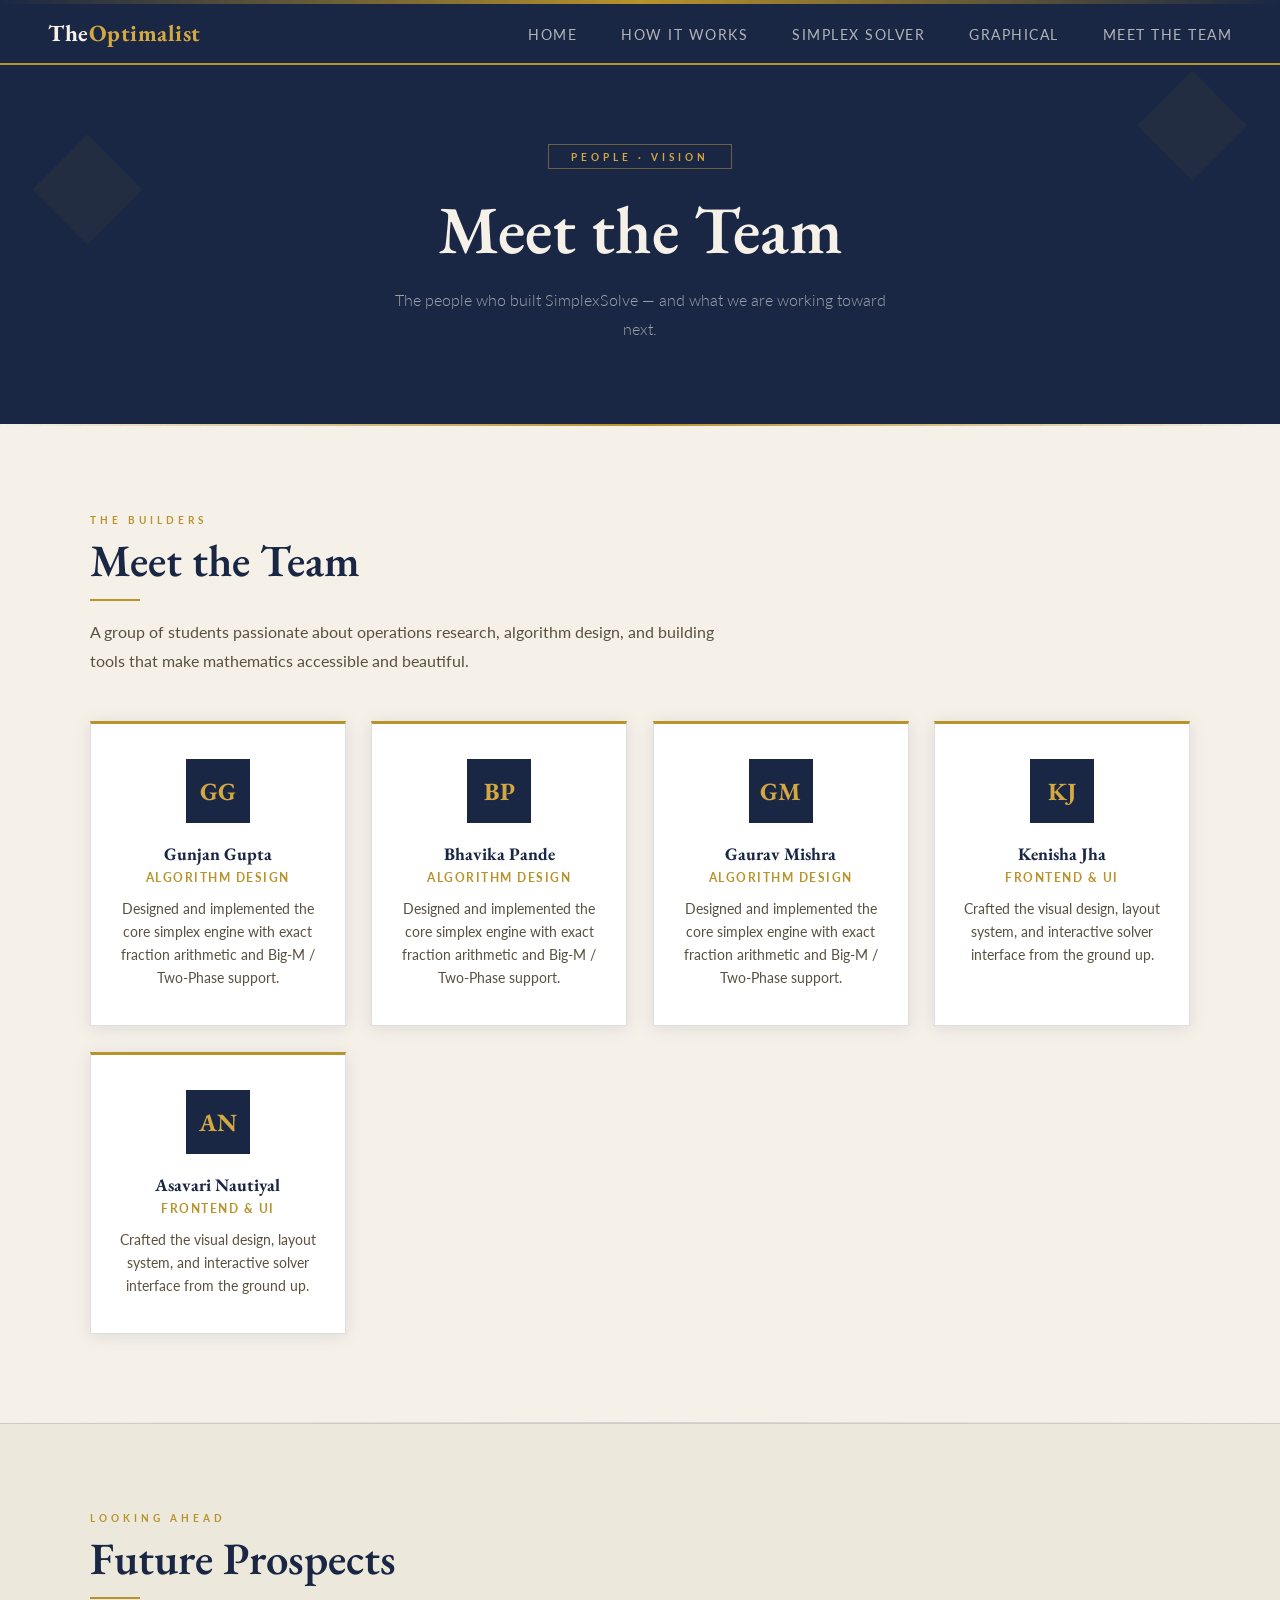
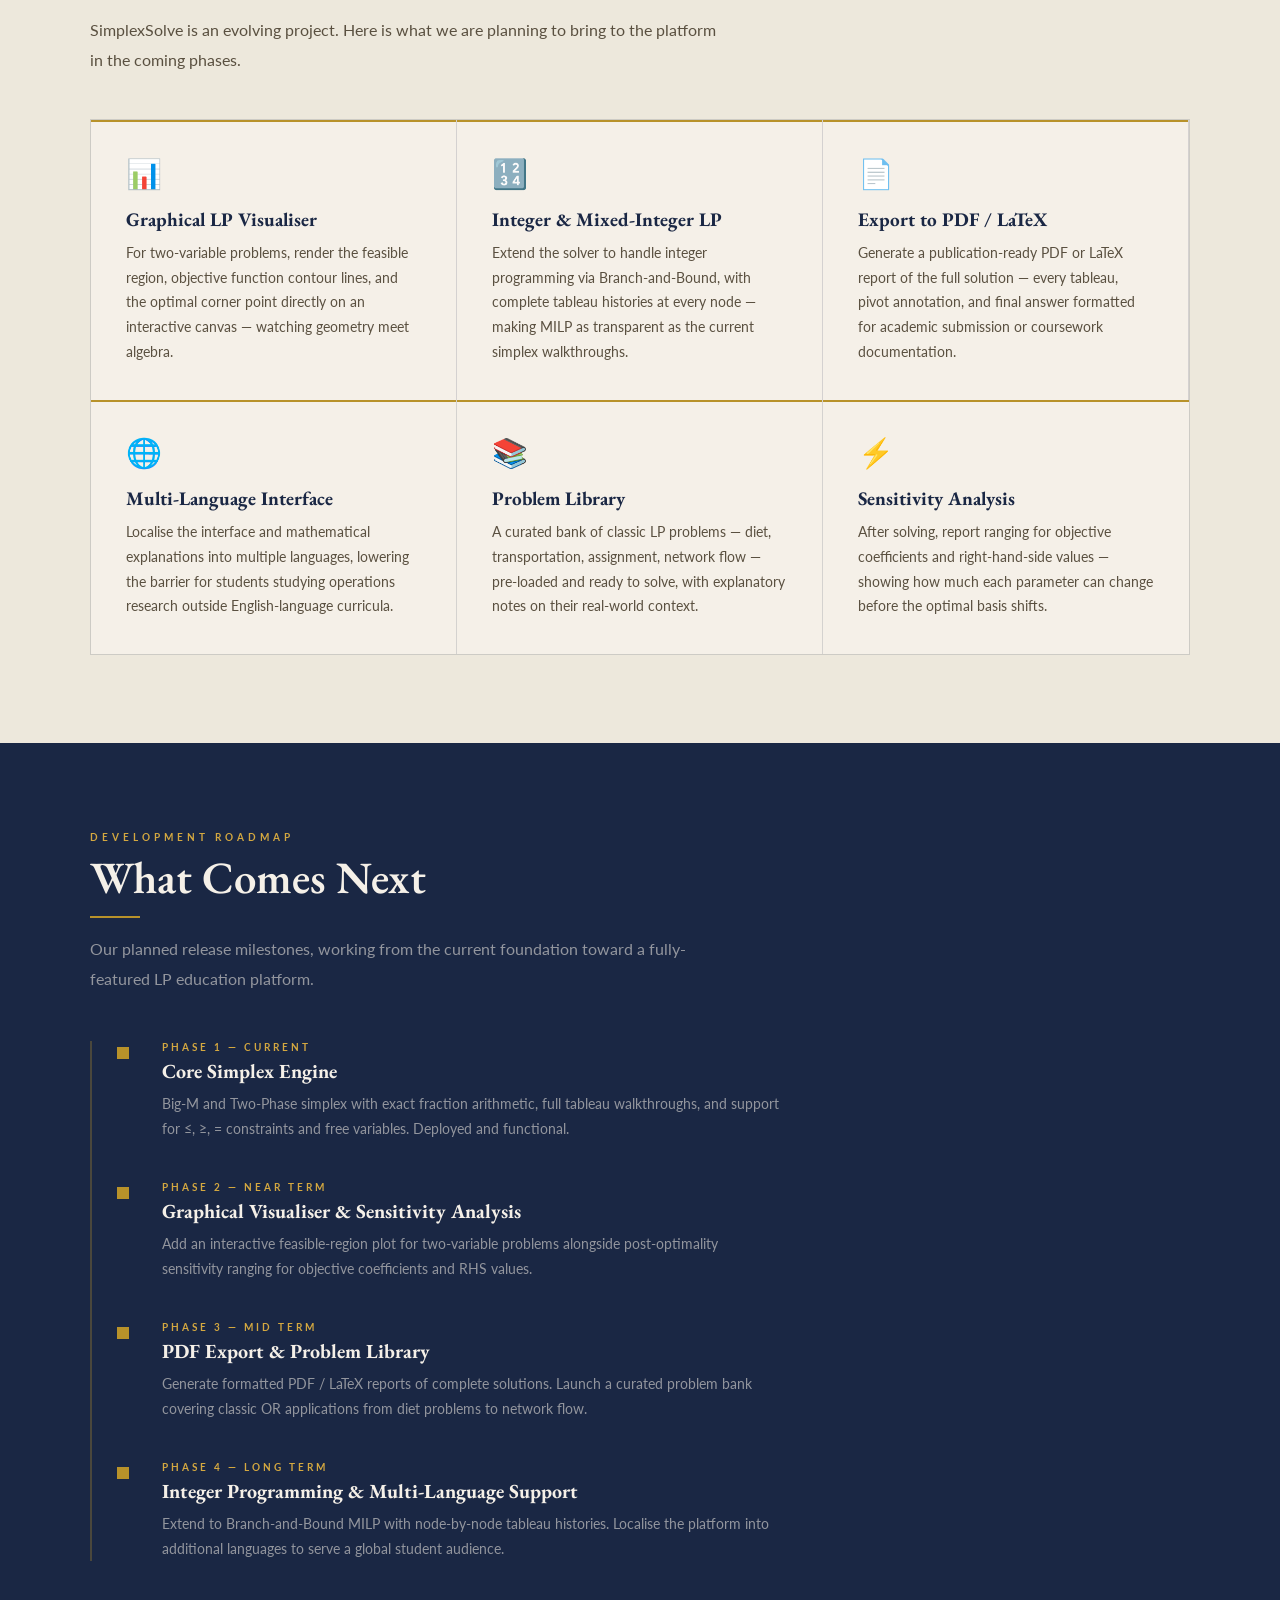
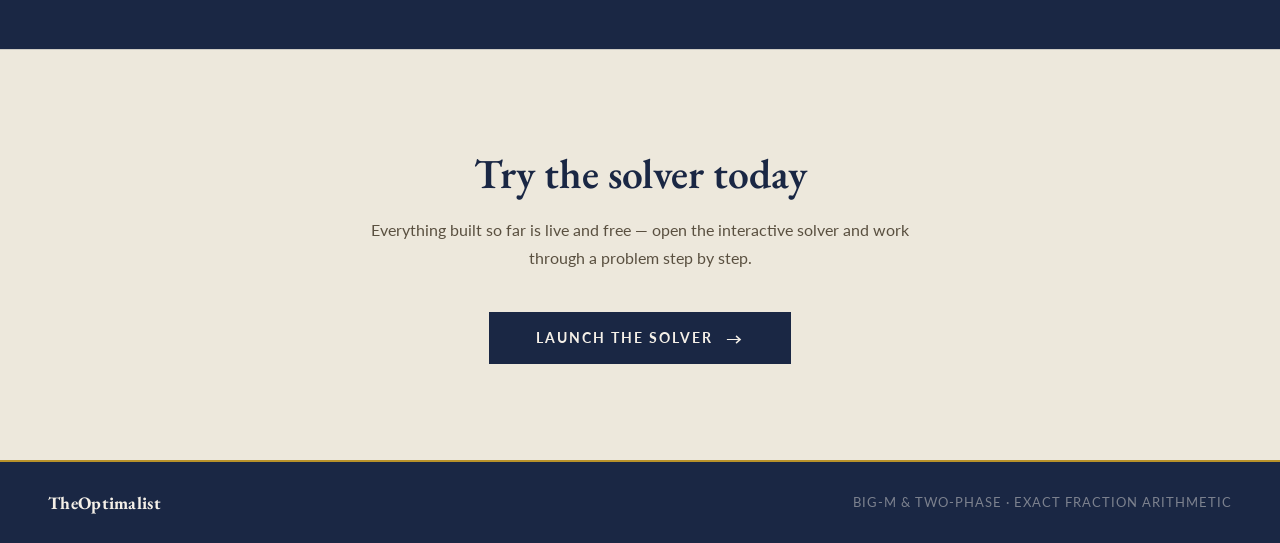
<file: team.html>
<!DOCTYPE html>
<html lang="en">
<head>
  <meta charset="UTF-8" />
  <meta name="viewport" content="width=device-width, initial-scale=1.0"/>
  <title>Meet the Team — SimplexSolve</title>
  <link rel="preconnect" href="https://fonts.googleapis.com">
  <link href="https://fonts.googleapis.com/css2?family=EB+Garamond:ital,wght@0,400;0,500;0,600;0,700;1,400;1,600&family=Source+Code+Pro:wght@400;500&family=Lato:wght@300;400;700&display=swap" rel="stylesheet">
  <style>
    *, *::before, *::after { box-sizing: border-box; margin: 0; padding: 0; }

    :root {
      --cream: #f5f0e8;
      --parchment: #ede8dc;
      --navy: #1a2744;
      --navy-mid: #2c3e6b;
      --gold: #b8922a;
      --gold-light: #d4a840;
      --gold-pale: #f0e0b0;
      --text: #1c1c1c;
      --muted: #5a5040;
      --rule: rgba(26,39,68,0.15);
      --shadow: 0 2px 16px rgba(26,39,68,0.1);
      --shadow-lg: 0 8px 40px rgba(26,39,68,0.14);
    }

    html { scroll-behavior: smooth; }

    body {
      font-family: 'Lato', sans-serif;
      color: var(--text);
      min-height: 100vh;
      background-color: var(--cream);
      background-image:
        linear-gradient(rgba(26,39,68,0.03) 1px, transparent 1px),
        linear-gradient(90deg, rgba(26,39,68,0.03) 1px, transparent 1px);
      background-size: 40px 40px;
      overflow-x: hidden;
    }

    body::before {
      content: '';
      position: fixed;
      top: 0; left: 0; right: 0;
      height: 4px;
      background: linear-gradient(90deg, var(--navy), var(--gold), var(--navy));
      z-index: 999;
    }

    /* ── NAV ── */
    nav {
      position: fixed; top: 4px; left: 0; right: 0; z-index: 100;
      display: flex; align-items: center; justify-content: space-between;
      padding: 0.9rem 3rem;
      background: var(--navy);
      border-bottom: 2px solid var(--gold);
    }
    .nav-logo {
      font-family: 'EB Garamond', serif;
      font-size: 1.45rem; font-weight: 700;
      color: var(--cream); letter-spacing: 0.5px;
      text-decoration: none;
    }
    .nav-logo span { color: var(--gold-light); }
    .nav-links a {
      text-decoration: none;
      color: rgba(245,240,232,0.7);
      font-size: 0.85rem; font-weight: 400;
      letter-spacing: 1.5px; text-transform: uppercase;
      margin-left: 2.5rem; transition: color 0.2s;
    }
    .nav-links a:hover, .nav-links a.active { color: var(--gold-light); }

    /* ── PAGE BANNER ── */
    .page-banner {
      padding: 9rem 2rem 5rem;
      background: var(--navy);
      text-align: center;
      position: relative;
      overflow: hidden;
    }
    .page-banner::before, .page-banner::after {
      content: '◆';
      position: absolute;
      font-size: 9rem;
      color: rgba(184,146,42,0.06);
      pointer-events: none;
    }
    .page-banner::before { top: 20%; left: 2rem; }
    .page-banner::after  { top: 5%;  right: 2rem; }

    .banner-tag {
      display: inline-block;
      border: 1px solid rgba(212,168,64,0.45);
      color: var(--gold-light);
      font-size: 0.65rem; font-weight: 700;
      letter-spacing: 4px; text-transform: uppercase;
      padding: 0.35rem 1.4rem;
      margin-bottom: 1.5rem;
    }
    .page-banner h1 {
      font-family: 'EB Garamond', serif;
      font-size: clamp(2.5rem, 6vw, 4.2rem);
      font-weight: 600; color: var(--cream); line-height: 1.1;
      margin-bottom: 1.2rem;
    }
    .page-banner h1 em { font-style: italic; color: var(--gold-light); }
    .page-banner p {
      font-size: 1rem; color: rgba(245,240,232,0.6);
      max-width: 520px; line-height: 1.8;
      margin: 0 auto; font-weight: 300;
    }
    .banner-rule {
      width: 100%; height: 2px;
      background: linear-gradient(90deg, transparent, var(--gold), transparent);
    }

    /* ── SHARED SECTION ── */
    section { position: relative; z-index: 1; }
    .section-inner { max-width: 1100px; margin: 0 auto; }
    .section-label {
      font-size: 0.65rem; letter-spacing: 4px;
      text-transform: uppercase; color: var(--gold);
      font-weight: 700; margin-bottom: 0.5rem;
    }
    .section-title {
      font-family: 'EB Garamond', serif;
      font-size: clamp(1.8rem, 4vw, 2.8rem);
      font-weight: 600; color: var(--navy); line-height: 1.2;
    }
    .section-title::after {
      content: '';
      display: block; width: 50px; height: 2px;
      background: var(--gold);
      margin-top: 0.7rem; margin-bottom: 1rem;
    }
    .section-desc {
      color: var(--muted); font-size: 1rem;
      line-height: 1.85; max-width: 640px; font-weight: 400;
    }

    /* ── TEAM SECTION ── */
    .team-section {
      padding: 5.5rem 2rem;
      background: var(--cream);
    }
    .team-grid {
      display: grid;
      grid-template-columns: repeat(auto-fit, minmax(200px, 1fr));
      gap: 1.6rem;
      margin-top: 2.8rem;
    }
    .team-card {
      background: #fff;
      border: 1px solid var(--rule);
      border-top: 3px solid var(--gold);
      padding: 2.2rem 1.8rem;
      text-align: center;
      box-shadow: var(--shadow);
      transition: box-shadow 0.25s, transform 0.25s;
    }
    .team-card:hover {
      box-shadow: var(--shadow-lg);
      transform: translateY(-4px);
    }
    .team-avatar {
      width: 64px; height: 64px;
      background: var(--navy);
      margin: 0 auto 1.2rem;
      display: flex; align-items: center; justify-content: center;
      font-family: 'EB Garamond', serif;
      font-size: 1.55rem; font-weight: 700;
      color: var(--gold-light);
    }
    .team-name {
      font-family: 'EB Garamond', serif;
      font-size: 1.1rem; font-weight: 700;
      color: var(--navy); margin-bottom: 0.3rem;
    }
    .team-role {
      font-size: 0.78rem; color: var(--gold);
      letter-spacing: 1.5px; text-transform: uppercase;
      font-weight: 700; margin-bottom: 0.8rem;
    }
    .team-bio {
      font-size: 0.85rem; color: var(--muted);
      line-height: 1.7;
    }

    /* ── DIVIDER ── */
    .section-divider {
      height: 1px;
      background: linear-gradient(90deg, transparent, var(--rule), transparent);
      margin: 0;
    }

    /* ── FUTURE PROSPECTS ── */
    .prospects-section {
      padding: 5.5rem 2rem;
      background: var(--parchment);
      border-top: 1px solid var(--rule);
    }

    .prospects-grid {
      display: grid;
      grid-template-columns: repeat(auto-fit, minmax(280px, 1fr));
      gap: 0;
      border: 1px solid var(--rule);
      margin-top: 2.8rem;
    }

    .prospect-card {
      background: var(--cream);
      border-right: 1px solid var(--rule);
      padding: 2.2rem;
      position: relative;
      transition: background 0.25s;
    }
    .prospect-card:last-child { border-right: none; }
    .prospect-card:hover { background: var(--gold-pale); }
    .prospect-card::before {
      content: '';
      position: absolute; top: 0; left: 0; right: 0;
      height: 2px; background: var(--gold);
    }

    .prospect-icon {
      font-size: 1.8rem;
      margin-bottom: 1rem;
      display: block;
    }
    .prospect-title {
      font-family: 'EB Garamond', serif;
      font-size: 1.2rem; font-weight: 700;
      color: var(--navy); margin-bottom: 0.6rem;
    }
    .prospect-text {
      font-size: 0.88rem; color: var(--muted);
      line-height: 1.75;
    }

    /* ── ROADMAP TIMELINE ── */
    .roadmap-section {
      padding: 5.5rem 2rem;
      background: var(--navy);
    }
    .roadmap-section .section-label { color: var(--gold-light); }
    .roadmap-section .section-title { color: var(--cream); }
    .roadmap-section .section-title::after { background: var(--gold); }
    .roadmap-section .section-desc { color: rgba(245,240,232,0.55); }

    .timeline {
      margin-top: 3rem;
      position: relative;
      padding-left: 2rem;
    }
    .timeline::before {
      content: '';
      position: absolute;
      left: 0; top: 0; bottom: 0;
      width: 2px;
      background: rgba(184,146,42,0.3);
    }

    .timeline-item {
      position: relative;
      padding: 0 0 2.5rem 2.5rem;
    }
    .timeline-item:last-child { padding-bottom: 0; }

    .timeline-item::before {
      content: '';
      position: absolute;
      left: -5px; top: 6px;
      width: 12px; height: 12px;
      background: var(--gold);
    }

    .timeline-phase {
      font-size: 0.65rem; font-weight: 700;
      letter-spacing: 3px; text-transform: uppercase;
      color: var(--gold-light); margin-bottom: 0.3rem;
    }
    .timeline-title {
      font-family: 'EB Garamond', serif;
      font-size: 1.25rem; font-weight: 700;
      color: var(--cream); margin-bottom: 0.5rem;
    }
    .timeline-desc {
      font-size: 0.88rem;
      color: rgba(245,240,232,0.55);
      line-height: 1.75; max-width: 620px;
    }

    /* ── CTA ── */
    .cta-section {
      padding: 6rem 2rem; text-align: center;
      background: var(--parchment);
      border-top: 1px solid var(--rule);
    }
    .cta-inner { max-width: 560px; margin: 0 auto; }
    .cta-section h2 {
      font-family: 'EB Garamond', serif;
      font-size: clamp(1.8rem, 4vw, 2.6rem);
      font-weight: 600; color: var(--navy); margin-bottom: 1rem;
    }
    .cta-section p {
      color: var(--muted); font-size: 1rem;
      margin-bottom: 2.5rem; line-height: 1.75;
    }
    .btn-primary {
      display: inline-flex; align-items: center; gap: 0.8rem;
      background: var(--navy); color: var(--cream);
      text-decoration: none; font-size: 0.85rem;
      font-weight: 700; letter-spacing: 2px; text-transform: uppercase;
      padding: 0.9rem 2.8rem; border: 2px solid var(--navy);
      transition: background 0.2s, color 0.2s, border-color 0.2s;
    }
    .btn-primary:hover { background: var(--gold); border-color: var(--gold); color: var(--navy); }
    .btn-arrow { font-size: 1rem; transition: transform 0.2s; }
    .btn-primary:hover .btn-arrow { transform: translateX(4px); }

    /* ── FOOTER ── */
    footer {
      padding: 1.8rem 3rem;
      display: flex; align-items: center; justify-content: space-between;
      background: var(--navy); border-top: 2px solid var(--gold);
      font-size: 0.8rem; color: rgba(245,240,232,0.45);
      letter-spacing: 1px; text-transform: uppercase;
    }
    footer .footer-logo {
      font-family: 'EB Garamond', serif; font-weight: 700;
      font-size: 1.1rem; color: var(--cream);
      letter-spacing: 0.3px; text-transform: none;
    }

    /* ── ANIMATIONS ── */
    .fade-up {
      opacity: 0; transform: translateY(24px);
      transition: opacity 0.7s ease, transform 0.7s ease;
    }
    .fade-up.visible { opacity: 1; transform: translateY(0); }

    @media (max-width: 600px) {
      nav { padding: 0.8rem 1.2rem; }
      .prospects-grid { border: none; gap: 1px; background: var(--rule); }
      .prospect-card { border-right: none; }
    }
  </style>
</head>
<body>

  <!-- NAV -->
  <nav>
    <a href="index.html" class="nav-logo">The<span>Optimalist</span></a>
    <div class="nav-links">
      <a href="index.html">Home</a>
      <a href="howitworks.html">How it Works</a>
      <a href="solver.html">Simplex Solver</a>
      <a href="graphical.html">Graphical</a>
      <a href="team.html">Meet the Team</a>
    </div>
  </nav>

  <!-- BANNER -->
  <div class="page-banner">
    <div class="banner-tag">People · Vision</div>
    <h1>Meet the Team</h1>
    <p>The people who built SimplexSolve — and what we are working toward next.</p>
  </div>
  <div class="banner-rule"></div>

  <!-- MEET THE TEAM -->
  <section class="team-section">
    <div class="section-inner">
      <div class="fade-up">
        <div class="section-label">The Builders</div>
        <h2 class="section-title">Meet the Team</h2>
        <p class="section-desc">A group of students passionate about operations research, algorithm design, and building tools that make mathematics accessible and beautiful.</p>
      </div>

      <div class="team-grid fade-up" style="transition-delay:0.12s" id="teamGrid">
        <!-- Populated by JS below -->
      </div>
    </div>
  </section>

  <div class="section-divider"></div>

  <!-- FUTURE PROSPECTS -->
  <section class="prospects-section">
    <div class="section-inner">
      <div class="fade-up">
        <div class="section-label">Looking Ahead</div>
        <h2 class="section-title">Future Prospects</h2>
        <p class="section-desc">SimplexSolve is an evolving project. Here is what we are planning to bring to the platform in the coming phases.</p>
      </div>

      <div class="prospects-grid fade-up" style="transition-delay:0.12s">
        <div class="prospect-card">
          <span class="prospect-icon">📊</span>
          <div class="prospect-title">Graphical LP Visualiser</div>
          <div class="prospect-text">For two-variable problems, render the feasible region, objective function contour lines, and the optimal corner point directly on an interactive canvas — watching geometry meet algebra.</div>
        </div>
        <div class="prospect-card">
          <span class="prospect-icon">🔢</span>
          <div class="prospect-title">Integer & Mixed-Integer LP</div>
          <div class="prospect-text">Extend the solver to handle integer programming via Branch-and-Bound, with complete tableau histories at every node — making MILP as transparent as the current simplex walkthroughs.</div>
        </div>
        <div class="prospect-card">
          <span class="prospect-icon">📄</span>
          <div class="prospect-title">Export to PDF / LaTeX</div>
          <div class="prospect-text">Generate a publication-ready PDF or LaTeX report of the full solution — every tableau, pivot annotation, and final answer formatted for academic submission or coursework documentation.</div>
        </div>
        <div class="prospect-card">
          <span class="prospect-icon">🌐</span>
          <div class="prospect-title">Multi-Language Interface</div>
          <div class="prospect-text">Localise the interface and mathematical explanations into multiple languages, lowering the barrier for students studying operations research outside English-language curricula.</div>
        </div>
        <div class="prospect-card">
          <span class="prospect-icon">📚</span>
          <div class="prospect-title">Problem Library</div>
          <div class="prospect-text">A curated bank of classic LP problems — diet, transportation, assignment, network flow — pre-loaded and ready to solve, with explanatory notes on their real-world context.</div>
        </div>
        <div class="prospect-card">
          <span class="prospect-icon">⚡</span>
          <div class="prospect-title">Sensitivity Analysis</div>
          <div class="prospect-text">After solving, report ranging for objective coefficients and right-hand-side values — showing how much each parameter can change before the optimal basis shifts.</div>
        </div>
      </div>
    </div>
  </section>

  <!-- ROADMAP TIMELINE -->
  <section class="roadmap-section">
    <div class="section-inner">
      <div class="fade-up">
        <div class="section-label">Development Roadmap</div>
        <h2 class="section-title">What Comes Next</h2>
        <p class="section-desc">Our planned release milestones, working from the current foundation toward a fully-featured LP education platform.</p>
      </div>

      <div class="timeline fade-up" style="transition-delay:0.12s">
        <div class="timeline-item">
          <div class="timeline-phase">Phase 1 — Current</div>
          <div class="timeline-title">Core Simplex Engine</div>
          <div class="timeline-desc">Big-M and Two-Phase simplex with exact fraction arithmetic, full tableau walkthroughs, and support for ≤, ≥, = constraints and free variables. Deployed and functional.</div>
        </div>
        <div class="timeline-item">
          <div class="timeline-phase">Phase 2 — Near Term</div>
          <div class="timeline-title">Graphical Visualiser & Sensitivity Analysis</div>
          <div class="timeline-desc">Add an interactive feasible-region plot for two-variable problems alongside post-optimality sensitivity ranging for objective coefficients and RHS values.</div>
        </div>
        <div class="timeline-item">
          <div class="timeline-phase">Phase 3 — Mid Term</div>
          <div class="timeline-title">PDF Export & Problem Library</div>
          <div class="timeline-desc">Generate formatted PDF / LaTeX reports of complete solutions. Launch a curated problem bank covering classic OR applications from diet problems to network flow.</div>
        </div>
        <div class="timeline-item">
          <div class="timeline-phase">Phase 4 — Long Term</div>
          <div class="timeline-title">Integer Programming & Multi-Language Support</div>
          <div class="timeline-desc">Extend to Branch-and-Bound MILP with node-by-node tableau histories. Localise the platform into additional languages to serve a global student audience.</div>
        </div>
      </div>
    </div>
  </section>

  <!-- CTA -->
  <section class="cta-section">
    <div class="cta-inner fade-up">
      <h2>Try the solver today</h2>
      <p>Everything built so far is live and free — open the interactive solver and work through a problem step by step.</p>
      <a href="solver.html" class="btn-primary">
        Launch the Solver <span class="btn-arrow">→</span>
      </a>
    </div>
  </section>

  <!-- FOOTER -->
  <footer>
    <div class="footer-logo">TheOptimalist</div>
    <div>Big-M &amp; Two-Phase · Exact Fraction Arithmetic</div>
  </footer>

  <script>
    const TEAM = [
      { name: "Gunjan Gupta", role: "Algorithm Design",   bio: "Designed and implemented the core simplex engine with exact fraction arithmetic and Big-M / Two-Phase support." },
      { name: "Bhavika Pande", role: "Algorithm Design",  bio: "Designed and implemented the core simplex engine with exact fraction arithmetic and Big-M / Two-Phase support." },
      { name: "Gaurav Mishra", role: "Algorithm Design",  bio: "Designed and implemented the core simplex engine with exact fraction arithmetic and Big-M / Two-Phase support." },
      { name: "Kenisha Jha", role: "Frontend & UI",      bio: "Crafted the visual design, layout system, and interactive solver interface from the ground up." },
      { name: "Asavari Nautiyal", role: "Frontend & UI",      bio: "Crafted the visual design, layout system, and interactive solver interface from the ground up." }
    ];

    (function buildTeam() {
      const grid = document.getElementById('teamGrid');
      TEAM.forEach(m => {
        const initials = m.name.split(' ').map(w => w[0]).join('').slice(0,2);
        grid.innerHTML += `
          <div class="team-card">
            <div class="team-avatar">${initials}</div>
            <div class="team-name">${m.name}</div>
            <div class="team-role">${m.role}</div>
            <div class="team-bio">${m.bio}</div>
          </div>`;
      });
    })();

    const observer = new IntersectionObserver((entries) => {
      entries.forEach(e => { if (e.isIntersecting) e.target.classList.add('visible'); });
    }, { threshold: 0.1 });
    document.querySelectorAll('.fade-up').forEach(el => observer.observe(el));
  </script>
</body>
</html>
</file>
